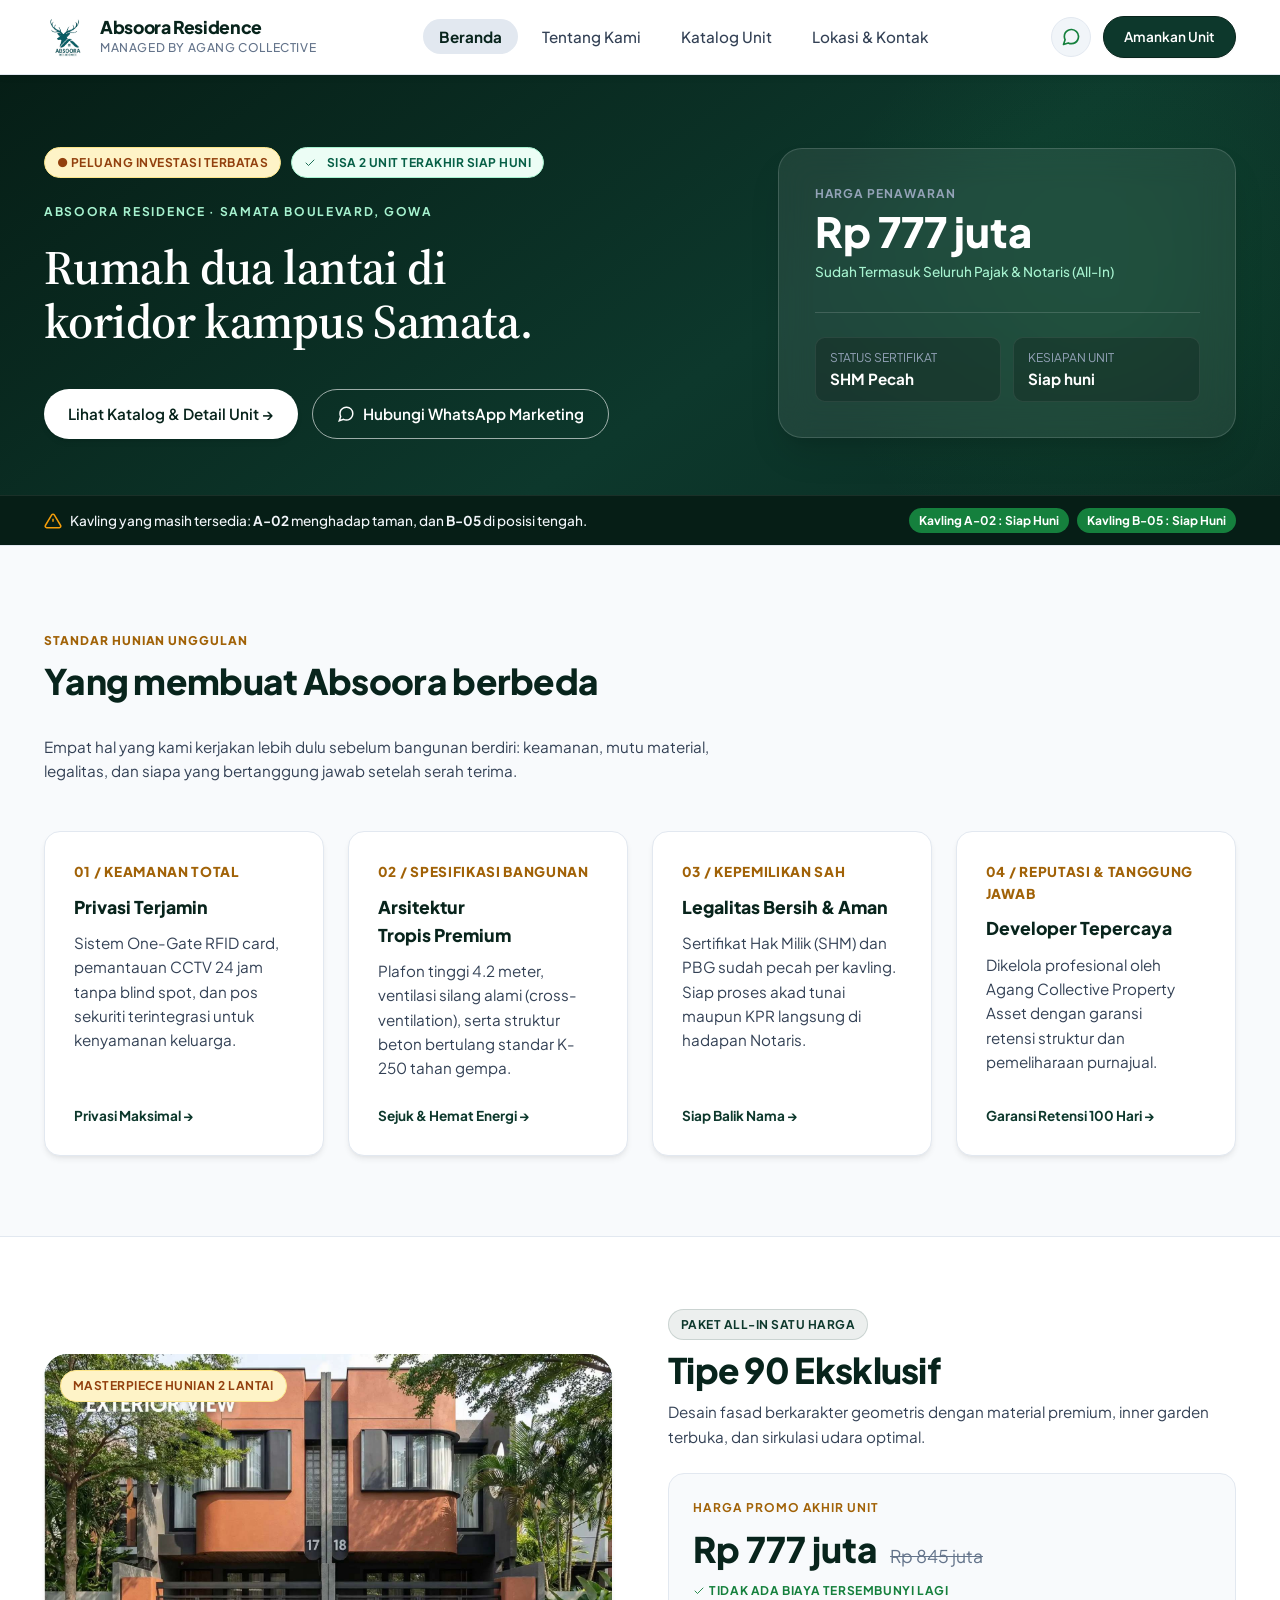
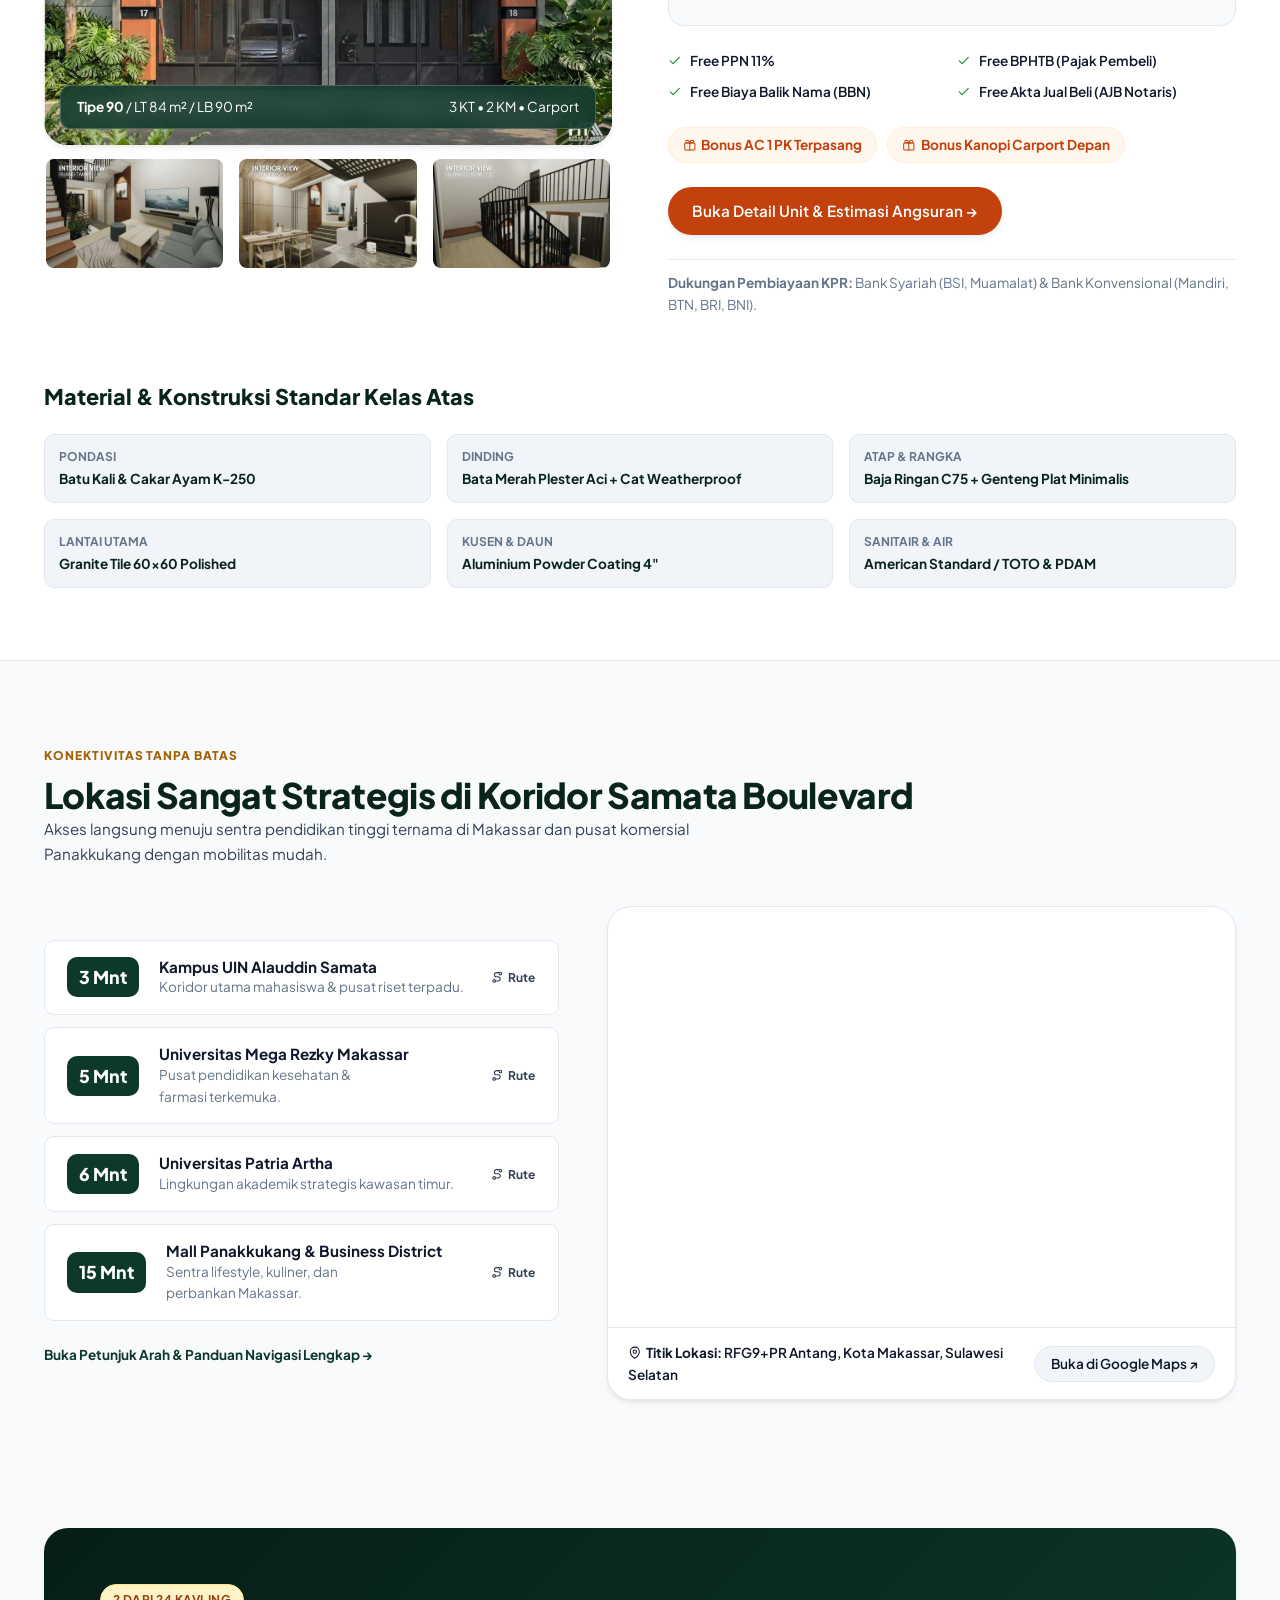
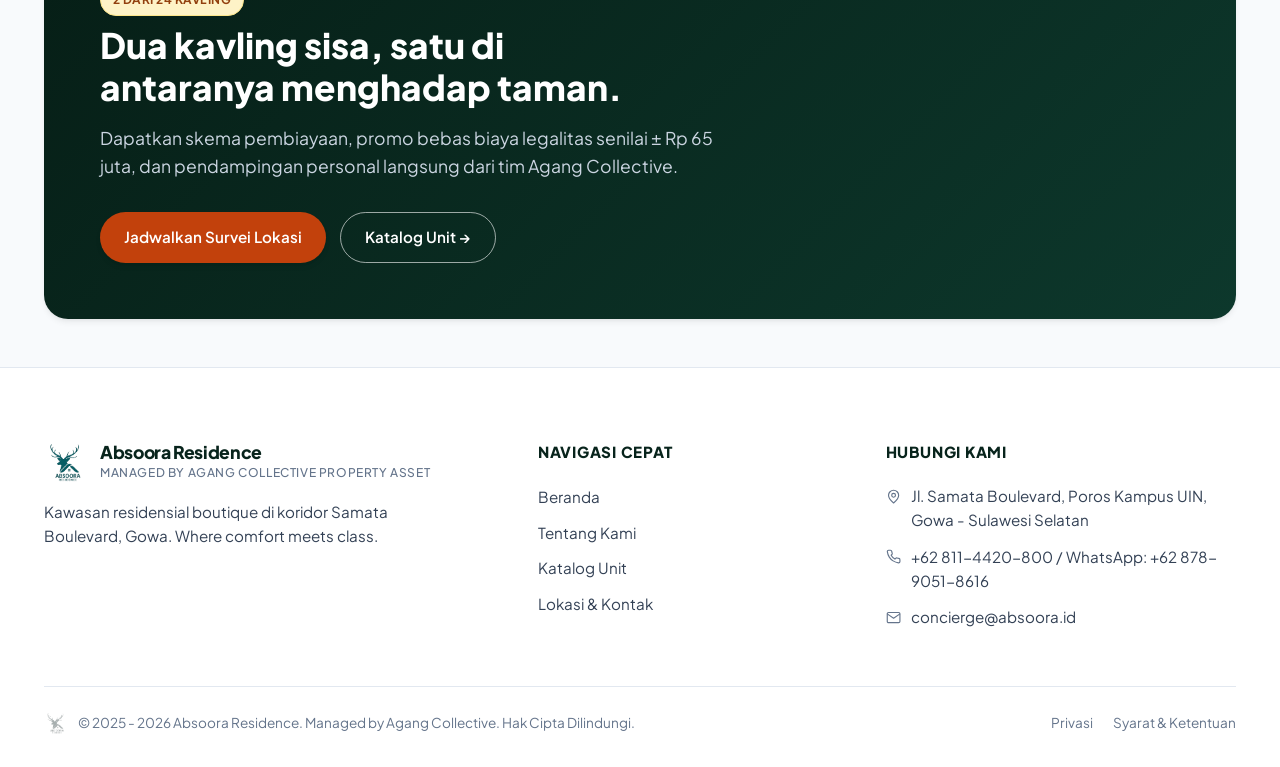
<file: index.html>
<!DOCTYPE html>
<html lang="id">
<head>
  <meta charset="UTF-8">
  <meta name="viewport" content="width=device-width, initial-scale=1.0">
  <title>Absoora Residence | Where Comfort Meets Class - Samata Boulevard Gowa</title>
  <meta name="description" content="Cluster 2 lantai Tipe 90 di Samata Boulevard, Gowa - Makassar. Tersedia 2 unit siap huni, SHM pecah, harga all-in Rp 777 juta.">
  <link rel="icon" type="image/png" href="assets/images/logo.png">
  <link rel="stylesheet" href="assets/css/style.css">
</head>
<body>

  <!-- Site Header -->
  <header class="site-header">
    <div class="container header-container">
      <a href="index.html" class="header-brand">
        <img src="assets/images/logo.png" alt="Logo Absoora Residence" class="brand-logo-img">
        <div class="brand-info">
          <span class="brand-name">Absoora Residence</span>
          <span class="brand-sub">Managed by Agang Collective</span>
        </div>
      </a>

      <!-- Desktop & Mobile Navigation -->
      <nav class="header-nav" id="nav-menu-list">
        <ul class="nav-list">
          <li><a href="index.html" class="nav-link active">Beranda</a></li>
          <li><a href="tentang-kami.html" class="nav-link">Tentang Kami</a></li>
          <li><a href="katalog-unit.html" class="nav-link">Katalog Unit</a></li>
          <li><a href="lokasi-kontak.html" class="nav-link">Lokasi & Kontak</a></li>
        </ul>
      </nav>

      <!-- Header Action Buttons -->
      <div class="header-actions">
        <a href="https://wa.me/6287890518616?text=Halo%20kak,%20Saya%20ingin%20info%20lebih%20lanjut%20tentang%20Absoora%20Residence" target="_blank" rel="noopener noreferrer" class="btn-icon-wa" title="Chat WhatsApp Marketing">
          <svg width="20" height="20" viewBox="0 0 24 24" fill="none" stroke="currentColor" stroke-width="2" stroke-linecap="round" stroke-linejoin="round"><path d="M21 11.5a8.38 8.38 0 0 1-.9 3.8 8.5 8.5 0 0 1-7.6 4.7 8.38 8.38 0 0 1-3.8-.9L3 21l1.9-5.7a8.38 8.38 0 0 1-.9-3.8 8.5 8.5 0 0 1 4.7-7.6 8.38 8.38 0 0 1 3.8-.9h.5a8.48 8.48 0 0 1 8 8v.5z"/></svg>
        </a>
        <a href="https://wa.me/6287890518616?text=Halo%20kak,,%20saya%20ingin%20amankan%20rumah%20tipe%2090%20Absoora%20Residence" target="_blank" rel="noopener noreferrer" class="btn-header-cta">
          Amankan Unit
        </a>
        <button class="nav-toggle" id="nav-toggle-btn" aria-label="Toggle Menu">
          <span class="ico" data-icon="menu"></span>
        </button>
      </div>
    </div>
  </header>

  <main>
    <!-- Hero Section -->
    <section class="hero-section">
      <div class="container">
        <div class="hero-grid">
          <div class="hero-content">
            <div class="hero-badges">
              <span class="badge badge-warning">● Peluang Investasi Terbatas</span>
              <span class="badge badge-success"><span class="ico" data-icon="check"></span>Sisa 2 Unit Terakhir Siap Huni</span>
            </div>
            <p class="hero-eyebrow">Absoora Residence · Samata Boulevard, Gowa</p>
            <h1 class="hero-title">Rumah dua lantai di koridor kampus Samata.</h1>
            <div class="hero-ctas">
              <a href="katalog-unit.html" class="btn btn-white">
                Lihat Katalog & Detail Unit →
              </a>
              <a href="https://wa.me/6287890518616?text=Halo%20kak,%20Saya%20ingin%20info%20lebih%20lanjut%20tentang%20Absoora%20Residence" target="_blank" rel="noopener noreferrer" class="btn btn-outline-white">
                <svg width="18" height="18" viewBox="0 0 24 24" fill="none" stroke="currentColor" stroke-width="2"><path d="M21 11.5a8.38 8.38 0 0 1-.9 3.8 8.5 8.5 0 0 1-7.6 4.7 8.38 8.38 0 0 1-3.8-.9L3 21l1.9-5.7a8.38 8.38 0 0 1-.9-3.8 8.5 8.5 0 0 1 4.7-7.6 8.38 8.38 0 0 1 3.8-.9h.5a8.48 8.48 0 0 1 8 8v.5z"/></svg>
                Hubungi WhatsApp Marketing
              </a>
            </div>
          </div>

          <!-- Floating Price Card -->
          <div class="hero-price-card">
            <div class="price-card-label">Harga penawaran</div>
            <div class="price-card-amount">Rp 777 juta</div>
            <div class="price-card-sub">Sudah Termasuk Seluruh Pajak & Notaris (All-In)</div>
            <div class="price-status-grid">
              <div class="status-cell">
                <div class="status-label">Status Sertifikat</div>
                <div class="status-value">SHM Pecah</div>
              </div>
              <div class="status-cell">
                <div class="status-label">Kesiapan Unit</div>
                <div class="status-value">Siap huni</div>
              </div>
            </div>
          </div>
        </div>
      </div>
    </section>

    <!-- Alert Bar under Hero -->
    <div class="hero-alert-bar">
      <div class="container alert-bar-inner">
        <div class="alert-message">
          <svg width="18" height="18" viewBox="0 0 24 24" fill="none" stroke="#f59e0b" stroke-width="2"><path d="M10.29 3.86L1.82 18a2 2 0 0 0 1.71 3h16.94a2 2 0 0 0 1.71-3L13.71 3.86a2 2 0 0 0-3.42 0z"/><line x1="12" y1="9" x2="12" y2="13"/><line x1="12" y1="17" x2="12.01" y2="17"/></svg>
          <span>Kavling yang masih tersedia: <strong>A-02</strong> menghadap taman, dan <strong>B-05</strong> di posisi tengah.</span>
        </div>
        <div class="alert-tags">
          <span class="unit-tag">Kavling A-02 : Siap Huni</span>
          <span class="unit-tag">Kavling B-05 : Siap Huni</span>
        </div>
      </div>
    </div>

    <!-- Section 4 pilar keunggulan -->
    <section class="section-pillars">
      <div class="container">
        <div class="pillars-header">
          <div>
            <span class="section-tag">Standar Hunian Unggulan</span>
            <h2 class="section-title">Yang membuat Absoora berbeda</h2>
          </div>
          <p class="section-desc">
            Empat hal yang kami kerjakan lebih dulu sebelum bangunan berdiri: keamanan, mutu material, legalitas, dan siapa yang bertanggung jawab setelah serah terima.
          </p>
        </div>

        <div class="pillars-grid">
          <!-- Card 1 -->
          <div class="pillar-card">
            <div>
              <div class="pillar-num">01 / Keamanan Total</div>
              <h3 class="pillar-title">Privasi Terjamin</h3>
              <p class="pillar-text">Sistem One-Gate RFID card, pemantauan CCTV 24 jam tanpa blind spot, dan pos sekuriti terintegrasi untuk kenyamanan keluarga.</p>
            </div>
            <a href="tentang-kami.html" class="pillar-link">Privasi Maksimal →</a>
          </div>

          <!-- Card 2 -->
          <div class="pillar-card">
            <div>
              <div class="pillar-num">02 / Spesifikasi Bangunan</div>
              <h3 class="pillar-title">Arsitektur Tropis Premium</h3>
              <p class="pillar-text">Plafon tinggi 4.2 meter, ventilasi silang alami (cross-ventilation), serta struktur beton bertulang standar K-250 tahan gempa.</p>
            </div>
            <a href="detail-unit.html" class="pillar-link">Sejuk & Hemat Energi →</a>
          </div>

          <!-- Card 3 -->
          <div class="pillar-card">
            <div>
              <div class="pillar-num">03 / Kepemilikan Sah</div>
              <h3 class="pillar-title">Legalitas Bersih & Aman</h3>
              <p class="pillar-text">Sertifikat Hak Milik (SHM) dan PBG sudah pecah per kavling. Siap proses akad tunai maupun KPR langsung di hadapan Notaris.</p>
            </div>
            <a href="katalog-unit.html" class="pillar-link">Siap Balik Nama →</a>
          </div>

          <!-- Card 4 -->
          <div class="pillar-card">
            <div>
              <div class="pillar-num">04 / Reputasi & Tanggung Jawab</div>
              <h3 class="pillar-title">Developer Tepercaya</h3>
              <p class="pillar-text">Dikelola profesional oleh Agang Collective Property Asset dengan garansi retensi struktur dan pemeliharaan purnajual.</p>
            </div>
            <a href="tentang-kami.html" class="pillar-link">Garansi Retensi 100 Hari →</a>
          </div>
        </div>
      </div>
    </section>

    <!-- Masterpiece Unit Section (Tipe 90 Eksklusif) -->
    <section class="section-unit-highlight">
      <div class="container">
        <div class="unit-showcase-grid">
          <!-- Media Column -->
          <div class="showcase-media">
            <div class="media-main-wrap">
              <img src="assets/images/hero-front.jpg" alt="Tampak Depan Rumah Tipe 90 Absoora Residence">
              <span class="badge badge-warning media-tag-overlay">Masterpiece Hunian 2 Lantai</span>
              <div class="media-specs-overlay">
                <span><strong>Tipe 90</strong> / LT 84 m² / LB 90 m²</span>
                <span>3 KT • 2 KM • Carport</span>
              </div>
            </div>
            <div class="media-thumbs">
              <a href="detail-unit.html" class="media-thumb-btn" title="Ruang Tamu">
                <img src="assets/images/living-room.jpg" alt="Interior Living Room">
              </a>
              <a href="detail-unit.html" class="media-thumb-btn" title="Ruang Makan & Dapur">
                <img src="assets/images/dining-room.jpg" alt="Ruang Makan">
              </a>
              <a href="detail-unit.html" class="media-thumb-btn" title="Selasar Lantai 2">
                <img src="assets/images/second-floor.jpg" alt="Selasar Lantai 2">
              </a>
            </div>
          </div>

          <!-- Details Column -->
          <div class="showcase-details">
            <div>
              <span class="badge badge-dark">Paket All-In Satu Harga</span>
              <h2 class="section-title mt-8">Tipe 90 Eksklusif</h2>
              <p class="section-desc mt-8">
                Desain fasad berkarakter geometris dengan material premium, inner garden terbuka, dan sirkulasi udara optimal.
              </p>
            </div>

            <div class="unit-promo-price-box">
              <div class="promo-label">Harga Promo Akhir Unit</div>
              <div class="promo-price-row">
                <span class="promo-price">Rp 777 juta</span>
                <span class="original-price">Rp 845 juta</span>
              </div>
              <div class="promo-note"><span class="ico" data-icon="check"></span>TIDAK ADA BIAYA TERSEMBUNYI LAGI</div>
            </div>

            <!-- Benefits Checklist -->
            <div class="promo-benefits-grid">
              <div class="benefit-item">
                <span class="benefit-check"><span class="ico" data-icon="check"></span></span> Free PPN 11%
              </div>
              <div class="benefit-item">
                <span class="benefit-check"><span class="ico" data-icon="check"></span></span> Free BPHTB (Pajak Pembeli)
              </div>
              <div class="benefit-item">
                <span class="benefit-check"><span class="ico" data-icon="check"></span></span> Free Biaya Balik Nama (BBN)
              </div>
              <div class="benefit-item">
                <span class="benefit-check"><span class="ico" data-icon="check"></span></span> Free Akta Jual Beli (AJB Notaris)
              </div>
            </div>

            <div class="bonus-pills">
              <span class="bonus-pill"><span class="ico" data-icon="gift"></span>Bonus AC 1 PK Terpasang</span>
              <span class="bonus-pill"><span class="ico" data-icon="gift"></span>Bonus Kanopi Carport Depan</span>
            </div>

            <div>
              <a href="detail-unit.html" class="btn btn-primary-orange">
                Buka Detail Unit & Estimasi Angsuran →
              </a>
            </div>

            <!-- Bank Financing Note -->
            <div style="font-size: var(--fs-sm); color: var(--color-text-muted); border-top: 1px solid var(--border-light); padding-top: 12px">
              <strong>Dukungan Pembiayaan KPR:</strong> Bank Syariah (BSI, Muamalat) & Bank Konvensional (Mandiri, BTN, BRI, BNI).
            </div>
          </div>
        </div>

        <!-- Material & Construction Specs Row -->
        <div class="mt-64">
          <h3 style="font-size: var(--fs-lg); font-weight: 800; color: var(--color-primary-dark); margin-bottom: 1.25rem">
            Material & Konstruksi Standar Kelas Atas
          </h3>
          <div class="material-specs-grid">
            <div class="material-spec-card">
              <div class="material-spec-title">Pondasi</div>
              <div class="material-spec-val">Batu Kali & Cakar Ayam K-250</div>
            </div>
            <div class="material-spec-card">
              <div class="material-spec-title">Dinding</div>
              <div class="material-spec-val">Bata Merah Plester Aci + Cat Weatherproof</div>
            </div>
            <div class="material-spec-card">
              <div class="material-spec-title">Atap & Rangka</div>
              <div class="material-spec-val">Baja Ringan C75 + Genteng Plat Minimalis</div>
            </div>
            <div class="material-spec-card">
              <div class="material-spec-title">Lantai Utama</div>
              <div class="material-spec-val">Granite Tile 60×60 Polished</div>
            </div>
            <div class="material-spec-card">
              <div class="material-spec-title">Kusen & Daun</div>
              <div class="material-spec-val">Aluminium Powder Coating 4"</div>
            </div>
            <div class="material-spec-card">
              <div class="material-spec-title">Sanitair & Air</div>
              <div class="material-spec-val">American Standard / TOTO & PDAM</div>
            </div>
          </div>
        </div>
      </div>
    </section>

    <!-- Connectivity & Google Maps Embed Section -->
    <section class="section-connectivity">
      <div class="container">
        <div>
          <span class="section-tag">Konektivitas Tanpa Batas</span>
          <h2 class="section-title">Lokasi Sangat Strategis di Koridor Samata Boulevard</h2>
          <p class="section-desc">
            Akses langsung menuju sentra pendidikan tinggi ternama di Makassar dan pusat komersial Panakkukang dengan mobilitas mudah.
          </p>
        </div>

        <div class="connectivity-grid">
          <!-- Left: Commute times -->
          <div class="commute-cards-list">
            <a class="commute-card" href="https://www.google.com/maps/dir/?api=1&origin=Kampus%202%20UIN%20Alauddin%20Makassar%20Samata&destination=-5.1714583%2C119.4711739&travelmode=driving" target="_blank" rel="noopener noreferrer" title="Buka rute dari Kampus 2 UIN Alauddin Makassar Samata ke Absoora Residence">
              <div class="commute-time-badge">3 Mnt</div>
              <div class="commute-info">
                <h4>Kampus UIN Alauddin Samata</h4>
                <p>Koridor utama mahasiswa & pusat riset terpadu.</p>
              </div>
            <span class="commute-route-hint"><span class="ico" data-icon="route"></span>Rute</span></a>
            <a class="commute-card" href="https://www.google.com/maps/dir/?api=1&origin=Universitas%20Mega%20Rezky%20Makassar&destination=-5.1714583%2C119.4711739&travelmode=driving" target="_blank" rel="noopener noreferrer" title="Buka rute dari Universitas Mega Rezky Makassar ke Absoora Residence">
              <div class="commute-time-badge">5 Mnt</div>
              <div class="commute-info">
                <h4>Universitas Mega Rezky Makassar</h4>
                <p>Pusat pendidikan kesehatan & farmasi terkemuka.</p>
              </div>
            <span class="commute-route-hint"><span class="ico" data-icon="route"></span>Rute</span></a>
            <a class="commute-card" href="https://www.google.com/maps/dir/?api=1&origin=Universitas%20Patria%20Artha%20Makassar&destination=-5.1714583%2C119.4711739&travelmode=driving" target="_blank" rel="noopener noreferrer" title="Buka rute dari Universitas Patria Artha Makassar ke Absoora Residence">
              <div class="commute-time-badge">6 Mnt</div>
              <div class="commute-info">
                <h4>Universitas Patria Artha</h4>
                <p>Lingkungan akademik strategis kawasan timur.</p>
              </div>
            <span class="commute-route-hint"><span class="ico" data-icon="route"></span>Rute</span></a>
            <a class="commute-card" href="https://www.google.com/maps/dir/?api=1&origin=Mall%20Panakkukang%20Makassar&destination=-5.1714583%2C119.4711739&travelmode=driving" target="_blank" rel="noopener noreferrer" title="Buka rute dari Mall Panakkukang Makassar ke Absoora Residence">
              <div class="commute-time-badge">15 Mnt</div>
              <div class="commute-info">
                <h4>Mall Panakkukang & Business District</h4>
                <p>Sentra lifestyle, kuliner, dan perbankan Makassar.</p>
              </div>
            <span class="commute-route-hint"><span class="ico" data-icon="route"></span>Rute</span></a>
            <div class="mt-8">
              <a style="font-weight: 700" href="lokasi-kontak.html" class="pillar-link">
                Buka Petunjuk Arah & Panduan Navigasi Lengkap →
              </a>
            </div>
          </div>

          <!-- Right: Interactive Google Maps Embed -->
          <div class="map-embed-wrapper">
            <!-- Embed Interactive Google Maps for Absoora (Antang / Samata) -->
            <iframe
              class="map-iframe"
              src="https://maps.google.com/maps?q=-5.1731788,119.4695516&hl=id&z=15&output=embed"
              allowfullscreen=""
              loading="lazy"
              referrerpolicy="no-referrer-when-downgrade"
              title="Peta Interaktif Lokasi Absoora Residence">
            </iframe>
            <div class="map-floating-bar">
              <div class="map-bar-text">
                <span class="ico" data-icon="pin"></span><strong>Titik Lokasi:</strong> RFG9+PR Antang, Kota Makassar, Sulawesi Selatan
              </div>
              <a style="padding: 6px 16px; font-size: var(--fs-sm)" href="https://maps.app.goo.gl/V78zn9myAa6kSxkH8" target="_blank" rel="noopener noreferrer" class="btn btn-secondary">
                Buka di Google Maps ↗
              </a>
            </div>
          </div>
        </div>
      </div>
    </section>

    <!-- Pre-Footer Call to Action Banner -->
    <div class="container">
      <div class="pre-footer-banner">
        <div class="pre-footer-content">
          <span class="badge badge-warning">2 dari 24 kavling</span>
          <h2 class="pre-footer-title">Dua kavling sisa, satu di antaranya menghadap taman.</h2>
          <p class="pre-footer-desc">
            Dapatkan skema pembiayaan, promo bebas biaya legalitas senilai ± Rp 65 juta, dan pendampingan personal langsung dari tim Agang Collective.
          </p>
          <div class="pre-footer-actions">
            <!-- Tombol 'Jadwalkan Survei Lokasi' sesuai arahan prompt -->
            <a href="https://wa.me/6287890518616?text=Halo%20kak,%20ingin%20Survei%20Lokasi%20rumah%20Absoora%20Residence%20bersama%20kakak" target="_blank" rel="noopener noreferrer" class="btn btn-primary-orange">
              Jadwalkan Survei Lokasi
            </a>
            <!-- Tombol 'Katalog Unit' langsung menuju halaman Katalog Unit -->
            <a href="katalog-unit.html" class="btn btn-outline-white">
              Katalog Unit →
            </a>
          </div>
        </div>
      </div>
    </div>
  </main>

  <!-- Site Footer -->
  <footer class="site-footer">
    <div class="container">
      <div class="footer-grid">
        <!-- Col 1: Brand Info -->
        <div>
          <div class="header-brand mb-16">
            <img src="assets/images/logo.png" alt="Logo Absoora" class="brand-logo-img">
            <div class="brand-info">
              <span class="brand-name">Absoora Residence</span>
              <span class="brand-sub">Managed by Agang Collective Property Asset</span>
            </div>
          </div>
          <p class="footer-blurb">
            Kawasan residensial boutique di koridor Samata Boulevard, Gowa. Where comfort meets class.
          </p>
        </div>

        <!-- Col 2: Navigasi Cepat -->
        <div>
          <h4 class="footer-col-title">Navigasi Cepat</h4>
          <ul class="footer-links-list">
            <li><a href="index.html" class="footer-link">Beranda</a></li>
            <li><a href="tentang-kami.html" class="footer-link">Tentang Kami</a></li>
            <li><a href="katalog-unit.html" class="footer-link">Katalog Unit</a></li>
            <li><a href="lokasi-kontak.html" class="footer-link">Lokasi & Kontak</a></li>
          </ul>
        </div>

        <!-- Col 3: Hubungi Kami -->
        <div>
          <h4 class="footer-col-title">Hubungi Kami</h4>
          <div class="footer-contact-items">
            <div class="footer-contact-row">
              <span><span class="ico" data-icon="pin"></span></span>
              <span>Jl. Samata Boulevard, Poros Kampus UIN, Gowa - Sulawesi Selatan</span>
            </div>
            <div class="footer-contact-row">
              <span><span class="ico" data-icon="phone"></span></span>
              <span>+62 811-4420-800 / WhatsApp: +62 878-9051-8616</span>
            </div>
            <div class="footer-contact-row">
              <span><span class="ico" data-icon="mail"></span></span>
              <span>concierge@absoora.id</span>
            </div>
          </div>
        </div>
      </div>

      <!-- Footer Bottom Bar with Watermark kecil -->
      <div class="footer-bottom-bar">
        <div class="footer-watermark-wrap">
          <img src="assets/images/logo.png" alt="Watermark Absoora Residence" class="footer-watermark-logo" title="Absoora Residence Watermark">
          <span>© 2025 - 2026 Absoora Residence. Managed by Agang Collective. Hak Cipta Dilindungi.</span>
        </div>
        <div class="footer-legal-links">
          <a href="legal.html#privasi">Privasi</a>
          <a href="legal.html#syarat">Syarat &amp; Ketentuan</a>
        </div>
      </div>
    </div>
  </footer>

  <script src="assets/js/main.js"></script>
</body>
</html>
</file>
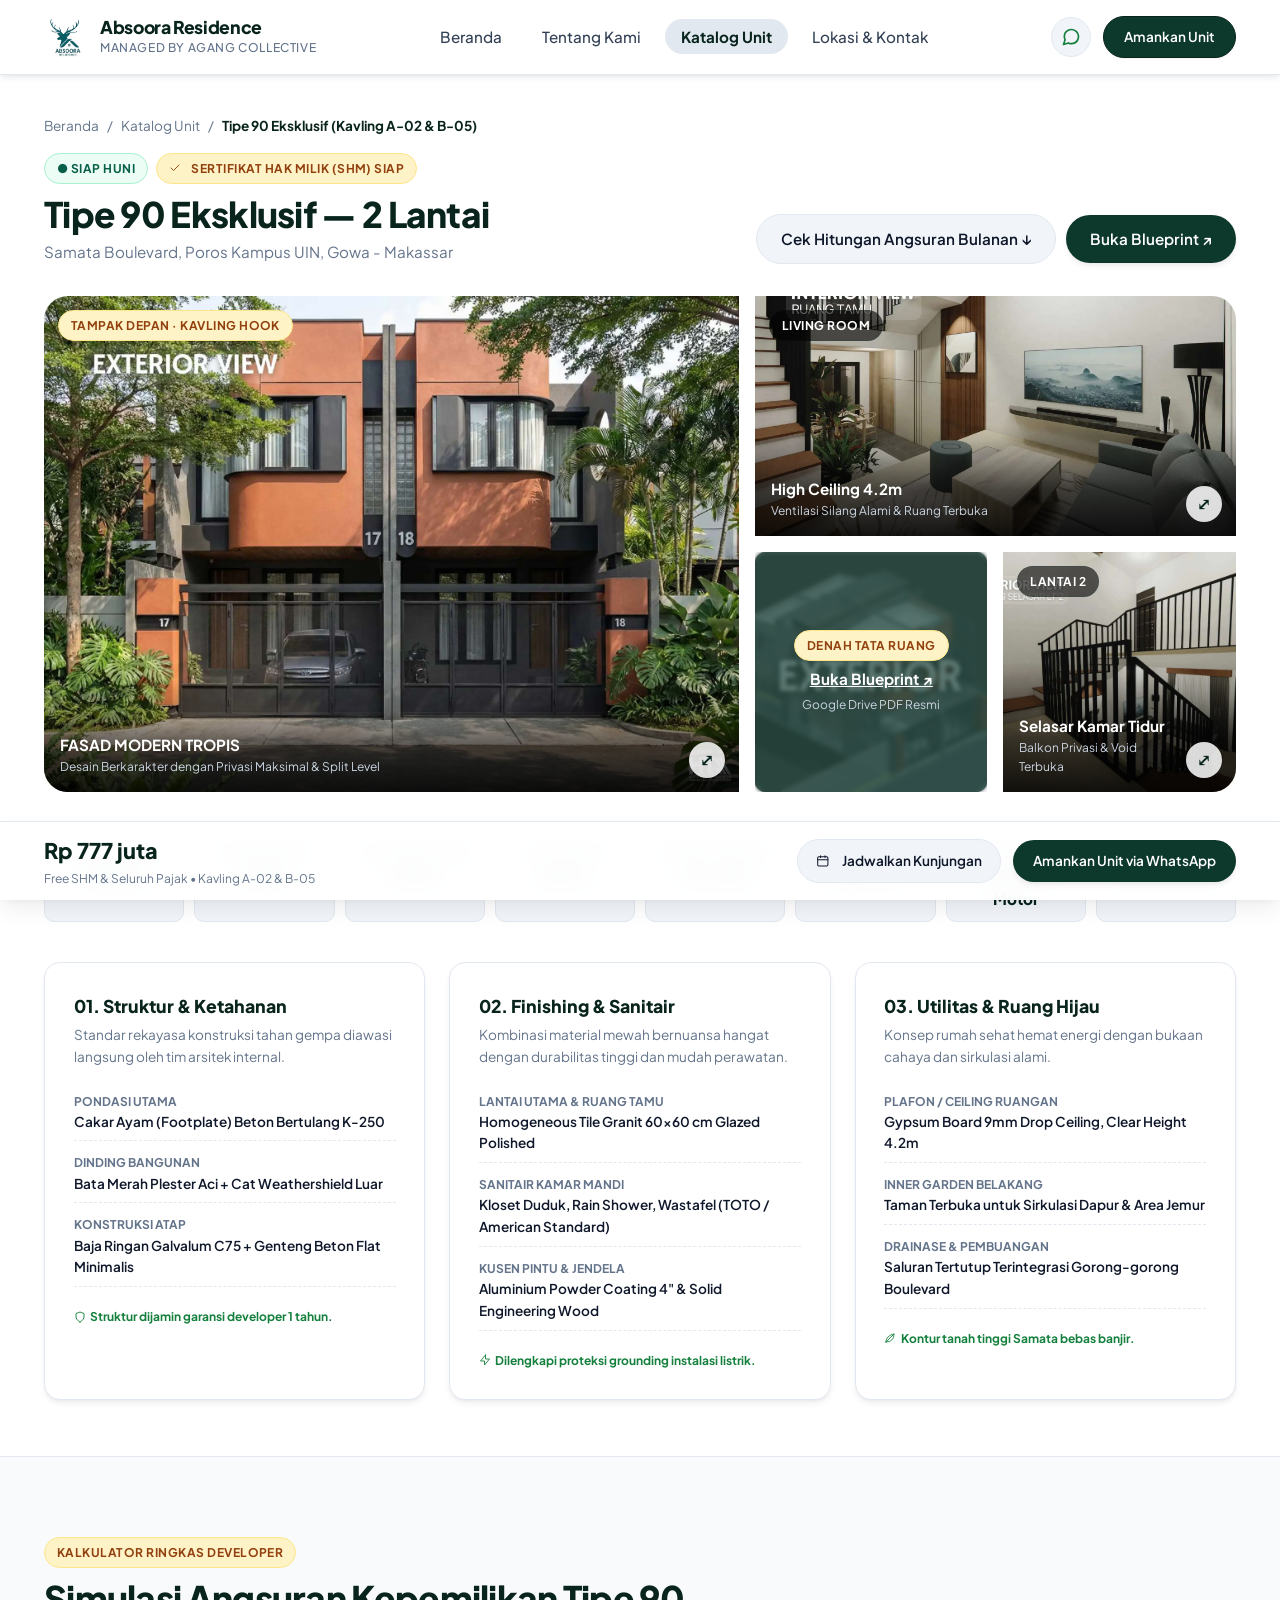
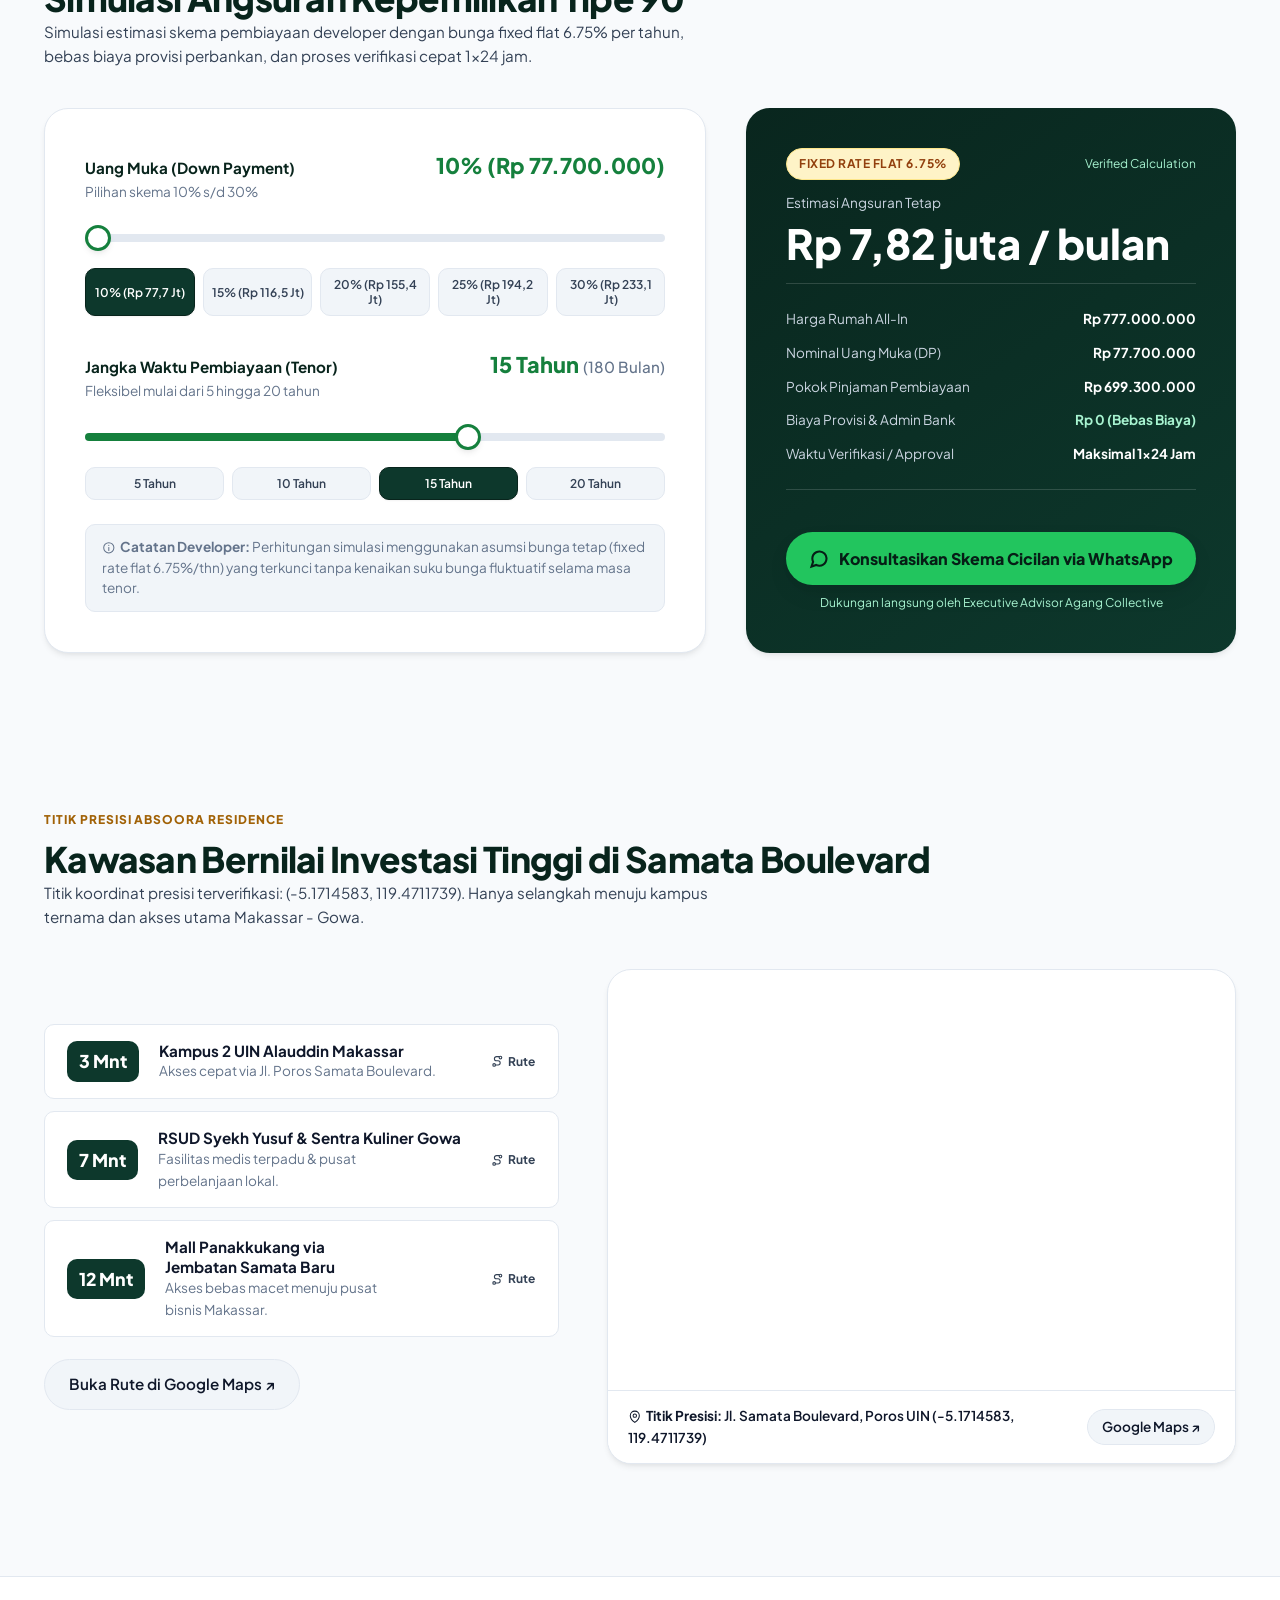
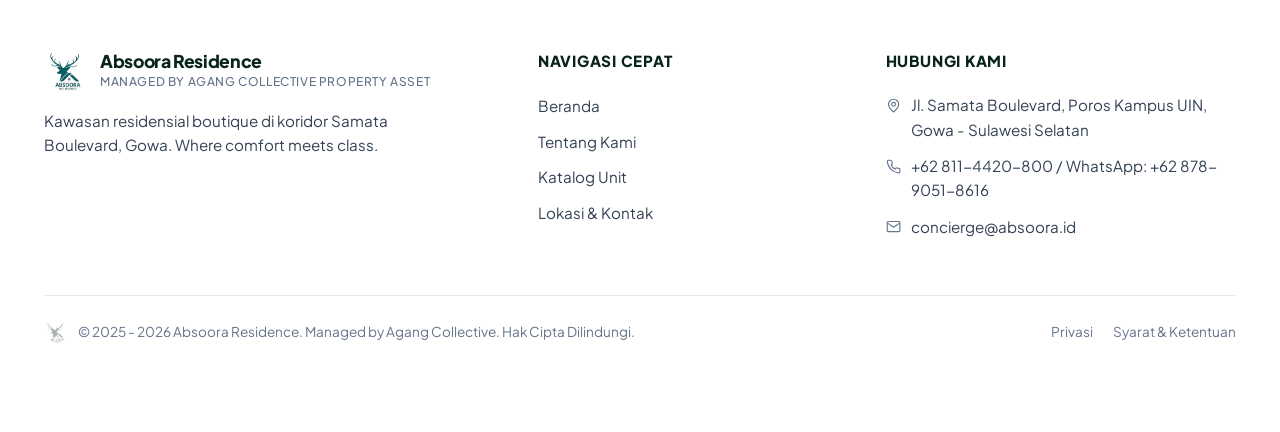
<file: detail-unit.html>
<!DOCTYPE html>
<html lang="id">
<head>
  <meta charset="UTF-8">
  <meta name="viewport" content="width=device-width, initial-scale=1.0">
  <title>Tipe 90 Eksklusif — Spesifikasi, Denah & Simulasi KPR | Absoora Residence</title>
  <meta name="description" content="Spesifikasi teknis, denah, galeri arsitektur, dan simulasi cicilan KPR Tipe 90 Absoora Residence, Samata Boulevard Gowa.">
  <link rel="icon" type="image/png" href="assets/images/logo.png">
  <link rel="stylesheet" href="assets/css/style.css">
</head>
<body>

  <!-- Site Header -->
  <header class="site-header">
    <div class="container header-container">
      <a href="index.html" class="header-brand">
        <img src="assets/images/logo.png" alt="Logo Absoora Residence" class="brand-logo-img">
        <div class="brand-info">
          <span class="brand-name">Absoora Residence</span>
          <span class="brand-sub">Managed by Agang Collective</span>
        </div>
      </a>

      <!-- Desktop & Mobile Navigation -->
      <nav class="header-nav" id="nav-menu-list">
        <ul class="nav-list">
          <li><a href="index.html" class="nav-link">Beranda</a></li>
          <li><a href="tentang-kami.html" class="nav-link">Tentang Kami</a></li>
          <li><a href="katalog-unit.html" class="nav-link active">Katalog Unit</a></li>
          <li><a href="lokasi-kontak.html" class="nav-link">Lokasi & Kontak</a></li>
        </ul>
      </nav>

      <!-- Header Action Buttons -->
      <div class="header-actions">
        <a href="https://wa.me/6287890518616?text=Halo%20kak,%20Saya%20ingin%20info%20lebih%20lanjut%20tentang%20Absoora%20Residence" target="_blank" rel="noopener noreferrer" class="btn-icon-wa" title="Chat WhatsApp Marketing">
          <svg width="20" height="20" viewBox="0 0 24 24" fill="none" stroke="currentColor" stroke-width="2" stroke-linecap="round" stroke-linejoin="round"><path d="M21 11.5a8.38 8.38 0 0 1-.9 3.8 8.5 8.5 0 0 1-7.6 4.7 8.38 8.38 0 0 1-3.8-.9L3 21l1.9-5.7a8.38 8.38 0 0 1-.9-3.8 8.5 8.5 0 0 1 4.7-7.6 8.38 8.38 0 0 1 3.8-.9h.5a8.48 8.48 0 0 1 8 8v.5z"/></svg>
        </a>
        <a href="https://wa.me/6287890518616?text=Halo%20kak,,%20saya%20ingin%20amankan%20rumah%20tipe%2090%20Absoora%20Residence" target="_blank" rel="noopener noreferrer" class="btn-header-cta">
          Amankan Unit
        </a>
        <button class="nav-toggle" id="nav-toggle-btn" aria-label="Toggle Menu">
          <span class="ico" data-icon="menu"></span>
        </button>
      </div>
    </div>
  </header>

  <main>
    <!-- Detail Unit Hero Section -->
    <section class="detail-unit-hero">
      <div class="container">
        <!-- Breadcrumbs -->
        <div class="breadcrumbs">
          <a href="index.html">Beranda</a>
          <span>/</span>
          <a href="katalog-unit.html">Katalog Unit</a>
          <span>/</span>
          <span class="strong-dark">Tipe 90 Eksklusif (Kavling A-02 & B-05)</span>
        </div>

        <div style="display: flex; justify-content: space-between; align-items: flex-end; flex-wrap: wrap; gap: 1rem; margin-top: 1rem">
          <div>
            <div style="display: flex; gap: 8px; margin-bottom: 8px; flex-wrap: wrap">
              <span class="badge badge-success">● Siap huni</span>
              <span class="badge badge-warning"><span class="ico" data-icon="check"></span>Sertifikat Hak Milik (SHM) Siap</span>
            </div>
            <h1 class="section-title">Tipe 90 Eksklusif — 2 Lantai</h1>
            <p style="color: var(--color-text-muted); font-size: var(--fs-base); margin-top: 4px">
              Samata Boulevard, Poros Kampus UIN, Gowa - Makassar
            </p>
          </div>
          <div style="display: flex; gap: 10px; align-items: center">
            <a href="#kalkulator-kpr" class="btn btn-secondary">
              Cek Hitungan Angsuran Bulanan ↓
            </a>
            <a href="https://drive.google.com/file/d/1IK7ZLPpbgsncdEixWJZuDJznMKqkzHZj/view?usp=sharing" target="_blank" rel="noopener noreferrer" class="btn btn-primary-green">
              Buka Blueprint ↗
            </a>
          </div>
        </div>

        <!-- 4-Pane Asymmetrical Collage Grid with Lightbox Trigger -->
        <div class="detail-gallery-grid">
          <!-- Main Large Pane: Fasad Depan (Clicks opens Lightbox index 0) -->
          <div class="gallery-pane gallery-pane-main" onclick="openLightbox(0)" title="Klik untuk memperbesar tampilan fasad">
            <img src="assets/images/hero-front.jpg" alt="Tampak depan Tipe 90">
            <span class="badge badge-warning pane-badge-top">Tampak depan · kavling hook</span>
            <div class="pane-caption-bottom">
              <div class="pane-caption-title">FASAD MODERN TROPIS</div>
              <div class="pane-caption-sub">Desain Berkarakter dengan Privasi Maksimal & Split Level</div>
            </div>
            <div class="pane-expand-icon">⤢</div>
          </div>

          <!-- Top-Right Pane: Living Room (Clicks opens Lightbox index 1) -->
          <div class="gallery-pane" onclick="openLightbox(1)" title="Klik untuk memperbesar tampilan Living Room">
            <img src="assets/images/living-room.jpg" alt="Living Room Ceiling 4.2m">
            <span class="badge badge-dark pane-badge-top pane-badge-dark">Living Room</span>
            <div class="pane-caption-bottom">
              <div class="pane-caption-title">High Ceiling 4.2m</div>
              <div class="pane-caption-sub">Ventilasi Silang Alami & Ruang Terbuka</div>
            </div>
            <div class="pane-expand-icon">⤢</div>
          </div>

          <!-- Bottom-Right Subgrid: 2 Tiles (Floorplan/Blueprint + Second Floor) -->
          <div class="gallery-subgrid-bottom">
            <!-- Blueprint / Floorplan Card: Direct link to Google Drive Blueprint as requested -->
            <a href="https://drive.google.com/file/d/1IK7ZLPpbgsncdEixWJZuDJznMKqkzHZj/view?usp=sharing" target="_blank" rel="noopener noreferrer" class="floorplan-card-item" title="Buka Blueprint & Denah Lengkap di Google Drive">
              <img src="assets/images/floorplan-3d.jpg" alt="Denah Tata Ruang Blueprint">
              <div class="floorplan-overlay-btn">
                <span style="margin-bottom: 6px" class="badge badge-warning">Denah Tata Ruang</span>
                <span style="font-weight: 700; font-size: var(--fs-base); text-decoration: underline">Buka Blueprint ↗</span>
                <span style="font-size: var(--fs-xs); color: var(--color-text-on-dark-dim); margin-top: 4px">Google Drive PDF Resmi</span>
              </div>
            </a>

            <!-- Tile 2: Second Floor Corridor (Clicks opens Lightbox index 5) -->
            <div class="gallery-pane" onclick="openLightbox(5)" title="Klik untuk memperbesar tampilan Lantai 2">
              <img src="assets/images/second-floor.jpg" alt="Selasar Lantai 2">
              <span class="badge badge-dark pane-badge-top pane-badge-dark">Lantai 2</span>
              <div class="pane-caption-bottom">
                <div class="pane-caption-title">Selasar Kamar Tidur</div>
                <div class="pane-caption-sub">Balkon Privasi & Void Terbuka</div>
              </div>
              <div class="pane-expand-icon">⤢</div>
            </div>
          </div>
        </div>

        <!-- Quick Metrics 8-Badges Row -->
        <div class="metrics-badges-bar">
          <div class="metric-pill">
            <div class="metric-pill-label">Kamar Tidur</div>
            <div class="metric-pill-val">3 Kamar</div>
          </div>
          <div class="metric-pill">
            <div class="metric-pill-label">Kamar Mandi</div>
            <div class="metric-pill-val">2 Unit</div>
          </div>
          <div class="metric-pill">
            <div class="metric-pill-label">Luas Bangunan</div>
            <div class="metric-pill-val">90 m²</div>
          </div>
          <div class="metric-pill">
            <div class="metric-pill-label">Luas Tanah</div>
            <div class="metric-pill-val">84 m²</div>
          </div>
          <div class="metric-pill">
            <div class="metric-pill-label">Dimensi Kavling</div>
            <div class="metric-pill-val">7m x 12m</div>
          </div>
          <div class="metric-pill">
            <div class="metric-pill-label">Daya Listrik</div>
            <div class="metric-pill-val">2200 VA</div>
          </div>
          <div class="metric-pill">
            <div class="metric-pill-label">Kapasitas Parkir</div>
            <div class="metric-pill-val">1 Mobil + 2 Motor</div>
          </div>
          <div class="metric-pill">
            <div class="metric-pill-label">Sumber Air</div>
            <div class="metric-pill-val">PDAM Bersih</div>
          </div>
        </div>

        <!-- 3 Columns Detailed Structural Specifications Cards -->
        <div class="specs-three-columns">
          <!-- Card 1: Struktur & Ketahanan -->
          <div class="specs-column-card">
            <h3 class="specs-column-title">01. Struktur & Ketahanan</h3>
            <p class="specs-column-sub">Standar rekayasa konstruksi tahan gempa diawasi langsung oleh tim arsitek internal.</p>
            <div class="specs-items-list">
              <div class="specs-row">
                <div class="specs-row-title">Pondasi Utama</div>
                <div class="specs-row-desc">Cakar Ayam (Footplate) Beton Bertulang K-250</div>
              </div>
              <div class="specs-row">
                <div class="specs-row-title">Dinding Bangunan</div>
                <div class="specs-row-desc">Bata Merah Plester Aci + Cat Weathershield Luar</div>
              </div>
              <div class="specs-row">
                <div class="specs-row-title">Konstruksi Atap</div>
                <div class="specs-row-desc">Baja Ringan Galvalum C75 + Genteng Beton Flat Minimalis</div>
              </div>
            </div>
            <div class="spec-footnote">
              <span class="ico" data-icon="shield"></span>Struktur dijamin garansi developer 1 tahun.
            </div>
          </div>

          <!-- Card 2: Finishing & Sanitair -->
          <div class="specs-column-card">
            <h3 class="specs-column-title">02. Finishing & Sanitair</h3>
            <p class="specs-column-sub">Kombinasi material mewah bernuansa hangat dengan durabilitas tinggi dan mudah perawatan.</p>
            <div class="specs-items-list">
              <div class="specs-row">
                <div class="specs-row-title">Lantai Utama & Ruang Tamu</div>
                <div class="specs-row-desc">Homogeneous Tile Granit 60×60 cm Glazed Polished</div>
              </div>
              <div class="specs-row">
                <div class="specs-row-title">Sanitair Kamar Mandi</div>
                <div class="specs-row-desc">Kloset Duduk, Rain Shower, Wastafel (TOTO / American Standard)</div>
              </div>
              <div class="specs-row">
                <div class="specs-row-title">Kusen Pintu & Jendela</div>
                <div class="specs-row-desc">Aluminium Powder Coating 4" & Solid Engineering Wood</div>
              </div>
            </div>
            <div class="spec-footnote">
              <span class="ico" data-icon="zap"></span>Dilengkapi proteksi grounding instalasi listrik.
            </div>
          </div>

          <!-- Card 3: Utilitas & Ruang Hijau -->
          <div class="specs-column-card">
            <h3 class="specs-column-title">03. Utilitas & Ruang Hijau</h3>
            <p class="specs-column-sub">Konsep rumah sehat hemat energi dengan bukaan cahaya dan sirkulasi alami.</p>
            <div class="specs-items-list">
              <div class="specs-row">
                <div class="specs-row-title">Plafon / Ceiling Ruangan</div>
                <div class="specs-row-desc">Gypsum Board 9mm Drop Ceiling, Clear Height 4.2m</div>
              </div>
              <div class="specs-row">
                <div class="specs-row-title">Inner Garden Belakang</div>
                <div class="specs-row-desc">Taman Terbuka untuk Sirkulasi Dapur & Area Jemur</div>
              </div>
              <div class="specs-row">
                <div class="specs-row-title">Drainase & Pembuangan</div>
                <div class="specs-row-desc">Saluran Tertutup Terintegrasi Gorong-gorong Boulevard</div>
              </div>
            </div>
            <div class="spec-footnote">
              <span class="ico" data-icon="leaf"></span>Kontur tanah tinggi Samata bebas banjir.
            </div>
          </div>
        </div>
      </div>
    </section>

    <!-- Kalkulator Ringkas Developer Section -->
    <section class="section-kpr-calculator" id="kalkulator-kpr">
      <div class="container">
        <div>
          <span class="badge badge-warning">Kalkulator Ringkas Developer</span>
          <h2 class="section-title mt-8">Simulasi Angsuran Kepemilikan Tipe 90</h2>
          <p class="section-desc">
            Simulasi estimasi skema pembiayaan developer dengan bunga fixed flat 6.75% per tahun, bebas biaya provisi perbankan, dan proses verifikasi cepat 1×24 jam.
          </p>
        </div>

        <div class="kpr-calc-container">
          <!-- Left: Controls with Custom Magnet Sliders -->
          <div class="calc-controls-card">
            <!-- Down Payment (DP) Slider -->
            <div class="calc-group">
              <div class="calc-group-header">
                <div>
                  <div class="calc-label">Uang Muka (Down Payment)</div>
                  <div class="text-note">Pilihan skema 10% s/d 30%</div>
                </div>
                <div class="calc-current-val">
                  <span id="calc-dp-percent">10%</span> (<span id="calc-dp-nominal">Rp 77.700.000</span>)
                </div>
              </div>

              <!-- Magnet Slider for DP -->
              <input type="range" class="magnet-slider" id="dp-slider" min="10" max="30" step="5" value="10" aria-label="Slider Uang Muka">

              <!-- Quick Snap Pill Buttons for DP -->
              <div class="slider-snap-btns">
                <button type="button" class="snap-btn dp-btn active" data-val="10">10% (Rp 77,7 Jt)</button>
                <button type="button" class="snap-btn dp-btn" data-val="15">15% (Rp 116,5 Jt)</button>
                <button type="button" class="snap-btn dp-btn" data-val="20">20% (Rp 155,4 Jt)</button>
                <button type="button" class="snap-btn dp-btn" data-val="25">25% (Rp 194,2 Jt)</button>
                <button type="button" class="snap-btn dp-btn" data-val="30">30% (Rp 233,1 Jt)</button>
              </div>
            </div>

            <!-- Tenor (Jangka Waktu) Slider -->
            <div style="margin-bottom: 1.5rem" class="calc-group">
              <div class="calc-group-header">
                <div>
                  <div class="calc-label">Jangka Waktu Pembiayaan (Tenor)</div>
                  <div class="text-note">Fleksibel mulai dari 5 hingga 20 tahun</div>
                </div>
                <div class="calc-current-val">
                  <span id="calc-tenor-display">15 Tahun</span> <span style="font-size: var(--fs-base); font-weight: 500; color: var(--color-text-muted)" id="calc-tenor-months">(180 Bulan)</span>
                </div>
              </div>

              <!-- Magnet Slider for Tenor -->
              <input type="range" class="magnet-slider" id="tenor-slider" min="5" max="20" step="5" value="15" aria-label="Slider Tenor KPR">

              <!-- Quick Snap Pill Buttons for Tenor -->
              <div class="slider-snap-btns">
                <button type="button" class="snap-btn tenor-btn" data-val="5">5 Tahun</button>
                <button type="button" class="snap-btn tenor-btn" data-val="10">10 Tahun</button>
                <button type="button" class="snap-btn tenor-btn active" data-val="15">15 Tahun</button>
                <button type="button" class="snap-btn tenor-btn" data-val="20">20 Tahun</button>
              </div>
            </div>

            <div style="font-size: var(--fs-sm); color: var(--color-text-muted); line-height: 1.5; background: var(--color-bg-surface); padding: 12px 16px; border-radius: var(--radius-md); border: 1px solid var(--border-light)">
              <span class="ico" data-icon="info"></span><strong>Catatan Developer:</strong> Perhitungan simulasi menggunakan asumsi bunga tetap (fixed rate flat 6.75%/thn) yang terkunci tanpa kenaikan suku bunga fluktuatif selama masa tenor.
            </div>
          </div>

          <!-- Right: Calculator Summary Card -->
          <div class="calc-summary-card">
            <div>
              <div style="display: flex; justify-content: space-between; align-items: center">
                <span class="badge badge-warning">Fixed Rate Flat 6.75%</span>
                <span style="font-size: var(--fs-xs); color: var(--color-mint-soft)">Verified Calculation</span>
              </div>
              <div style="font-size: var(--fs-sm); color: var(--color-text-on-dark-dim); margin-top: 12px">Estimasi Angsuran Tetap</div>
              <div class="summary-hero-amount" id="calc-monthly-installment">Rp 7,82 Juta / bulan</div>

              <div class="summary-rows-list">
                <div class="summary-row">
                  <span class="summary-row-label">Harga Rumah All-In</span>
                  <span class="summary-row-val">Rp 777.000.000</span>
                </div>
                <div class="summary-row">
                  <span class="summary-row-label">Nominal Uang Muka (DP)</span>
                  <span class="summary-row-val" id="summary-dp-nominal">Rp 77.700.000</span>
                </div>
                <div class="summary-row">
                  <span class="summary-row-label">Pokok Pinjaman Pembiayaan</span>
                  <span class="summary-row-val" id="summary-loan-principal">Rp 699.300.000</span>
                </div>
                <div class="summary-row">
                  <span class="summary-row-label">Biaya Provisi & Admin Bank</span>
                  <span style="color: var(--color-mint-soft)" class="summary-row-val">Rp 0 (Bebas Biaya)</span>
                </div>
                <div class="summary-row">
                  <span class="summary-row-label">Waktu Verifikasi / Approval</span>
                  <span class="summary-row-val">Maksimal 1×24 Jam</span>
                </div>
              </div>
            </div>

            <div>
              <!-- WhatsApp consultation button: dynamically updated by JS -->
              <a href="https://wa.me/6287890518616" id="wa-kpr-consult-btn" target="_blank" rel="noopener noreferrer" class="btn-wa-kpr">
                <svg width="20" height="20" viewBox="0 0 24 24" fill="none" stroke="currentColor" stroke-width="2.5"><path d="M21 11.5a8.38 8.38 0 0 1-.9 3.8 8.5 8.5 0 0 1-7.6 4.7 8.38 8.38 0 0 1-3.8-.9L3 21l1.9-5.7a8.38 8.38 0 0 1-.9-3.8 8.5 8.5 0 0 1 4.7-7.6 8.38 8.38 0 0 1 3.8-.9h.5a8.48 8.48 0 0 1 8 8v.5z"/></svg>
                Konsultasikan Skema Cicilan via WhatsApp
              </a>
              <div style="font-size: var(--fs-xs); color: var(--color-mint-soft); text-align: center; margin-top: 8px">
                Dukungan langsung oleh Executive Advisor Agang Collective
              </div>
            </div>
          </div>
        </div>
      </div>
    </section>

    <!-- Titik Presisi Absoora Residence (Interactive Google Maps Section) -->
    <section style="padding-top: 2rem; padding-bottom: 7rem" class="section-connectivity">
      <div class="container">
        <div>
          <span class="section-tag">Titik Presisi Absoora Residence</span>
          <h2 class="section-title">Kawasan Bernilai Investasi Tinggi di Samata Boulevard</h2>
          <p class="section-desc">
            Titik koordinat presisi terverifikasi: (-5.1714583, 119.4711739). Hanya selangkah menuju kampus ternama dan akses utama Makassar - Gowa.
          </p>
        </div>

        <div class="connectivity-grid">
          <div class="commute-cards-list">
            <a class="commute-card" href="https://www.google.com/maps/dir/?api=1&origin=Kampus%202%20UIN%20Alauddin%20Makassar%20Samata&destination=-5.1714583%2C119.4711739&travelmode=driving" target="_blank" rel="noopener noreferrer" title="Buka rute dari Kampus 2 UIN Alauddin Makassar Samata ke Absoora Residence">
              <div class="commute-time-badge">3 Mnt</div>
              <div class="commute-info">
                <h4>Kampus 2 UIN Alauddin Makassar</h4>
                <p>Akses cepat via Jl. Poros Samata Boulevard.</p>
              </div>
            <span class="commute-route-hint"><span class="ico" data-icon="route"></span>Rute</span></a>
            <a class="commute-card" href="https://www.google.com/maps/dir/?api=1&origin=RSUD%20Syekh%20Yusuf%20Gowa&destination=-5.1714583%2C119.4711739&travelmode=driving" target="_blank" rel="noopener noreferrer" title="Buka rute dari RSUD Syekh Yusuf Gowa ke Absoora Residence">
              <div class="commute-time-badge">7 Mnt</div>
              <div class="commute-info">
                <h4>RSUD Syekh Yusuf & Sentra Kuliner Gowa</h4>
                <p>Fasilitas medis terpadu & pusat perbelanjaan lokal.</p>
              </div>
            <span class="commute-route-hint"><span class="ico" data-icon="route"></span>Rute</span></a>
            <a class="commute-card" href="https://www.google.com/maps/dir/?api=1&origin=Mall%20Panakkukang%20Makassar&destination=-5.1714583%2C119.4711739&travelmode=driving" target="_blank" rel="noopener noreferrer" title="Buka rute dari Mall Panakkukang Makassar ke Absoora Residence">
              <div class="commute-time-badge">12 Mnt</div>
              <div class="commute-info">
                <h4>Mall Panakkukang via Jembatan Samata Baru</h4>
                <p>Akses bebas macet menuju pusat bisnis Makassar.</p>
              </div>
            <span class="commute-route-hint"><span class="ico" data-icon="route"></span>Rute</span></a>
            <div class="mt-10">
              <a href="https://maps.app.goo.gl/XWc7GPPQwYAimfMd9?g_st=ic" target="_blank" rel="noopener noreferrer" class="btn btn-secondary">
                Buka Rute di Google Maps ↗
              </a>
            </div>
          </div>

          <!-- Embed Interactive Google Maps: exact coords (-5.1714583, 119.4711739) -->
          <div class="map-embed-wrapper">
            <iframe
              class="map-iframe"
              src="https://maps.google.com/maps?q=-5.1714583,119.4711739&hl=id&z=16&output=embed"
              allowfullscreen=""
              loading="lazy"
              referrerpolicy="no-referrer-when-downgrade"
              title="Titik Presisi Absoora Residence">
            </iframe>
            <div class="map-floating-bar">
              <div class="map-bar-text">
                <span class="ico" data-icon="pin"></span><strong>Titik Presisi:</strong> Jl. Samata Boulevard, Poros UIN (-5.1714583, 119.4711739)
              </div>
              <a style="padding: 6px 14px; font-size: var(--fs-sm)" href="https://maps.app.goo.gl/XWc7GPPQwYAimfMd9?g_st=ic" target="_blank" rel="noopener noreferrer" class="btn btn-secondary">
                Google Maps ↗
              </a>
            </div>
          </div>
        </div>
      </div>
    </section>

    <!-- Sticky Bottom Bar for Detail Page -->
    <div class="detail-sticky-bar">
      <div class="container sticky-bar-inner">
        <div class="sticky-bar-info">
          <div>
            <div class="sticky-price">Rp 777 juta</div>
            <div class="sticky-badge">Free SHM & Seluruh Pajak • Kavling A-02 & B-05</div>
          </div>
        </div>
        <div class="sticky-bar-actions">
          <a style="padding: 10px 18px; font-size: var(--fs-sm)" href="https://wa.me/6287890518616?text=Halo%20kak,%20ingin%20Survei%20Lokasi%20rumah%20Absoora%20Residence%20bersama%20kakak" target="_blank" rel="noopener noreferrer" class="btn btn-secondary">
            <span class="ico" data-icon="calendar"></span>Jadwalkan Kunjungan
          </a>
          <a style="padding: 10px 20px; font-size: var(--fs-sm)" href="https://wa.me/6287890518616?text=Halo%20kak,,%20saya%20ingin%20amankan%20rumah%20tipe%2090%20Absoora%20Residence" target="_blank" rel="noopener noreferrer" class="btn btn-primary-green">
            Amankan Unit via WhatsApp
          </a>
        </div>
      </div>
    </div>
  </main>

  <!-- Lightbox Popup Modal Component -->
  <div class="lightbox-modal" id="lightbox-modal" role="dialog" aria-modal="true" aria-label="Galeri Gambar Absoora Residence">
    <button class="lightbox-btn-close" onclick="closeLightbox()" aria-label="Tutup Galeri">×</button>
    <button class="lightbox-nav-btn lightbox-btn-prev" onclick="prevLightbox()" aria-label="Foto Sebelumnya">‹</button>
    <button class="lightbox-nav-btn lightbox-btn-next" onclick="nextLightbox()" aria-label="Foto Selanjutnya">›</button>

    <div class="lightbox-stage">
      <div class="lightbox-image-wrap">
        <img id="lightbox-image" src="assets/images/hero-front.jpg" alt="Preview Gambar Galeri">
      </div>
      <div class="lightbox-caption-bar">
        <h3 id="lightbox-title">Tampak depan</h3>
        <p id="lightbox-caption">Fasad modern tropis 2 lantai berkarakter dengan ornamen terracotta & gerbang besi minimalis.</p>
        <div class="lightbox-counter" id="lightbox-counter">1 / 8</div>
      </div>
    </div>
  </div>

  <!-- Site Footer -->
  <footer style="padding-bottom: 5.5rem" class="site-footer">
    <div class="container">
      <div class="footer-grid">
        <!-- Col 1: Brand Info -->
        <div>
          <div class="header-brand mb-16">
            <img src="assets/images/logo.png" alt="Logo Absoora" class="brand-logo-img">
            <div class="brand-info">
              <span class="brand-name">Absoora Residence</span>
              <span class="brand-sub">Managed by Agang Collective Property Asset</span>
            </div>
          </div>
          <p class="footer-blurb">
            Kawasan residensial boutique di koridor Samata Boulevard, Gowa. Where comfort meets class.
          </p>
        </div>

        <!-- Col 2: Navigasi Cepat -->
        <div>
          <h4 class="footer-col-title">Navigasi Cepat</h4>
          <ul class="footer-links-list">
            <li><a href="index.html" class="footer-link">Beranda</a></li>
            <li><a href="tentang-kami.html" class="footer-link">Tentang Kami</a></li>
            <li><a href="katalog-unit.html" class="footer-link">Katalog Unit</a></li>
            <li><a href="lokasi-kontak.html" class="footer-link">Lokasi & Kontak</a></li>
          </ul>
        </div>

        <!-- Col 3: Hubungi Kami -->
        <div>
          <h4 class="footer-col-title">Hubungi Kami</h4>
          <div class="footer-contact-items">
            <div class="footer-contact-row">
              <span><span class="ico" data-icon="pin"></span></span>
              <span>Jl. Samata Boulevard, Poros Kampus UIN, Gowa - Sulawesi Selatan</span>
            </div>
            <div class="footer-contact-row">
              <span><span class="ico" data-icon="phone"></span></span>
              <span>+62 811-4420-800 / WhatsApp: +62 878-9051-8616</span>
            </div>
            <div class="footer-contact-row">
              <span><span class="ico" data-icon="mail"></span></span>
              <span>concierge@absoora.id</span>
            </div>
          </div>
        </div>
      </div>

      <!-- Footer Bottom Bar with Watermark kecil -->
      <div class="footer-bottom-bar">
        <div class="footer-watermark-wrap">
          <img src="assets/images/logo.png" alt="Watermark Absoora Residence" class="footer-watermark-logo" title="Absoora Residence Watermark">
          <span>© 2025 - 2026 Absoora Residence. Managed by Agang Collective. Hak Cipta Dilindungi.</span>
        </div>
        <div class="footer-legal-links">
          <a href="legal.html#privasi">Privasi</a>
          <a href="legal.html#syarat">Syarat &amp; Ketentuan</a>
        </div>
      </div>
    </div>
  </footer>

  <script src="assets/js/main.js"></script>
</body>
</html>
</file>
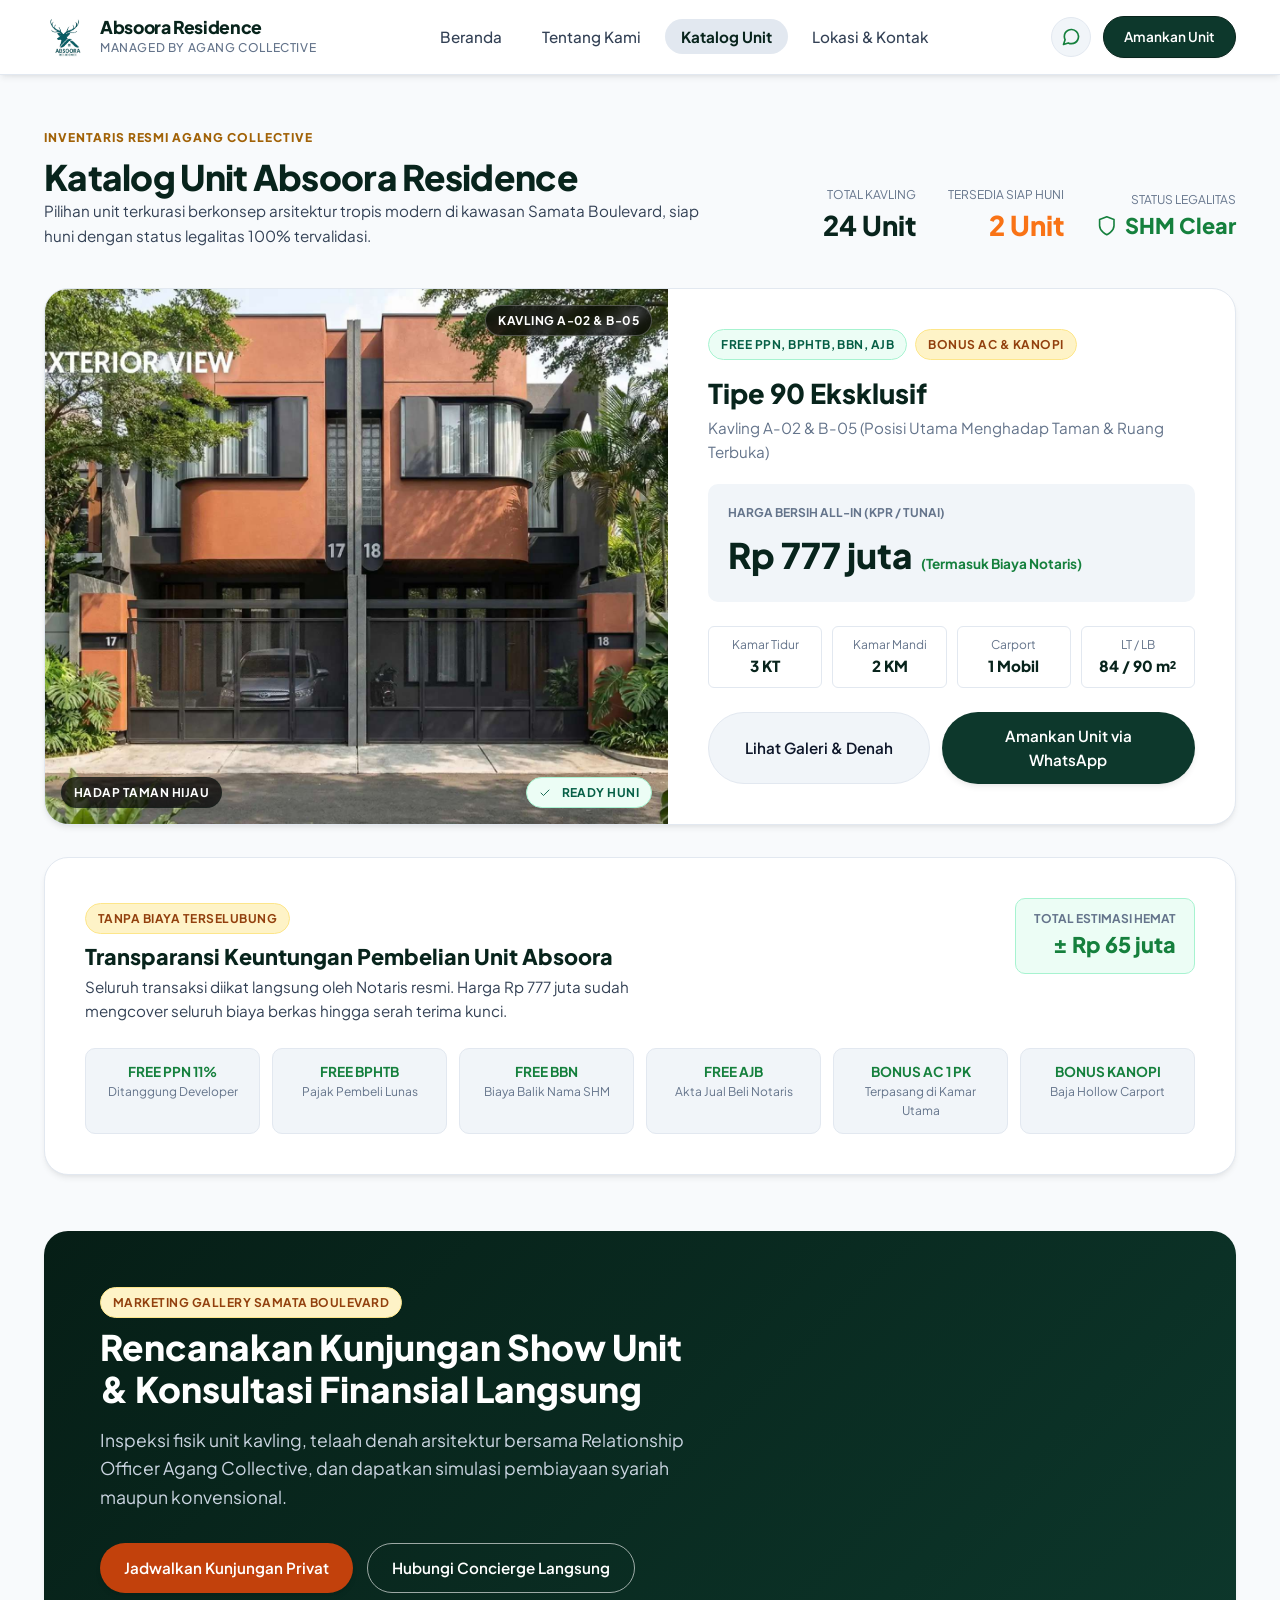
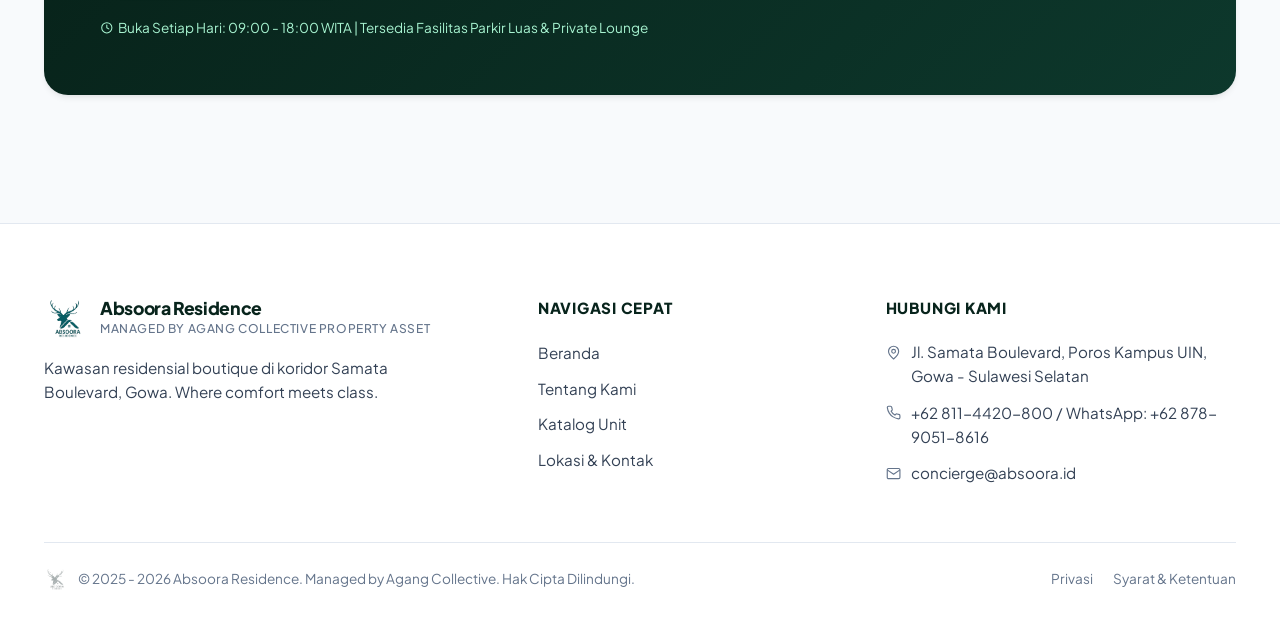
<file: katalog-unit.html>
<!DOCTYPE html>
<html lang="id">
<head>
  <meta charset="UTF-8">
  <meta name="viewport" content="width=device-width, initial-scale=1.0">
  <title>Katalog Unit Terkurasi | Absoora Residence Samata Gowa</title>
  <meta name="description" content="Katalog resmi unit siap huni Absoora Residence. Tersedia 2 kavling Tipe 90 (Kavling A-02 & B-05) dengan legalitas SHM pecah dan bebas seluruh biaya legalitas.">
  <link rel="icon" type="image/png" href="assets/images/logo.png">
  <link rel="stylesheet" href="assets/css/style.css">
</head>
<body>

  <!-- Site Header -->
  <header class="site-header">
    <div class="container header-container">
      <a href="index.html" class="header-brand">
        <img src="assets/images/logo.png" alt="Logo Absoora Residence" class="brand-logo-img">
        <div class="brand-info">
          <span class="brand-name">Absoora Residence</span>
          <span class="brand-sub">Managed by Agang Collective</span>
        </div>
      </a>

      <!-- Desktop & Mobile Navigation -->
      <nav class="header-nav" id="nav-menu-list">
        <ul class="nav-list">
          <li><a href="index.html" class="nav-link">Beranda</a></li>
          <li><a href="tentang-kami.html" class="nav-link">Tentang Kami</a></li>
          <li><a href="katalog-unit.html" class="nav-link active">Katalog Unit</a></li>
          <li><a href="lokasi-kontak.html" class="nav-link">Lokasi & Kontak</a></li>
        </ul>
      </nav>

      <!-- Header Action Buttons -->
      <div class="header-actions">
        <a href="https://wa.me/6287890518616?text=Halo%20kak,%20Saya%20ingin%20info%20lebih%20lanjut%20tentang%20Absoora%20Residence" target="_blank" rel="noopener noreferrer" class="btn-icon-wa" title="Chat WhatsApp Marketing">
          <svg width="20" height="20" viewBox="0 0 24 24" fill="none" stroke="currentColor" stroke-width="2" stroke-linecap="round" stroke-linejoin="round"><path d="M21 11.5a8.38 8.38 0 0 1-.9 3.8 8.5 8.5 0 0 1-7.6 4.7 8.38 8.38 0 0 1-3.8-.9L3 21l1.9-5.7a8.38 8.38 0 0 1-.9-3.8 8.5 8.5 0 0 1 4.7-7.6 8.38 8.38 0 0 1 3.8-.9h.5a8.48 8.48 0 0 1 8 8v.5z"/></svg>
        </a>
        <a href="https://wa.me/6287890518616?text=Halo%20kak,,%20saya%20ingin%20amankan%20rumah%20tipe%2090%20Absoora%20Residence" target="_blank" rel="noopener noreferrer" class="btn-header-cta">
          Amankan Unit
        </a>
        <button class="nav-toggle" id="nav-toggle-btn" aria-label="Toggle Menu">
          <span class="ico" data-icon="menu"></span>
        </button>
      </div>
    </div>
  </header>

  <main class="page-main">
    <div class="container">
      <!-- Top Title & Inventory Status Metrics -->
      <div class="location-top-bar">
        <div>
          <span class="section-tag">Inventaris Resmi Agang Collective</span>
          <h1 class="section-title">Katalog Unit Absoora Residence</h1>
          <p class="section-desc">
            Pilihan unit terkurasi berkonsep arsitektur tropis modern di kawasan Samata Boulevard, siap huni dengan status legalitas 100% tervalidasi.
          </p>
        </div>

        <!-- Metric ringkas -->
        <div class="catalog-header-metrics">
          <div class="metric-item-block">
            <div class="metric-label">Total kavling</div>
            <div class="metric-num">24 Unit</div>
          </div>
          <div class="metric-item-block">
            <div class="metric-label">Tersedia siap huni</div>
            <div style="color: var(--color-accent-orange)" class="metric-num">2 Unit</div>
          </div>
          <div class="metric-item-block">
            <div class="metric-label">Status legalitas</div>
            <div style="color: var(--color-emerald); font-size: var(--fs-lg)" class="metric-num"><span class="ico" data-icon="shield"></span>SHM Clear</div>
          </div>
        </div>
      </div>

      <!-- Kartu unit Tipe 90 -->
      <div class="catalog-card">
        <div class="catalog-card-grid">
          <!-- Left: Image with Badges -->
          <div class="catalog-card-media">
            <img src="assets/images/hero-front.jpg" alt="Fasad Tipe 90">
            <span style="position: absolute; top: 16px; right: 16px; background: rgba(0,0,0,0.65); color: var(--color-white)" class="badge badge-white">
              Kavling A-02 & B-05
            </span>
            <span style="position: absolute; bottom: 16px; left: 16px; background: rgba(0,0,0,0.7); color: var(--color-white)" class="badge badge-dark">
              Hadap Taman Hijau
            </span>
            <span style="position: absolute; bottom: 16px; right: 16px" class="badge badge-success">
              <span class="ico" data-icon="check"></span>Ready Huni
            </span>
          </div>

          <!-- Right: Details, Pricing, & Actions -->
          <div class="catalog-card-content">
            <div>
              <div class="catalog-pills">
                <span class="badge badge-success">Free PPN, BPHTB, BBN, AJB</span>
                <span class="badge badge-warning">Bonus AC & Kanopi</span>
              </div>
              <h2 class="catalog-title">Tipe 90 Eksklusif</h2>
              <div class="catalog-subtitle">Kavling A-02 & B-05 (Posisi Utama Menghadap Taman & Ruang Terbuka)</div>

              <!-- Price Box -->
              <div class="catalog-price-card">
                <div class="eyebrow-label">
                  Harga Bersih All-in (KPR / Tunai)
                </div>
                <div style="display: flex; align-items: baseline; gap: 8px; margin-top: 4px">
                  <span class="catalog-price">Rp 777 juta</span>
                  <span style="font-size: var(--fs-sm); color: var(--color-emerald); font-weight: 700">(Termasuk Biaya Notaris)</span>
                </div>
              </div>

              <!-- Specs Row -->
              <div class="catalog-specs-row">
                <div class="catalog-spec-cell">
                  <div class="meta-xs">Kamar Tidur</div>
                  <div class="card-heading">3 KT</div>
                </div>
                <div class="catalog-spec-cell">
                  <div class="meta-xs">Kamar Mandi</div>
                  <div class="card-heading">2 KM</div>
                </div>
                <div class="catalog-spec-cell">
                  <div class="meta-xs">Carport</div>
                  <div class="card-heading">1 Mobil</div>
                </div>
                <div class="catalog-spec-cell">
                  <div class="meta-xs">LT / LB</div>
                  <div class="card-heading">84 / 90 m²</div>
                </div>
              </div>
            </div>

            <!-- Action Buttons requested: 'Lihat Galeri & Denah' -> Detail Unit; 'Amankan Unit via Whatsapp' -> WA -->
            <div class="catalog-actions-row">
              <a style="flex: 1" href="detail-unit.html" class="btn btn-secondary">
                Lihat Galeri & Denah
              </a>
              <a style="flex: 1.2" href="https://wa.me/6287890518616?text=Halo%20kak,,%20saya%20ingin%20amankan%20rumah%20tipe%2090%20Absoora%20Residence" target="_blank" rel="noopener noreferrer" class="btn btn-primary-green">
                Amankan Unit via WhatsApp
              </a>
            </div>
          </div>
        </div>
      </div>

      <!-- Savings Box: Transparansi Bebas Biaya Legalitas & Fasilitas -->
      <div class="savings-box">
        <div style="display: flex; justify-content: space-between; align-items: baseline; flex-wrap: wrap; gap: 1rem">
          <div>
            <span class="badge badge-warning">Tanpa Biaya Terselubung</span>
            <h3 style="font-size: var(--fs-lg); font-weight: 800; color: var(--color-primary-dark); margin-top: 6px">
              Transparansi Keuntungan Pembelian Unit Absoora
            </h3>
            <p style="font-size: var(--fs-base); color: var(--color-text-body); max-width: 600px">
              Seluruh transaksi diikat langsung oleh Notaris resmi. Harga Rp 777 juta sudah mengcover seluruh biaya berkas hingga serah terima kunci.
            </p>
          </div>
          <div style="background: var(--color-mint-bg); border: 1px solid var(--color-mint-border); padding: 10px 18px; border-radius: var(--radius-md); text-align: right">
            <div style="font-size: var(--fs-xs); color: var(--color-text-muted); font-weight: 700">TOTAL ESTIMASI HEMAT</div>
            <div style="font-size: var(--fs-lg); font-weight: 800; color: var(--color-emerald)">± Rp 65 juta</div>
          </div>
        </div>

        <div class="savings-grid">
          <div class="saving-item-card">
            <div class="saving-item-name">FREE PPN 11%</div>
            <div class="saving-item-sub">Ditanggung Developer</div>
          </div>
          <div class="saving-item-card">
            <div class="saving-item-name">FREE BPHTB</div>
            <div class="saving-item-sub">Pajak Pembeli Lunas</div>
          </div>
          <div class="saving-item-card">
            <div class="saving-item-name">FREE BBN</div>
            <div class="saving-item-sub">Biaya Balik Nama SHM</div>
          </div>
          <div class="saving-item-card">
            <div class="saving-item-name">FREE AJB</div>
            <div class="saving-item-sub">Akta Jual Beli Notaris</div>
          </div>
          <div class="saving-item-card">
            <div class="saving-item-name">BONUS AC 1 PK</div>
            <div class="saving-item-sub">Terpasang di Kamar Utama</div>
          </div>
          <div class="saving-item-card">
            <div class="saving-item-name">BONUS KANOPI</div>
            <div class="saving-item-sub">Baja Hollow Carport</div>
          </div>
        </div>
      </div>

      <!-- Pre-footer CTA Box -->
      <div style="margin-top: 3.5rem" class="pre-footer-banner">
        <div class="pre-footer-content">
          <span class="badge badge-warning">Marketing Gallery Samata Boulevard</span>
          <h2 class="pre-footer-title">Rencanakan Kunjungan Show Unit & Konsultasi Finansial Langsung</h2>
          <p class="pre-footer-desc">
            Inspeksi fisik unit kavling, telaah denah arsitektur bersama Relationship Officer Agang Collective, dan dapatkan simulasi pembiayaan syariah maupun konvensional.
          </p>
          <div class="pre-footer-actions">
            <!-- Tombol 'Jadwalkan Kunjungan Privat' sama tujuannya dengan 'Jadwalkan Survei Lokasi' -->
            <a href="https://wa.me/6287890518616?text=Halo%20kak,%20ingin%20Survei%20Lokasi%20rumah%20Absoora%20Residence%20bersama%20kakak" target="_blank" rel="noopener noreferrer" class="btn btn-primary-orange">
              Jadwalkan Kunjungan Privat
            </a>
            <!-- Tombol 'Hubungi Concierge Langsung' tertuju ke WA info lanjut -->
            <a href="https://wa.me/6287890518616?text=Halo%20kak,%20Saya%20ingin%20info%20lebih%20lanjut%20tentang%20Absoora%20Residence" target="_blank" rel="noopener noreferrer" class="btn btn-outline-white">
              Hubungi Concierge Langsung
            </a>
          </div>
          <div class="note-on-dark">
            <span class="ico" data-icon="clock"></span>Buka Setiap Hari: 09:00 - 18:00 WITA | Tersedia Fasilitas Parkir Luas & Private Lounge
          </div>
        </div>
      </div>
    </div>
  </main>

  <!-- Site Footer -->
  <footer class="site-footer">
    <div class="container">
      <div class="footer-grid">
        <!-- Col 1: Brand Info -->
        <div>
          <div class="header-brand mb-16">
            <img src="assets/images/logo.png" alt="Logo Absoora" class="brand-logo-img">
            <div class="brand-info">
              <span class="brand-name">Absoora Residence</span>
              <span class="brand-sub">Managed by Agang Collective Property Asset</span>
            </div>
          </div>
          <p class="footer-blurb">
            Kawasan residensial boutique di koridor Samata Boulevard, Gowa. Where comfort meets class.
          </p>
        </div>

        <!-- Col 2: Navigasi Cepat -->
        <div>
          <h4 class="footer-col-title">Navigasi Cepat</h4>
          <ul class="footer-links-list">
            <li><a href="index.html" class="footer-link">Beranda</a></li>
            <li><a href="tentang-kami.html" class="footer-link">Tentang Kami</a></li>
            <li><a href="katalog-unit.html" class="footer-link">Katalog Unit</a></li>
            <li><a href="lokasi-kontak.html" class="footer-link">Lokasi & Kontak</a></li>
          </ul>
        </div>

        <!-- Col 3: Hubungi Kami -->
        <div>
          <h4 class="footer-col-title">Hubungi Kami</h4>
          <div class="footer-contact-items">
            <div class="footer-contact-row">
              <span><span class="ico" data-icon="pin"></span></span>
              <span>Jl. Samata Boulevard, Poros Kampus UIN, Gowa - Sulawesi Selatan</span>
            </div>
            <div class="footer-contact-row">
              <span><span class="ico" data-icon="phone"></span></span>
              <span>+62 811-4420-800 / WhatsApp: +62 878-9051-8616</span>
            </div>
            <div class="footer-contact-row">
              <span><span class="ico" data-icon="mail"></span></span>
              <span>concierge@absoora.id</span>
            </div>
          </div>
        </div>
      </div>

      <!-- Footer Bottom Bar with Watermark kecil -->
      <div class="footer-bottom-bar">
        <div class="footer-watermark-wrap">
          <img src="assets/images/logo.png" alt="Watermark Absoora Residence" class="footer-watermark-logo" title="Absoora Residence Watermark">
          <span>© 2025 - 2026 Absoora Residence. Managed by Agang Collective. Hak Cipta Dilindungi.</span>
        </div>
        <div class="footer-legal-links">
          <a href="legal.html#privasi">Privasi</a>
          <a href="legal.html#syarat">Syarat &amp; Ketentuan</a>
        </div>
      </div>
    </div>
  </footer>

  <script src="assets/js/main.js"></script>
</body>
</html>
</file>
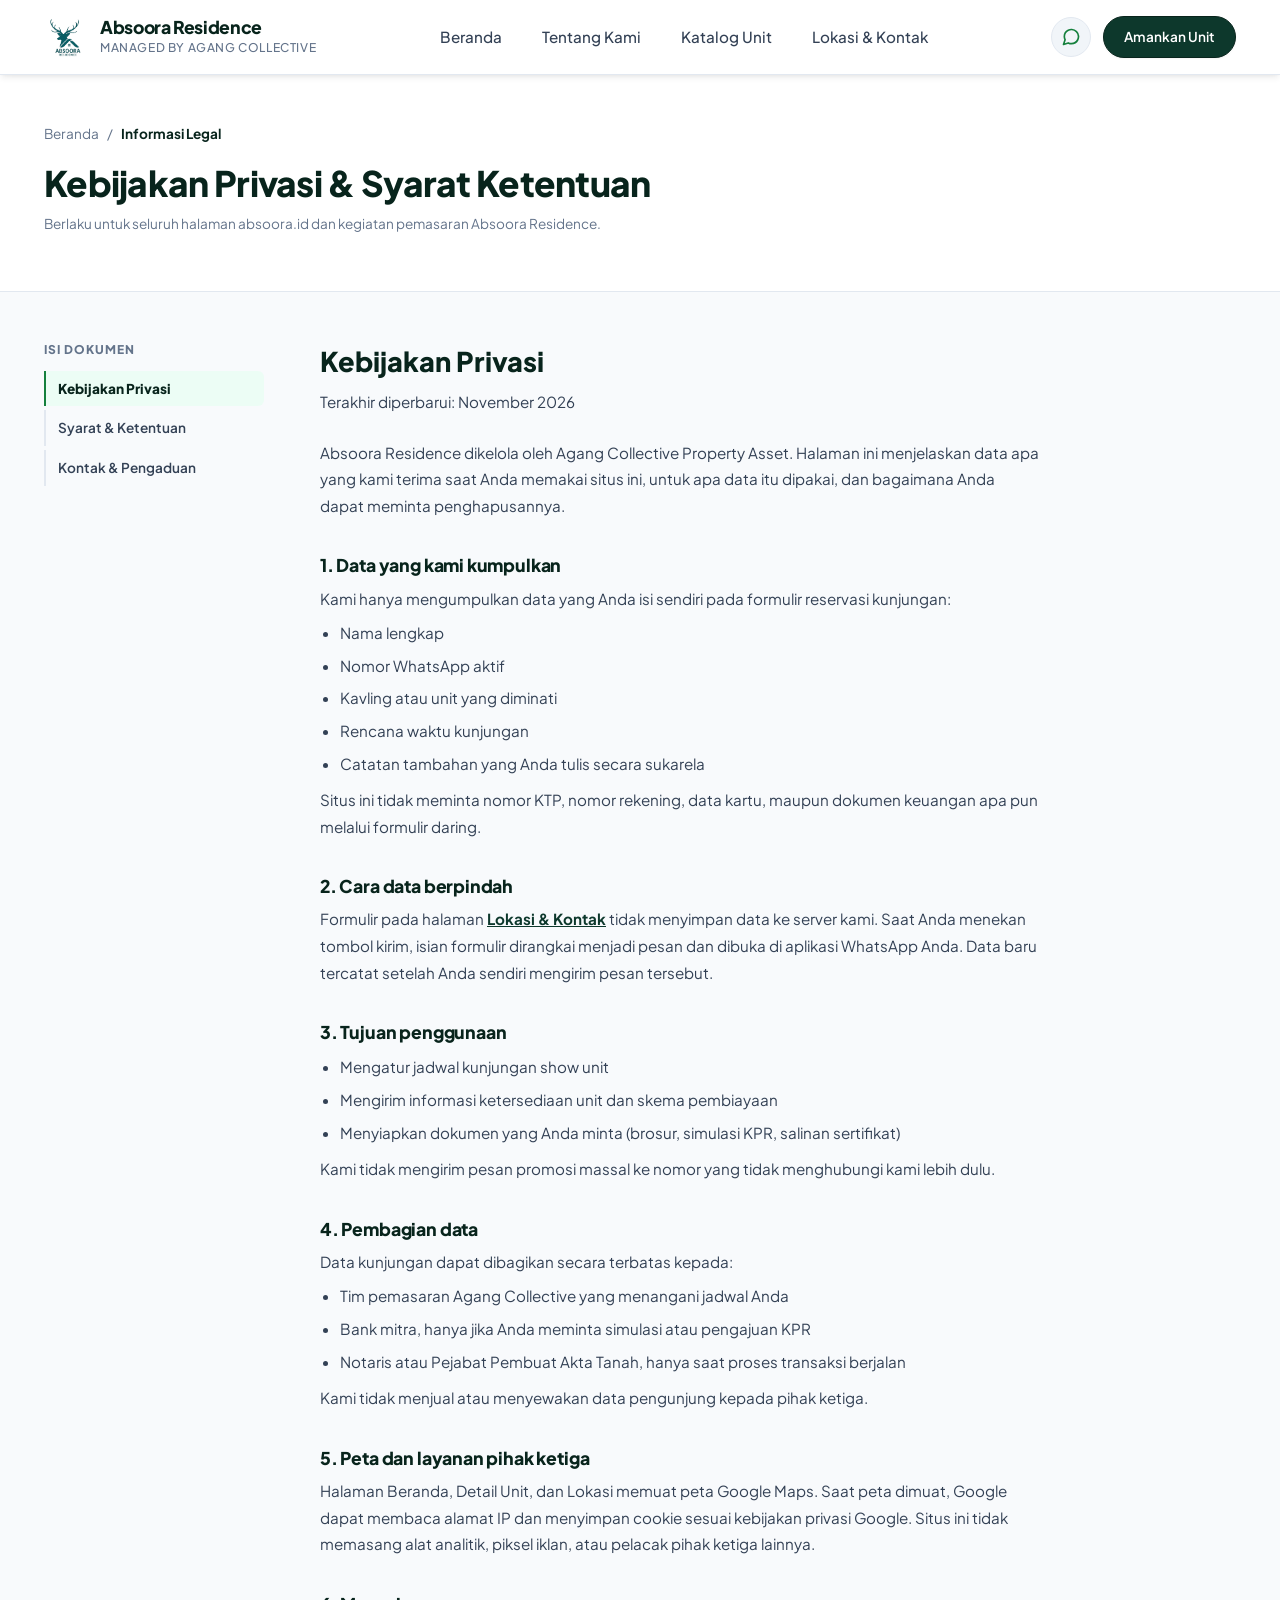
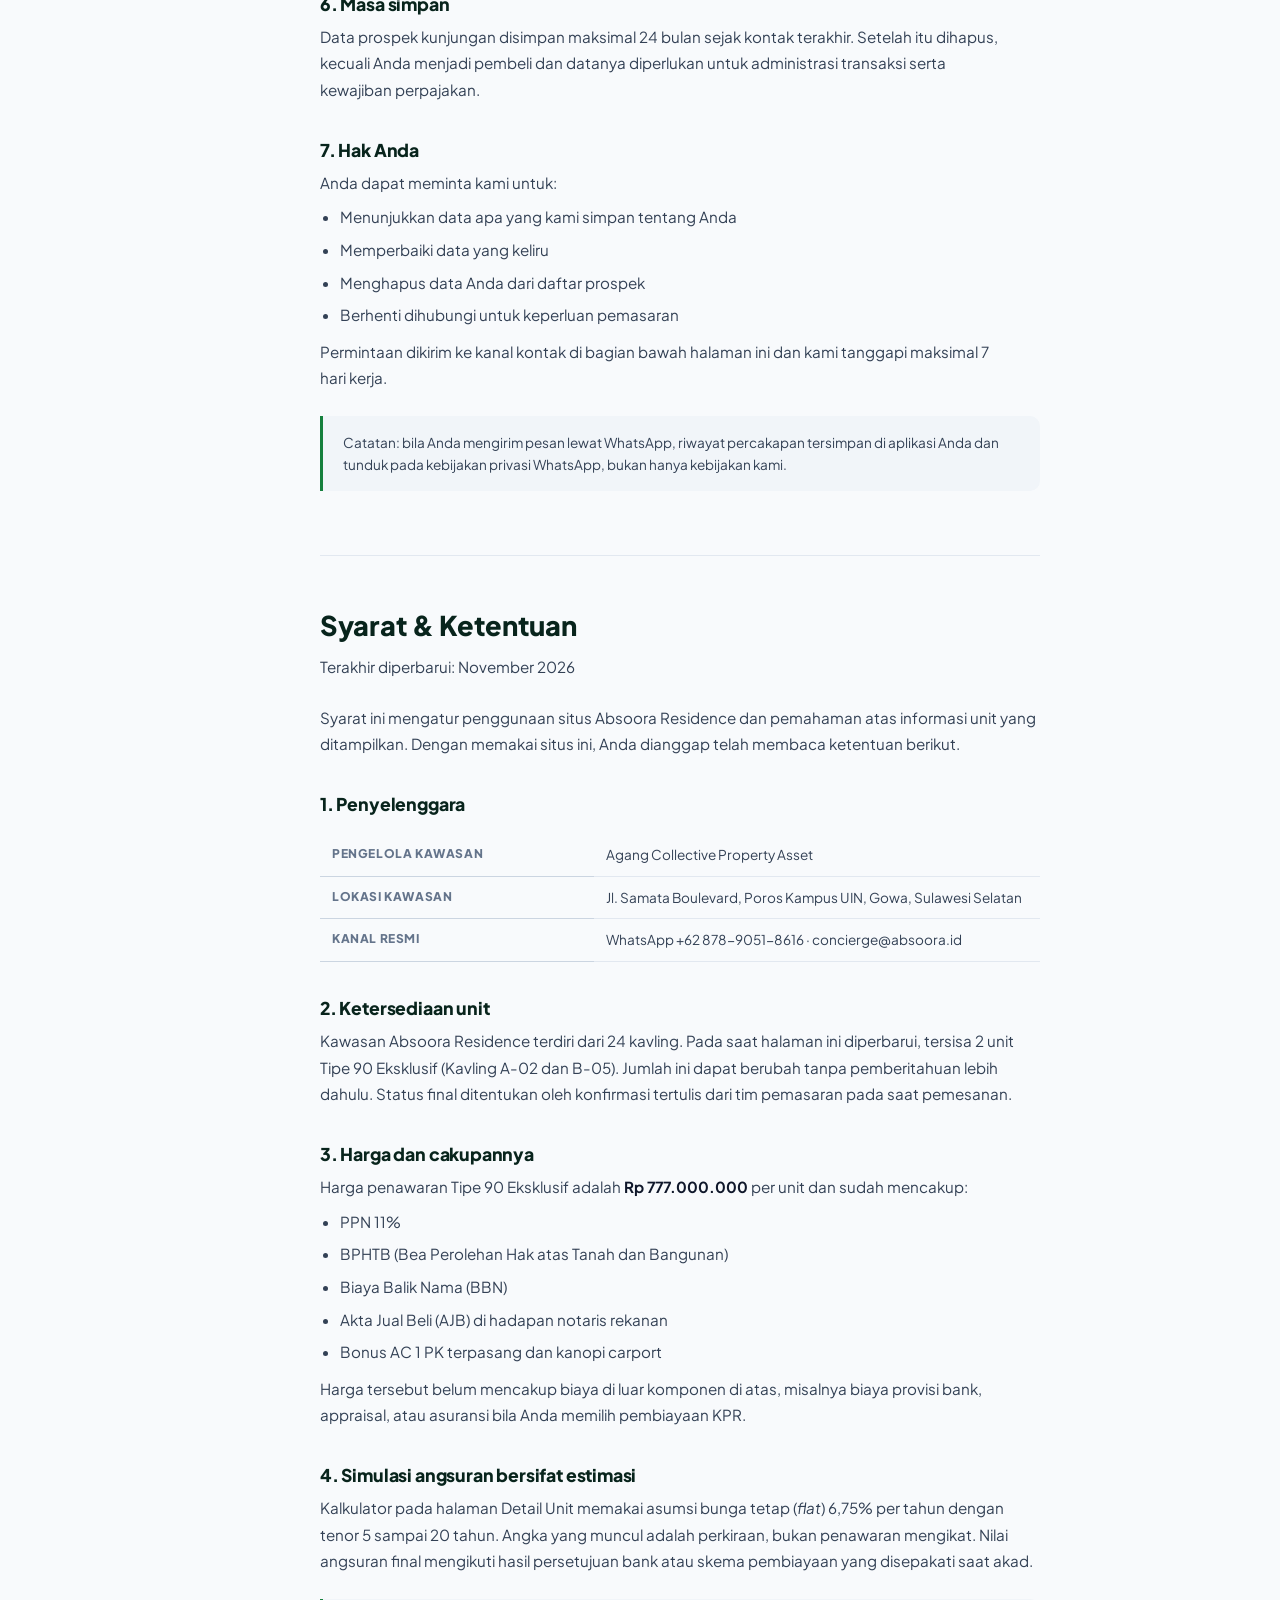
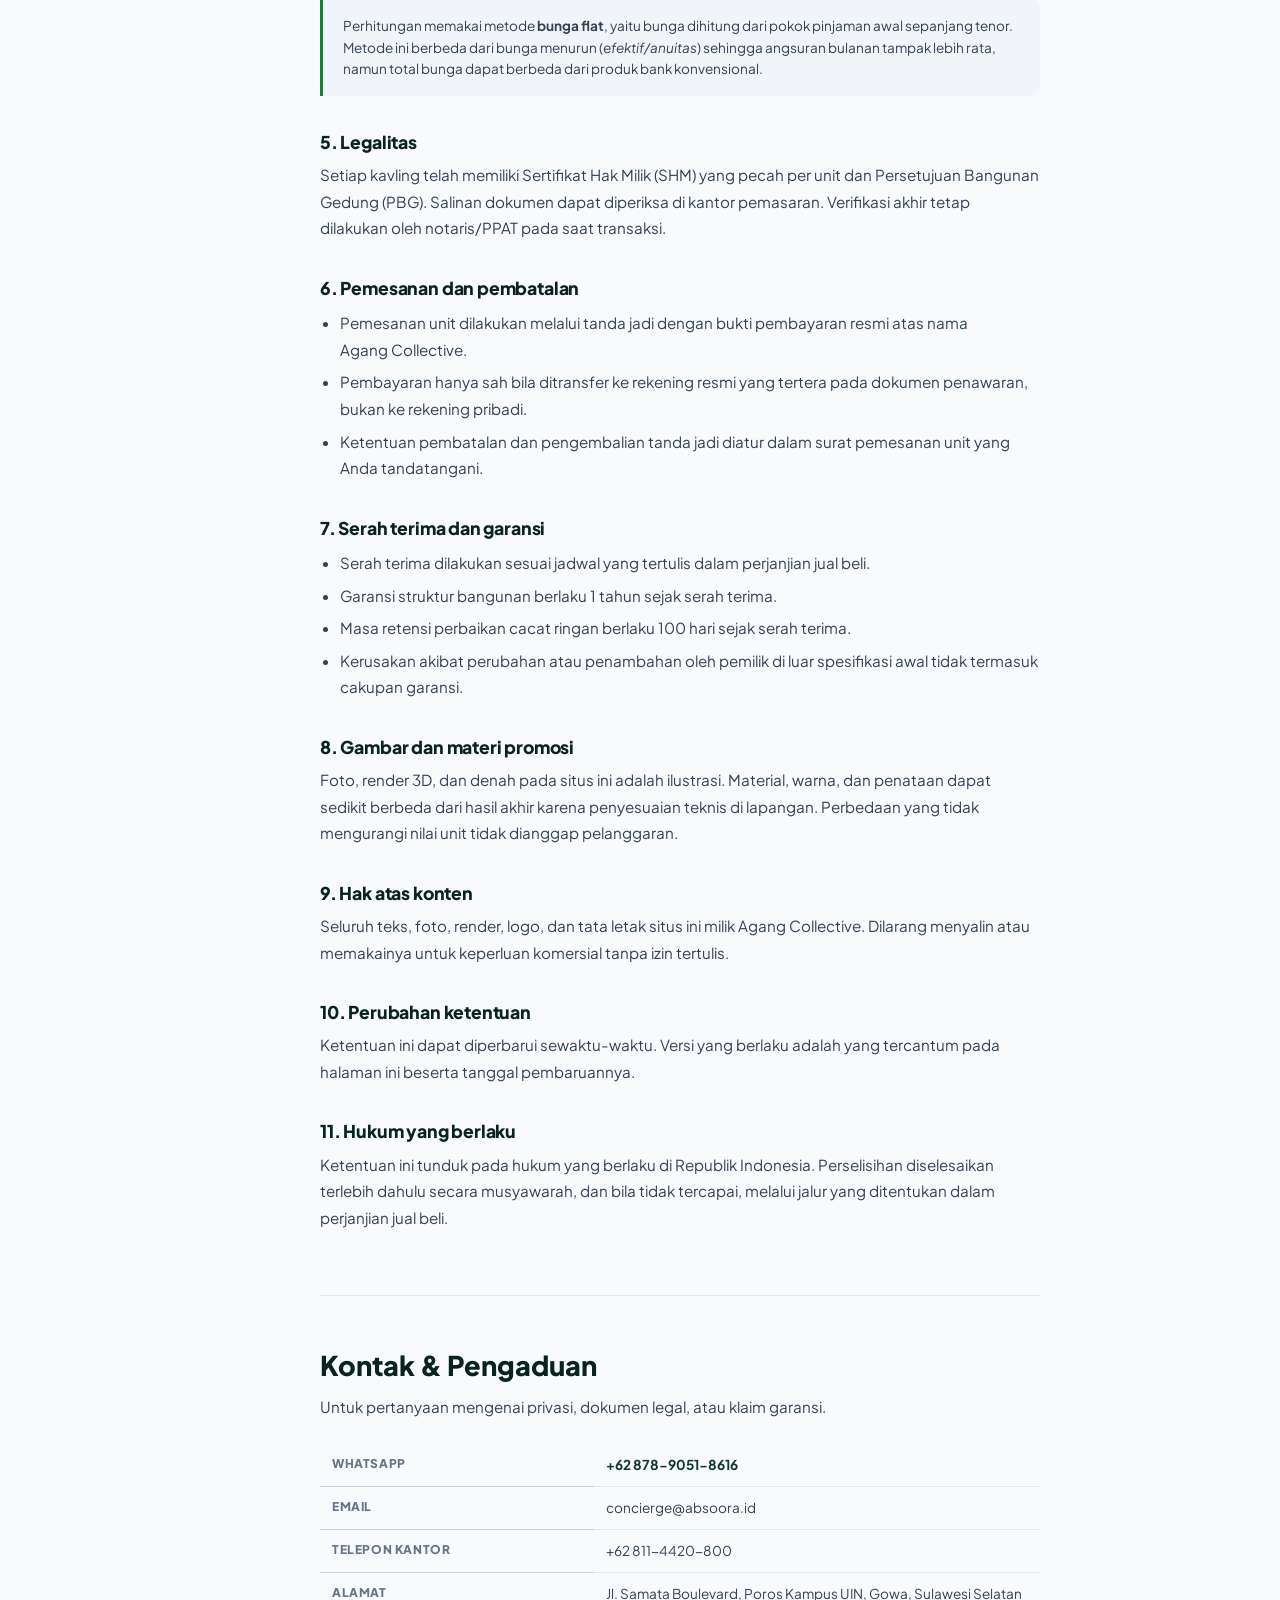
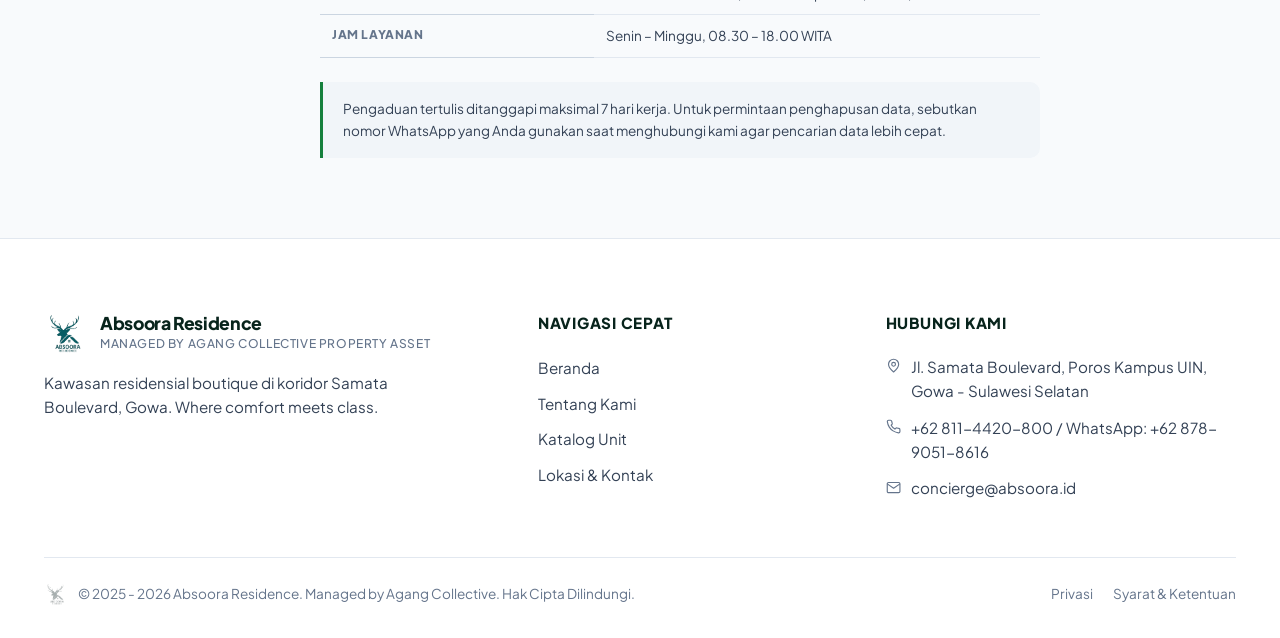
<file: legal.html>
<!DOCTYPE html>
<html lang="id">
<head>
  <meta charset="UTF-8">
  <meta name="viewport" content="width=device-width, initial-scale=1.0">
  <title>Kebijakan Privasi & Syarat Ketentuan | Absoora Residence</title>
  <meta name="description" content="Kebijakan privasi data pengunjung dan syarat ketentuan pembelian unit Absoora Residence, dikelola oleh Agang Collective Property Asset.">
  <link rel="icon" type="image/png" href="assets/images/logo.png">
  <link rel="stylesheet" href="assets/css/style.css">
</head>
<body>

  <!-- Site Header -->
  <header class="site-header">
    <div class="container header-container">
      <a href="index.html" class="header-brand">
        <img src="assets/images/logo.png" alt="Logo Absoora Residence" class="brand-logo-img">
        <div class="brand-info">
          <span class="brand-name">Absoora Residence</span>
          <span class="brand-sub">Managed by Agang Collective</span>
        </div>
      </a>

      <nav class="header-nav" id="nav-menu-list">
        <ul class="nav-list">
          <li><a href="index.html" class="nav-link">Beranda</a></li>
          <li><a href="tentang-kami.html" class="nav-link">Tentang Kami</a></li>
          <li><a href="katalog-unit.html" class="nav-link">Katalog Unit</a></li>
          <li><a href="lokasi-kontak.html" class="nav-link">Lokasi & Kontak</a></li>
        </ul>
      </nav>

      <div class="header-actions">
        <a href="https://wa.me/6287890518616?text=Halo%20kak,%20Saya%20ingin%20info%20lebih%20lanjut%20tentang%20Absoora%20Residence" target="_blank" rel="noopener noreferrer" class="btn-icon-wa" title="Chat WhatsApp Marketing">
          <svg width="20" height="20" viewBox="0 0 24 24" fill="none" stroke="currentColor" stroke-width="2" stroke-linecap="round" stroke-linejoin="round"><path d="M21 11.5a8.38 8.38 0 0 1-.9 3.8 8.5 8.5 0 0 1-7.6 4.7 8.38 8.38 0 0 1-3.8-.9L3 21l1.9-5.7a8.38 8.38 0 0 1-.9-3.8 8.5 8.5 0 0 1 4.7-7.6 8.38 8.38 0 0 1 3.8-.9h.5a8.48 8.48 0 0 1 8 8v.5z"/></svg>
        </a>
        <a href="https://wa.me/6287890518616?text=Halo%20kak,,%20saya%20ingin%20amankan%20rumah%20tipe%2090%20Absoora%20Residence" target="_blank" rel="noopener noreferrer" class="btn-header-cta">
          Amankan Unit
        </a>
        <button class="nav-toggle" id="nav-toggle-btn" aria-label="Buka menu"><span class="ico" data-icon="menu"></span></button>
      </div>
    </div>
  </header>

  <main>
    <div class="legal-hero">
      <div class="container">
        <div class="breadcrumbs">
          <a href="index.html">Beranda</a>
          <span>/</span>
          <span class="strong-dark">Informasi Legal</span>
        </div>
        <h1 style="max-width:720px" class="section-title legal-doc">
          Kebijakan Privasi & Syarat Ketentuan
        </h1>
        <p class="legal-updated mt-8">
          Berlaku untuk seluruh halaman absoora.id dan kegiatan pemasaran Absoora Residence.
        </p>
      </div>
    </div>

    <div class="container">
      <div class="legal-layout">
        <!-- Sticky table of contents -->
        <nav class="legal-toc" aria-label="Daftar isi">
          <div class="legal-toc-title">Isi Dokumen</div>
          <a href="#privasi" id="toc-privasi">Kebijakan Privasi</a>
          <a href="#syarat" id="toc-syarat">Syarat & Ketentuan</a>
          <a href="#kontak-legal">Kontak & Pengaduan</a>
        </nav>

        <div class="legal-doc">
          <!-- ================= PRIVASI ================= -->
          <section id="privasi">
            <h2>Kebijakan Privasi</h2>
            <p class="legal-updated">Terakhir diperbarui: November 2026</p>

            <p>
              Absoora Residence dikelola oleh Agang Collective Property Asset. Halaman ini menjelaskan data apa yang kami terima saat Anda memakai situs ini, untuk apa data itu dipakai, dan bagaimana Anda dapat meminta penghapusannya.
            </p>

            <h3>1. Data yang kami kumpulkan</h3>
            <p>Kami hanya mengumpulkan data yang Anda isi sendiri pada formulir reservasi kunjungan:</p>
            <ul>
              <li>Nama lengkap</li>
              <li>Nomor WhatsApp aktif</li>
              <li>Kavling atau unit yang diminati</li>
              <li>Rencana waktu kunjungan</li>
              <li>Catatan tambahan yang Anda tulis secara sukarela</li>
            </ul>
            <p class="mt-10">
              Situs ini tidak meminta nomor KTP, nomor rekening, data kartu, maupun dokumen keuangan apa pun melalui formulir daring.
            </p>

            <h3>2. Cara data berpindah</h3>
            <p>
              Formulir pada halaman <a style="color:var(--color-primary); font-weight:700; text-decoration:underline" href="lokasi-kontak.html">Lokasi &amp; Kontak</a> tidak menyimpan data ke server kami. Saat Anda menekan tombol kirim, isian formulir dirangkai menjadi pesan dan dibuka di aplikasi WhatsApp Anda. Data baru tercatat setelah Anda sendiri mengirim pesan tersebut.
            </p>

            <h3>3. Tujuan penggunaan</h3>
            <ul>
              <li>Mengatur jadwal kunjungan show unit</li>
              <li>Mengirim informasi ketersediaan unit dan skema pembiayaan</li>
              <li>Menyiapkan dokumen yang Anda minta (brosur, simulasi KPR, salinan sertifikat)</li>
            </ul>
            <p class="mt-10">Kami tidak mengirim pesan promosi massal ke nomor yang tidak menghubungi kami lebih dulu.</p>

            <h3>4. Pembagian data</h3>
            <p>Data kunjungan dapat dibagikan secara terbatas kepada:</p>
            <ul>
              <li>Tim pemasaran Agang Collective yang menangani jadwal Anda</li>
              <li>Bank mitra, hanya jika Anda meminta simulasi atau pengajuan KPR</li>
              <li>Notaris atau Pejabat Pembuat Akta Tanah, hanya saat proses transaksi berjalan</li>
            </ul>
            <p class="mt-10">Kami tidak menjual atau menyewakan data pengunjung kepada pihak ketiga.</p>

            <h3>5. Peta dan layanan pihak ketiga</h3>
            <p>
              Halaman Beranda, Detail Unit, dan Lokasi memuat peta Google Maps. Saat peta dimuat, Google dapat membaca alamat IP dan menyimpan cookie sesuai kebijakan privasi Google. Situs ini tidak memasang alat analitik, piksel iklan, atau pelacak pihak ketiga lainnya.
            </p>

            <h3>6. Masa simpan</h3>
            <p>
              Data prospek kunjungan disimpan maksimal 24 bulan sejak kontak terakhir. Setelah itu dihapus, kecuali Anda menjadi pembeli dan datanya diperlukan untuk administrasi transaksi serta kewajiban perpajakan.
            </p>

            <h3>7. Hak Anda</h3>
            <p>Anda dapat meminta kami untuk:</p>
            <ul>
              <li>Menunjukkan data apa yang kami simpan tentang Anda</li>
              <li>Memperbaiki data yang keliru</li>
              <li>Menghapus data Anda dari daftar prospek</li>
              <li>Berhenti dihubungi untuk keperluan pemasaran</li>
            </ul>
            <p class="mt-10">Permintaan dikirim ke kanal kontak di bagian bawah halaman ini dan kami tanggapi maksimal 7 hari kerja.</p>

            <div class="legal-callout">
              Catatan: bila Anda mengirim pesan lewat WhatsApp, riwayat percakapan tersimpan di aplikasi Anda dan tunduk pada kebijakan privasi WhatsApp, bukan hanya kebijakan kami.
            </div>
          </section>

          <!-- ================= SYARAT ================= -->
          <section id="syarat">
            <h2>Syarat & Ketentuan</h2>
            <p class="legal-updated">Terakhir diperbarui: November 2026</p>

            <p>
              Syarat ini mengatur penggunaan situs Absoora Residence dan pemahaman atas informasi unit yang ditampilkan. Dengan memakai situs ini, Anda dianggap telah membaca ketentuan berikut.
            </p>

            <h3>1. Penyelenggara</h3>
            <table class="legal-table">
              <tbody>
                <tr>
                  <th class="col-38" scope="row">Pengelola kawasan</th>
                  <td>Agang Collective Property Asset</td>
                </tr>
                <tr>
                  <th scope="row">Lokasi kawasan</th>
                  <td>Jl. Samata Boulevard, Poros Kampus UIN, Gowa, Sulawesi Selatan</td>
                </tr>
                <tr>
                  <th scope="row">Kanal resmi</th>
                  <td>WhatsApp +62 878-9051-8616 · concierge@absoora.id</td>
                </tr>
              </tbody>
            </table>

            <h3>2. Ketersediaan unit</h3>
            <p>
              Kawasan Absoora Residence terdiri dari 24 kavling. Pada saat halaman ini diperbarui, tersisa 2 unit Tipe 90 Eksklusif (Kavling A-02 dan B-05). Jumlah ini dapat berubah tanpa pemberitahuan lebih dahulu. Status final ditentukan oleh konfirmasi tertulis dari tim pemasaran pada saat pemesanan.
            </p>

            <h3>3. Harga dan cakupannya</h3>
            <p>
              Harga penawaran Tipe 90 Eksklusif adalah <strong style="color:var(--color-text-main)">Rp 777.000.000</strong> per unit dan sudah mencakup:
            </p>
            <ul>
              <li>PPN 11%</li>
              <li>BPHTB (Bea Perolehan Hak atas Tanah dan Bangunan)</li>
              <li>Biaya Balik Nama (BBN)</li>
              <li>Akta Jual Beli (AJB) di hadapan notaris rekanan</li>
              <li>Bonus AC 1 PK terpasang dan kanopi carport</li>
            </ul>
            <p class="mt-10">
              Harga tersebut belum mencakup biaya di luar komponen di atas, misalnya biaya provisi bank, appraisal, atau asuransi bila Anda memilih pembiayaan KPR.
            </p>

            <h3>4. Simulasi angsuran bersifat estimasi</h3>
            <p>
              Kalkulator pada halaman Detail Unit memakai asumsi bunga tetap (<em>flat</em>) 6,75% per tahun dengan tenor 5 sampai 20 tahun. Angka yang muncul adalah perkiraan, bukan penawaran mengikat. Nilai angsuran final mengikuti hasil persetujuan bank atau skema pembiayaan yang disepakati saat akad.
            </p>

            <div class="legal-callout">
              Perhitungan memakai metode <strong>bunga flat</strong>, yaitu bunga dihitung dari pokok pinjaman awal sepanjang tenor. Metode ini berbeda dari bunga menurun (<em>efektif/anuitas</em>) sehingga angsuran bulanan tampak lebih rata, namun total bunga dapat berbeda dari produk bank konvensional.
            </div>

            <h3>5. Legalitas</h3>
            <p>
              Setiap kavling telah memiliki Sertifikat Hak Milik (SHM) yang pecah per unit dan Persetujuan Bangunan Gedung (PBG). Salinan dokumen dapat diperiksa di kantor pemasaran. Verifikasi akhir tetap dilakukan oleh notaris/PPAT pada saat transaksi.
            </p>

            <h3>6. Pemesanan dan pembatalan</h3>
            <ul>
              <li>Pemesanan unit dilakukan melalui tanda jadi dengan bukti pembayaran resmi atas nama Agang Collective.</li>
              <li>Pembayaran hanya sah bila ditransfer ke rekening resmi yang tertera pada dokumen penawaran, bukan ke rekening pribadi.</li>
              <li>Ketentuan pembatalan dan pengembalian tanda jadi diatur dalam surat pemesanan unit yang Anda tandatangani.</li>
            </ul>

            <h3>7. Serah terima dan garansi</h3>
            <ul>
              <li>Serah terima dilakukan sesuai jadwal yang tertulis dalam perjanjian jual beli.</li>
              <li>Garansi struktur bangunan berlaku 1 tahun sejak serah terima.</li>
              <li>Masa retensi perbaikan cacat ringan berlaku 100 hari sejak serah terima.</li>
              <li>Kerusakan akibat perubahan atau penambahan oleh pemilik di luar spesifikasi awal tidak termasuk cakupan garansi.</li>
            </ul>

            <h3>8. Gambar dan materi promosi</h3>
            <p>
              Foto, render 3D, dan denah pada situs ini adalah ilustrasi. Material, warna, dan penataan dapat sedikit berbeda dari hasil akhir karena penyesuaian teknis di lapangan. Perbedaan yang tidak mengurangi nilai unit tidak dianggap pelanggaran.
            </p>

            <h3>9. Hak atas konten</h3>
            <p>
              Seluruh teks, foto, render, logo, dan tata letak situs ini milik Agang Collective. Dilarang menyalin atau memakainya untuk keperluan komersial tanpa izin tertulis.
            </p>

            <h3>10. Perubahan ketentuan</h3>
            <p>
              Ketentuan ini dapat diperbarui sewaktu-waktu. Versi yang berlaku adalah yang tercantum pada halaman ini beserta tanggal pembaruannya.
            </p>

            <h3>11. Hukum yang berlaku</h3>
            <p>
              Ketentuan ini tunduk pada hukum yang berlaku di Republik Indonesia. Perselisihan diselesaikan terlebih dahulu secara musyawarah, dan bila tidak tercapai, melalui jalur yang ditentukan dalam perjanjian jual beli.
            </p>
          </section>

          <!-- ================= KONTAK ================= -->
          <section id="kontak-legal">
            <h2>Kontak & Pengaduan</h2>
            <p class="legal-updated">Untuk pertanyaan mengenai privasi, dokumen legal, atau klaim garansi.</p>

            <table class="legal-table">
              <tbody>
                <tr>
                  <th class="col-38" scope="row">WhatsApp</th>
                  <td><a style="color:var(--color-primary); font-weight:700" href="https://wa.me/6287890518616?text=Halo%20kak,%20Saya%20ingin%20menanyakan%20soal%20privasi%20data%20dan%20legalitas%20Absoora%20Residence" target="_blank" rel="noopener noreferrer">+62 878-9051-8616</a></td>
                </tr>
                <tr>
                  <th scope="row">Email</th>
                  <td>concierge@absoora.id</td>
                </tr>
                <tr>
                  <th scope="row">Telepon kantor</th>
                  <td>+62 811-4420-800</td>
                </tr>
                <tr>
                  <th scope="row">Alamat</th>
                  <td>Jl. Samata Boulevard, Poros Kampus UIN, Gowa, Sulawesi Selatan</td>
                </tr>
                <tr>
                  <th scope="row">Jam layanan</th>
                  <td>Senin – Minggu, 08.30 – 18.00 WITA</td>
                </tr>
              </tbody>
            </table>

            <div class="legal-callout">
              Pengaduan tertulis ditanggapi maksimal 7 hari kerja. Untuk permintaan penghapusan data, sebutkan nomor WhatsApp yang Anda gunakan saat menghubungi kami agar pencarian data lebih cepat.
            </div>
          </section>
        </div>
      </div>
    </div>
  </main>

  <!-- Site Footer -->
  <footer class="site-footer">
    <div class="container">
      <div class="footer-grid">
        <div>
          <div class="header-brand mb-16">
            <img src="assets/images/logo.png" alt="Logo Absoora" class="brand-logo-img">
            <div class="brand-info">
              <span class="brand-name">Absoora Residence</span>
              <span class="brand-sub">Managed by Agang Collective Property Asset</span>
            </div>
          </div>
          <p class="footer-blurb">
            Kawasan residensial boutique di koridor Samata Boulevard, Gowa. Where comfort meets class.
          </p>
        </div>

        <div>
          <h4 class="footer-col-title">Navigasi Cepat</h4>
          <ul class="footer-links-list">
            <li><a href="index.html" class="footer-link">Beranda</a></li>
            <li><a href="tentang-kami.html" class="footer-link">Tentang Kami</a></li>
            <li><a href="katalog-unit.html" class="footer-link">Katalog Unit</a></li>
            <li><a href="lokasi-kontak.html" class="footer-link">Lokasi & Kontak</a></li>
          </ul>
        </div>

        <div>
          <h4 class="footer-col-title">Hubungi Kami</h4>
          <div class="footer-contact-items">
            <div class="footer-contact-row">
              <span class="ico" data-icon="pin"></span>
              <span>Jl. Samata Boulevard, Poros Kampus UIN, Gowa - Sulawesi Selatan</span>
            </div>
            <div class="footer-contact-row">
              <span class="ico" data-icon="phone"></span>
              <span>+62 811-4420-800 / WhatsApp: +62 878-9051-8616</span>
            </div>
            <div class="footer-contact-row">
              <span class="ico" data-icon="mail"></span>
              <span>concierge@absoora.id</span>
            </div>
          </div>
        </div>
      </div>

      <div class="footer-bottom-bar">
        <div class="footer-watermark-wrap">
          <img src="assets/images/logo.png" alt="Watermark Absoora Residence" class="footer-watermark-logo" title="Absoora Residence Watermark">
          <span>© 2025 - 2026 Absoora Residence. Managed by Agang Collective. Hak Cipta Dilindungi.</span>
        </div>
        <div class="footer-legal-links">
          <a href="legal.html#privasi">Privasi</a>
          <a href="legal.html#syarat">Syarat & Ketentuan</a>
        </div>
      </div>
    </div>
  </footer>

  <script src="assets/js/main.js"></script>
  <script>
    // Highlight active TOC item on scroll
    document.addEventListener('DOMContentLoaded', () => {
      const links = document.querySelectorAll('.legal-toc a');
      const targets = [...links].map(a => document.querySelector(a.getAttribute('href')));
      const setActive = () => {
        let idx = 0;
        targets.forEach((t, i) => {
          if (t && t.getBoundingClientRect().top <= 140) idx = i;
        });
        links.forEach((a, i) => a.classList.toggle('is-active', i === idx));
      };
      setActive();
      window.addEventListener('scroll', setActive, { passive: true });
    });
  </script>
</body>
</html>
</file>
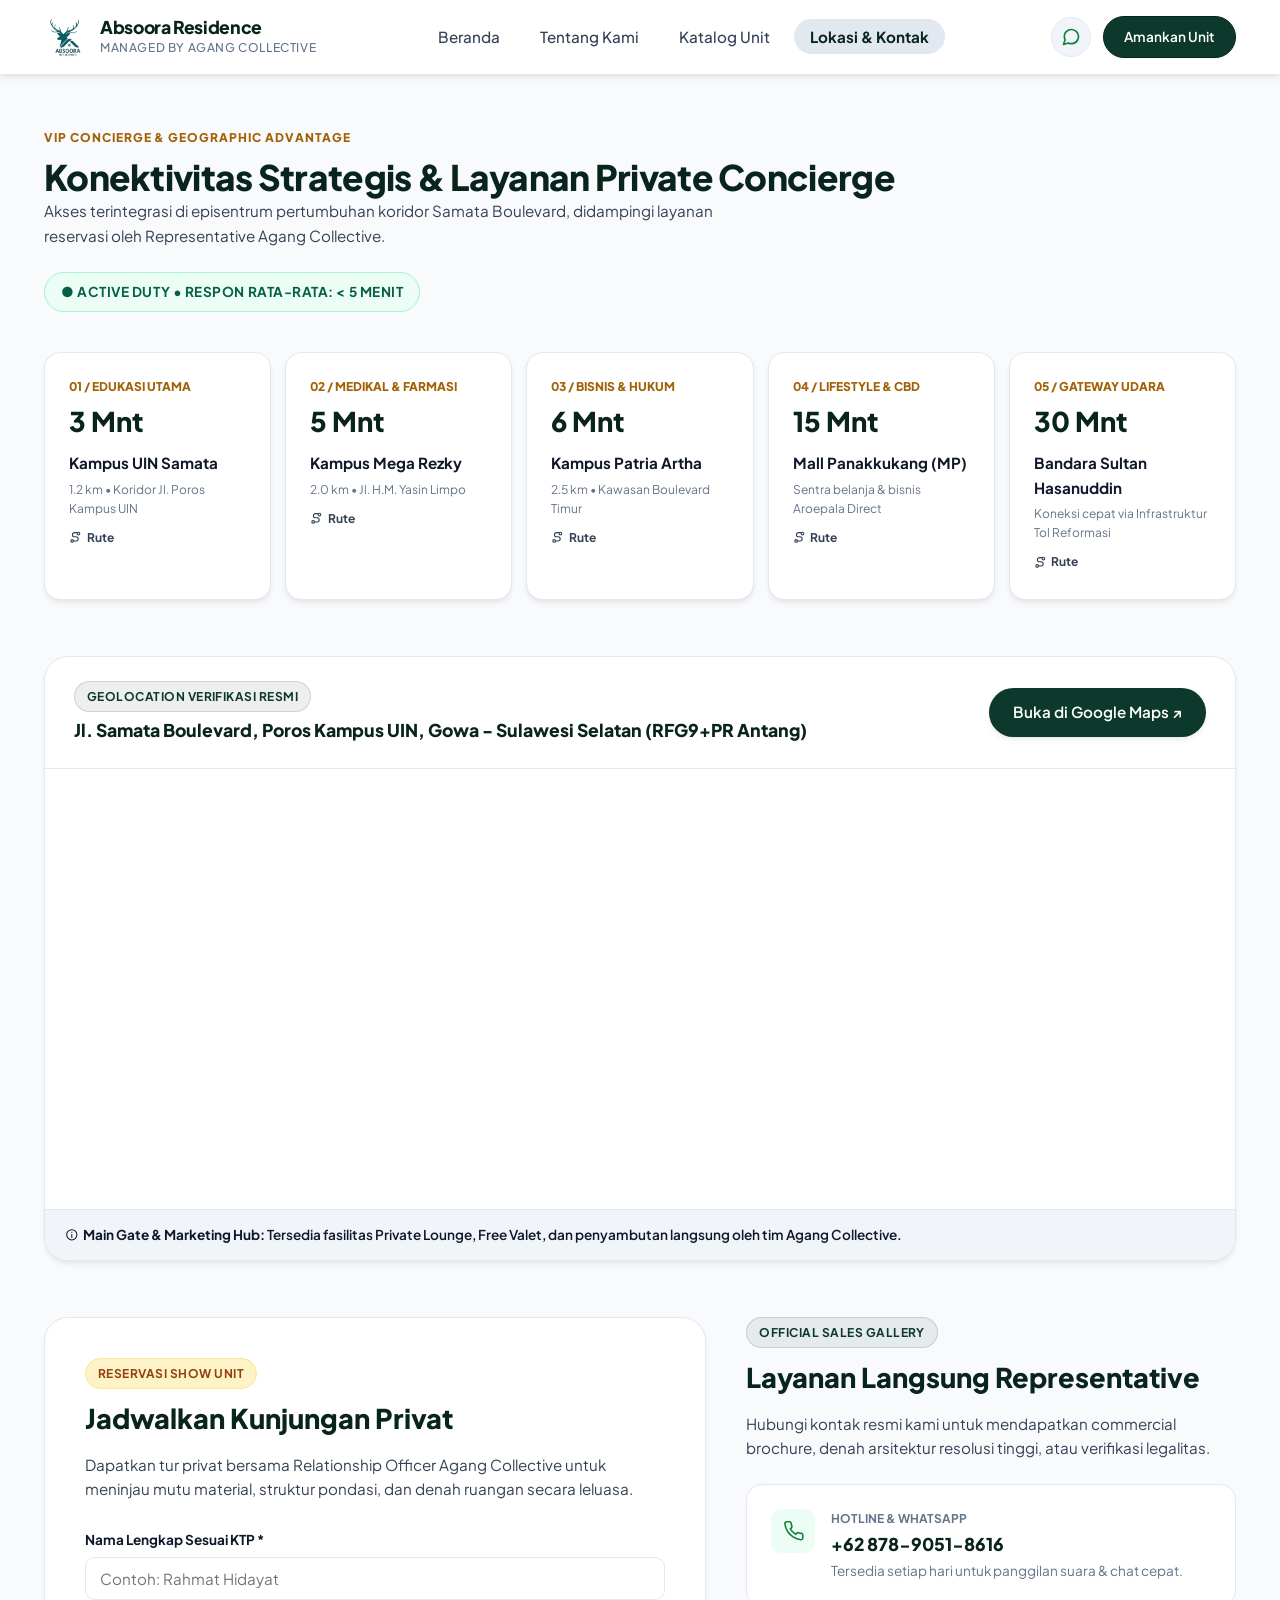
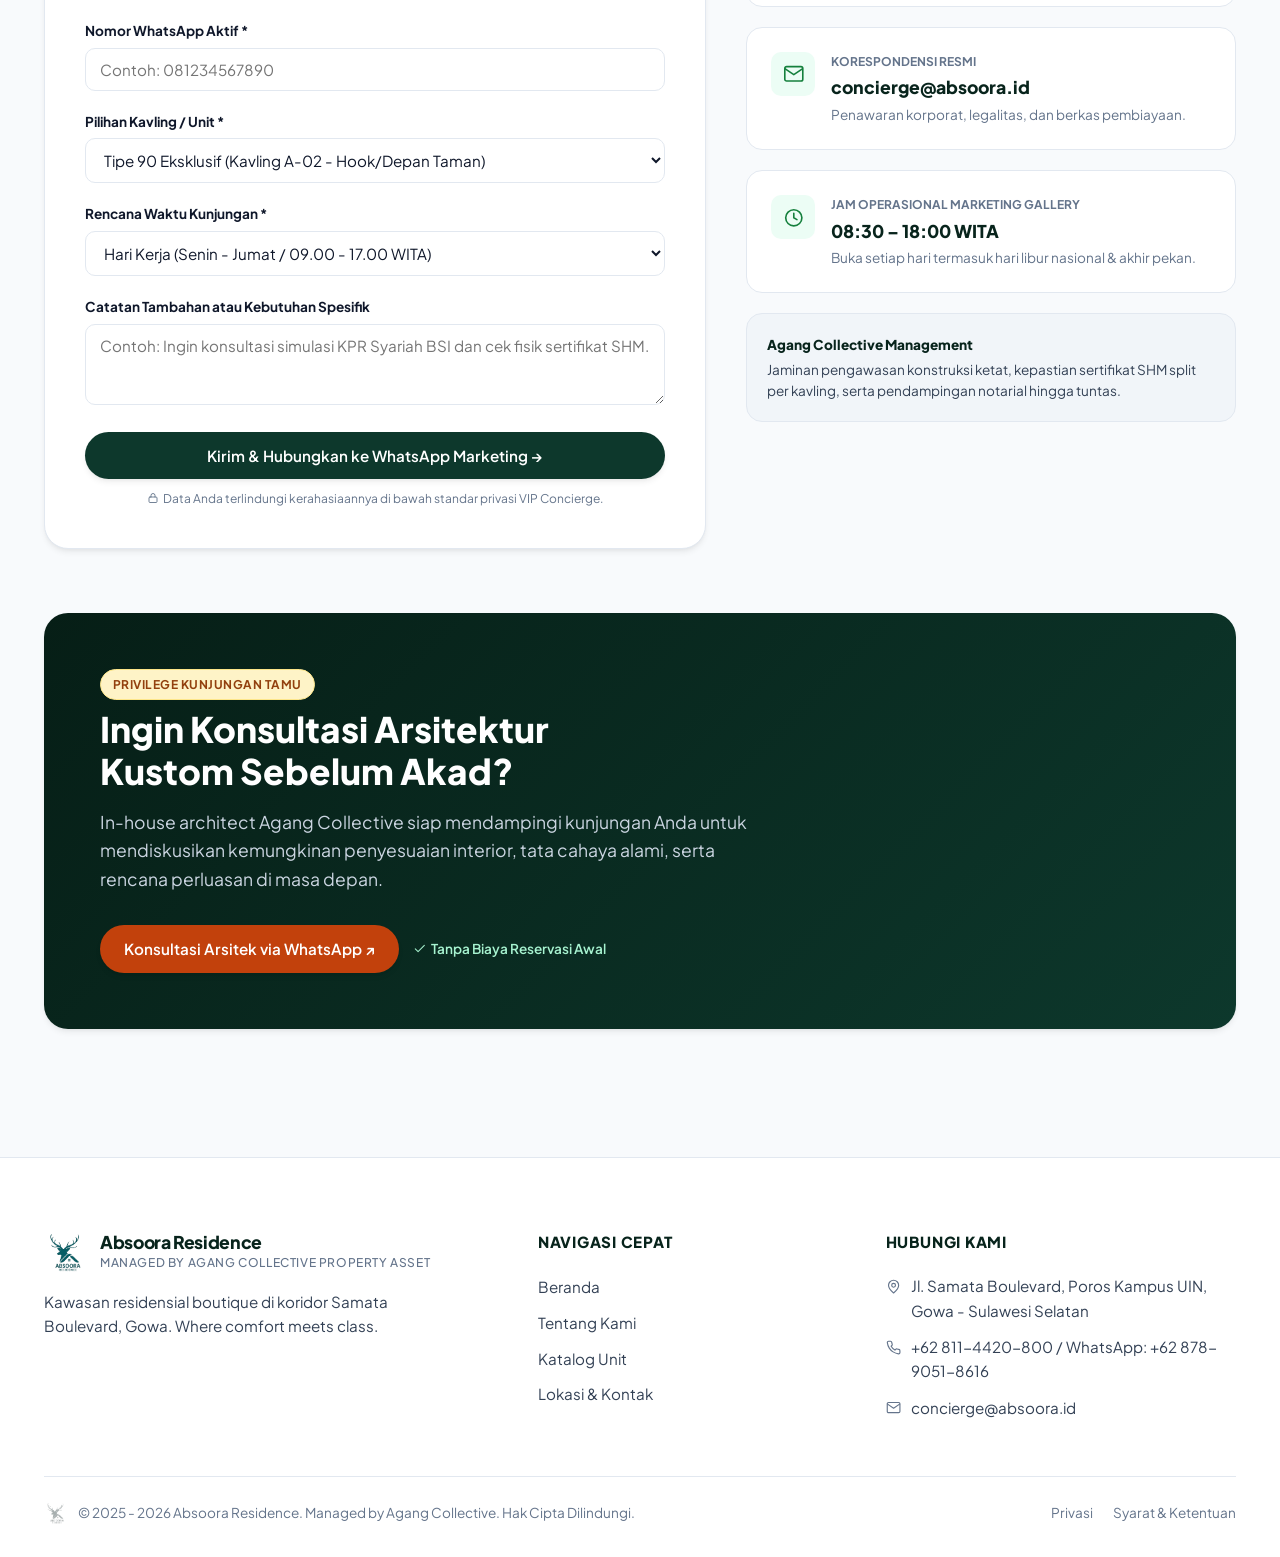
<file: lokasi-kontak.html>
<!DOCTYPE html>
<html lang="id">
<head>
  <meta charset="UTF-8">
  <meta name="viewport" content="width=device-width, initial-scale=1.0">
  <title>Lokasi & Kontak Concierge | Absoora Residence Samata Gowa</title>
  <meta name="description" content="Konektivitas strategis, petunjuk rute Google Maps, dan reservasi kunjungan private show unit Absoora Residence di Samata Boulevard bersama Concierge Agang Collective.">
  <link rel="icon" type="image/png" href="assets/images/logo.png">
  <link rel="stylesheet" href="assets/css/style.css">
</head>
<body>

  <!-- Site Header -->
  <header class="site-header">
    <div class="container header-container">
      <a href="index.html" class="header-brand">
        <img src="assets/images/logo.png" alt="Logo Absoora Residence" class="brand-logo-img">
        <div class="brand-info">
          <span class="brand-name">Absoora Residence</span>
          <span class="brand-sub">Managed by Agang Collective</span>
        </div>
      </a>

      <!-- Desktop & Mobile Navigation -->
      <nav class="header-nav" id="nav-menu-list">
        <ul class="nav-list">
          <li><a href="index.html" class="nav-link">Beranda</a></li>
          <li><a href="tentang-kami.html" class="nav-link">Tentang Kami</a></li>
          <li><a href="katalog-unit.html" class="nav-link">Katalog Unit</a></li>
          <li><a href="lokasi-kontak.html" class="nav-link active">Lokasi & Kontak</a></li>
        </ul>
      </nav>

      <!-- Header Action Buttons -->
      <div class="header-actions">
        <a href="https://wa.me/6287890518616?text=Halo%20kak,%20Saya%20ingin%20info%20lebih%20lanjut%20tentang%20Absoora%20Residence" target="_blank" rel="noopener noreferrer" class="btn-icon-wa" title="Chat WhatsApp Marketing">
          <svg width="20" height="20" viewBox="0 0 24 24" fill="none" stroke="currentColor" stroke-width="2" stroke-linecap="round" stroke-linejoin="round"><path d="M21 11.5a8.38 8.38 0 0 1-.9 3.8 8.5 8.5 0 0 1-7.6 4.7 8.38 8.38 0 0 1-3.8-.9L3 21l1.9-5.7a8.38 8.38 0 0 1-.9-3.8 8.5 8.5 0 0 1 4.7-7.6 8.38 8.38 0 0 1 3.8-.9h.5a8.48 8.48 0 0 1 8 8v.5z"/></svg>
        </a>
        <a href="https://wa.me/6287890518616?text=Halo%20kak,,%20saya%20ingin%20amankan%20rumah%20tipe%2090%20Absoora%20Residence" target="_blank" rel="noopener noreferrer" class="btn-header-cta">
          Amankan Unit
        </a>
        <button class="nav-toggle" id="nav-toggle-btn" aria-label="Toggle Menu">
          <span class="ico" data-icon="menu"></span>
        </button>
      </div>
    </div>
  </header>

  <main class="page-main">
    <div class="container">
      <!-- Top Title and Concierge Duty Badge -->
      <div class="location-top-bar">
        <div>
          <span class="section-tag">VIP Concierge & Geographic Advantage</span>
          <h1 class="section-title">Konektivitas Strategis & Layanan Private Concierge</h1>
          <p class="section-desc">
            Akses terintegrasi di episentrum pertumbuhan koridor Samata Boulevard, didampingi layanan reservasi oleh Representative Agang Collective.
          </p>
        </div>
        <div>
          <span style="padding: 8px 16px; font-size: var(--fs-sm)" class="badge badge-success">
            ● Active Duty • Respon Rata-rata: &lt; 5 Menit
          </span>
        </div>
      </div>

      <!-- 5 Commute / Transit Access Cards -->
      <div class="access-cards-grid">
        <a class="access-card" href="https://www.google.com/maps/dir/?api=1&origin=Kampus%202%20UIN%20Alauddin%20Makassar%20Samata&destination=-5.1714583%2C119.4711739&travelmode=driving" target="_blank" rel="noopener noreferrer" title="Buka rute dari Kampus 2 UIN Alauddin Makassar Samata ke Absoora Residence">
          <div class="access-card-num">01 / Edukasi Utama</div>
          <div class="access-card-time">3 Mnt</div>
          <div class="access-card-name">Kampus UIN Samata</div>
          <div class="access-card-desc">1.2 km • Koridor Jl. Poros Kampus UIN</div>
        <span class="commute-route-hint"><span class="ico" data-icon="route"></span>Rute</span></a>
        <a class="access-card" href="https://www.google.com/maps/dir/?api=1&origin=Universitas%20Mega%20Rezky%20Makassar&destination=-5.1714583%2C119.4711739&travelmode=driving" target="_blank" rel="noopener noreferrer" title="Buka rute dari Universitas Mega Rezky Makassar ke Absoora Residence">
          <div class="access-card-num">02 / Medikal & Farmasi</div>
          <div class="access-card-time">5 Mnt</div>
          <div class="access-card-name">Kampus Mega Rezky</div>
          <div class="access-card-desc">2.0 km • Jl. H.M. Yasin Limpo</div>
        <span class="commute-route-hint"><span class="ico" data-icon="route"></span>Rute</span></a>
        <a class="access-card" href="https://www.google.com/maps/dir/?api=1&origin=Universitas%20Patria%20Artha%20Makassar&destination=-5.1714583%2C119.4711739&travelmode=driving" target="_blank" rel="noopener noreferrer" title="Buka rute dari Universitas Patria Artha Makassar ke Absoora Residence">
          <div class="access-card-num">03 / Bisnis & Hukum</div>
          <div class="access-card-time">6 Mnt</div>
          <div class="access-card-name">Kampus Patria Artha</div>
          <div class="access-card-desc">2.5 km • Kawasan Boulevard Timur</div>
        <span class="commute-route-hint"><span class="ico" data-icon="route"></span>Rute</span></a>
        <a class="access-card" href="https://www.google.com/maps/dir/?api=1&origin=Mall%20Panakkukang%20Makassar&destination=-5.1714583%2C119.4711739&travelmode=driving" target="_blank" rel="noopener noreferrer" title="Buka rute dari Mall Panakkukang Makassar ke Absoora Residence">
          <div class="access-card-num">04 / Lifestyle & CBD</div>
          <div class="access-card-time">15 Mnt</div>
          <div class="access-card-name">Mall Panakkukang (MP)</div>
          <div class="access-card-desc">Sentra belanja & bisnis Aroepala Direct</div>
        <span class="commute-route-hint"><span class="ico" data-icon="route"></span>Rute</span></a>
        <a class="access-card" href="https://www.google.com/maps/dir/?api=1&origin=Bandara%20Sultan%20Hasanuddin%20Makassar&destination=-5.1714583%2C119.4711739&travelmode=driving" target="_blank" rel="noopener noreferrer" title="Buka rute dari Bandara Sultan Hasanuddin Makassar ke Absoora Residence">
          <div class="access-card-num">05 / Gateway Udara</div>
          <div class="access-card-time">30 Mnt</div>
          <div class="access-card-name">Bandara Sultan Hasanuddin</div>
          <div class="access-card-desc">Koneksi cepat via Infrastruktur Tol Reformasi</div>
        <span class="commute-route-hint"><span class="ico" data-icon="route"></span>Rute</span></a>
      </div>

      <!-- Map Display Section: Embed Interactive Maps & 'Buka di Google Maps' -->
      <div style="margin-bottom: 3.5rem" class="map-embed-wrapper">
        <div style="padding: 1.5rem 1.8rem; display: flex; justify-content: space-between; align-items: center; border-bottom: 1px solid var(--border-light); flex-wrap: wrap; gap: 1rem">
          <div>
            <span class="badge badge-dark">Geolocation Verifikasi Resmi</span>
            <div style="font-size: var(--fs-md); font-weight: 800; color: var(--color-primary-dark); margin-top: 4px">
              Jl. Samata Boulevard, Poros Kampus UIN, Gowa - Sulawesi Selatan (RFG9+PR Antang)
            </div>
          </div>
          <!-- Tombol 'Buka di Google Maps' menuju https://maps.app.goo.gl/V78zn9myAa6kSxkH8 -->
          <a href="https://maps.app.goo.gl/V78zn9myAa6kSxkH8" target="_blank" rel="noopener noreferrer" class="btn btn-primary-green">
            Buka di Google Maps ↗
          </a>
        </div>

        <!-- Embedded Interactive Google Maps -->
        <iframe style="height: 440px"
          class="map-iframe"
         
          src="https://maps.google.com/maps?q=-5.1731788,119.4695516&hl=id&z=15&output=embed"
          allowfullscreen=""
          loading="lazy"
          referrerpolicy="no-referrer-when-downgrade"
          title="Peta Lokasi Absoora Residence Samata">
        </iframe>

        <div style="background-color: var(--color-bg-surface)" class="map-floating-bar">
          <div class="map-bar-text">
            <span class="ico" data-icon="info"></span><strong>Main Gate & Marketing Hub:</strong> Tersedia fasilitas Private Lounge, Free Valet, dan penyambutan langsung oleh tim Agang Collective.
          </div>
        </div>
      </div>

      <!-- Form & Direct Contact Channels Split Grid -->
      <div class="location-content-split">
        <!-- Left: Private Tour Booking Form -->
        <div class="booking-form-card">
          <span class="badge badge-warning">Reservasi Show Unit</span>
          <h2 class="block-heading">
            Jadwalkan Kunjungan Privat
          </h2>
          <p style="font-size: var(--fs-base); color: var(--color-text-body); margin-bottom: 1.75rem">
            Dapatkan tur privat bersama Relationship Officer Agang Collective untuk meninjau mutu material, struktur pondasi, dan denah ruangan secara leluasa.
          </p>

          <form id="contact-booking-form">
            <div class="form-group">
              <label for="input-name" class="form-label">Nama Lengkap Sesuai KTP *</label>
              <input type="text" id="input-name" class="form-input" placeholder="Contoh: Rahmat Hidayat" required>
            </div>

            <div class="form-group">
              <label for="input-phone" class="form-label">Nomor WhatsApp Aktif *</label>
              <input type="tel" id="input-phone" class="form-input" placeholder="Contoh: 081234567890" required>
            </div>

            <div class="form-group">
              <label for="input-unit" class="form-label">Pilihan Kavling / Unit *</label>
              <select id="input-unit" class="form-select">
                <option value="Tipe 90 Eksklusif (Kavling A-02)">Tipe 90 Eksklusif (Kavling A-02 - Hook/Depan Taman)</option>
                <option value="Tipe 90 Eksklusif (Kavling B-05)">Tipe 90 Eksklusif (Kavling B-05 - Posisi Prima)</option>
                <option value="Konsultasi Umum Kawasan">Konsultasi Umum Kawasan Absoora</option>
              </select>
            </div>

            <div class="form-group">
              <label for="input-time" class="form-label">Rencana Waktu Kunjungan *</label>
              <select id="input-time" class="form-select">
                <option value="Hari Kerja (Senin - Jumat / 09.00 - 17.00 WITA)">Hari Kerja (Senin - Jumat / 09.00 - 17.00 WITA)</option>
                <option value="Akhir Pekan (Sabtu - Minggu / 10.00 - 17.30 WITA)">Akhir Pekan (Sabtu - Minggu / 10.00 - 17.30 WITA)</option>
                <option value="Jadwal Fleksibel / Hubungi Dulu">Jadwal Fleksibel / Hubungi Dulu</option>
              </select>
            </div>

            <div class="form-group">
              <label for="input-notes" class="form-label">Catatan Tambahan atau Kebutuhan Spesifik</label>
              <textarea id="input-notes" class="form-textarea" rows="3" placeholder="Contoh: Ingin konsultasi simulasi KPR Syariah BSI dan cek fisik sertifikat SHM."></textarea>
            </div>

            <!-- Tombol 'Kirim & Hubungkan ke WhatsApp Marketing' sesuai link yang diminta -->
            <button style="width: 100%; padding: 14px 20px; font-size: var(--fs-base)" type="submit" class="btn btn-primary-green">
              Kirim & Hubungkan ke WhatsApp Marketing →
            </button>
            <div style="font-size: var(--fs-xs); color: var(--color-text-muted); text-align: center; margin-top: 10px">
              <span class="ico" data-icon="lock"></span>Data Anda terlindungi kerahasiaannya di bawah standar privasi VIP Concierge.
            </div>
          </form>
        </div>

        <!-- Right: Official Sales Gallery Direct Channels -->
        <div>
          <span class="badge badge-dark">Official Sales Gallery</span>
          <h2 class="block-heading">
            Layanan Langsung Representative
          </h2>
          <p style="font-size: var(--fs-base); color: var(--color-text-body); margin-bottom: 1.5rem">
            Hubungi kontak resmi kami untuk mendapatkan commercial brochure, denah arsitektur resolusi tinggi, atau verifikasi legalitas.
          </p>

          <div class="direct-channels-list">
            <!-- Channel 1: Phone -->
            <div class="channel-card">
              <div class="channel-icon"><span class="ico" data-icon="phone"></span></div>
              <div>
                <div class="eyebrow-label">Hotline & WhatsApp</div>
                <div class="channel-value">+62 878-9051-8616</div>
                <div class="text-note">Tersedia setiap hari untuk panggilan suara & chat cepat.</div>
              </div>
            </div>

            <!-- Channel 2: Email -->
            <div class="channel-card">
              <div class="channel-icon"><span class="ico" data-icon="mail"></span></div>
              <div>
                <div class="eyebrow-label">Korespondensi Resmi</div>
                <div class="channel-value">concierge@absoora.id</div>
                <div class="text-note">Penawaran korporat, legalitas, dan berkas pembiayaan.</div>
              </div>
            </div>

            <!-- Channel 3: Operating Hours -->
            <div class="channel-card">
              <div class="channel-icon"><span class="ico" data-icon="clock"></span></div>
              <div>
                <div class="eyebrow-label">Jam Operasional Marketing Gallery</div>
                <div class="channel-value">08:30 – 18:00 WITA</div>
                <div class="text-note">Buka setiap hari termasuk hari libur nasional & akhir pekan.</div>
              </div>
            </div>

            <!-- Developer highlight box -->
            <div style="background-color: var(--color-bg-surface); border: 1px solid var(--border-light); border-radius: var(--radius-lg); padding: 1.25rem">
              <div style="font-size: var(--fs-sm); font-weight: 800; color: var(--color-primary-dark); margin-bottom: 4px">
                Agang Collective Management
              </div>
              <p style="font-size: var(--fs-sm); color: var(--color-text-body); line-height: 1.5">
                Jaminan pengawasan konstruksi ketat, kepastian sertifikat SHM split per kavling, serta pendampingan notarial hingga tuntas.
              </p>
            </div>
          </div>
        </div>
      </div>

      <!-- Bottom Architectural Consultation Banner -->
      <div class="pre-footer-banner mt-64">
        <div class="pre-footer-content">
          <span class="badge badge-warning">Privilege Kunjungan Tamu</span>
          <h2 class="pre-footer-title">Ingin Konsultasi Arsitektur Kustom Sebelum Akad?</h2>
          <p class="pre-footer-desc">
            In-house architect Agang Collective siap mendampingi kunjungan Anda untuk mendiskusikan kemungkinan penyesuaian interior, tata cahaya alami, serta rencana perluasan di masa depan.
          </p>
          <div class="pre-footer-actions">
            <a href="https://wa.me/6287890518616?text=Halo%20kak,%20Saya%20ingin%20konsultasi%20arsitektur%20kustom%20Absoora%20Residence" target="_blank" rel="noopener noreferrer" class="btn btn-primary-orange">
              Konsultasi Arsitek via WhatsApp ↗
            </a>
            <div style="display: flex; align-items: center; color: var(--color-mint-soft); font-size: var(--fs-sm); font-weight: 600">
              <span class="ico" data-icon="check"></span>Tanpa Biaya Reservasi Awal
            </div>
          </div>
        </div>
      </div>
    </div>
  </main>

  <!-- Site Footer -->
  <footer class="site-footer">
    <div class="container">
      <div class="footer-grid">
        <!-- Col 1: Brand Info -->
        <div>
          <div class="header-brand mb-16">
            <img src="assets/images/logo.png" alt="Logo Absoora" class="brand-logo-img">
            <div class="brand-info">
              <span class="brand-name">Absoora Residence</span>
              <span class="brand-sub">Managed by Agang Collective Property Asset</span>
            </div>
          </div>
          <p class="footer-blurb">
            Kawasan residensial boutique di koridor Samata Boulevard, Gowa. Where comfort meets class.
          </p>
        </div>

        <!-- Col 2: Navigasi Cepat -->
        <div>
          <h4 class="footer-col-title">Navigasi Cepat</h4>
          <ul class="footer-links-list">
            <li><a href="index.html" class="footer-link">Beranda</a></li>
            <li><a href="tentang-kami.html" class="footer-link">Tentang Kami</a></li>
            <li><a href="katalog-unit.html" class="footer-link">Katalog Unit</a></li>
            <li><a href="lokasi-kontak.html" class="footer-link">Lokasi & Kontak</a></li>
          </ul>
        </div>

        <!-- Col 3: Hubungi Kami -->
        <div>
          <h4 class="footer-col-title">Hubungi Kami</h4>
          <div class="footer-contact-items">
            <div class="footer-contact-row">
              <span><span class="ico" data-icon="pin"></span></span>
              <span>Jl. Samata Boulevard, Poros Kampus UIN, Gowa - Sulawesi Selatan</span>
            </div>
            <div class="footer-contact-row">
              <span><span class="ico" data-icon="phone"></span></span>
              <span>+62 811-4420-800 / WhatsApp: +62 878-9051-8616</span>
            </div>
            <div class="footer-contact-row">
              <span><span class="ico" data-icon="mail"></span></span>
              <span>concierge@absoora.id</span>
            </div>
          </div>
        </div>
      </div>

      <!-- Footer Bottom Bar with Watermark kecil -->
      <div class="footer-bottom-bar">
        <div class="footer-watermark-wrap">
          <img src="assets/images/logo.png" alt="Watermark Absoora Residence" class="footer-watermark-logo" title="Absoora Residence Watermark">
          <span>© 2025 - 2026 Absoora Residence. Managed by Agang Collective. Hak Cipta Dilindungi.</span>
        </div>
        <div class="footer-legal-links">
          <a href="legal.html#privasi">Privasi</a>
          <a href="legal.html#syarat">Syarat &amp; Ketentuan</a>
        </div>
      </div>
    </div>
  </footer>

  <script src="assets/js/main.js"></script>
</body>
</html>
</file>
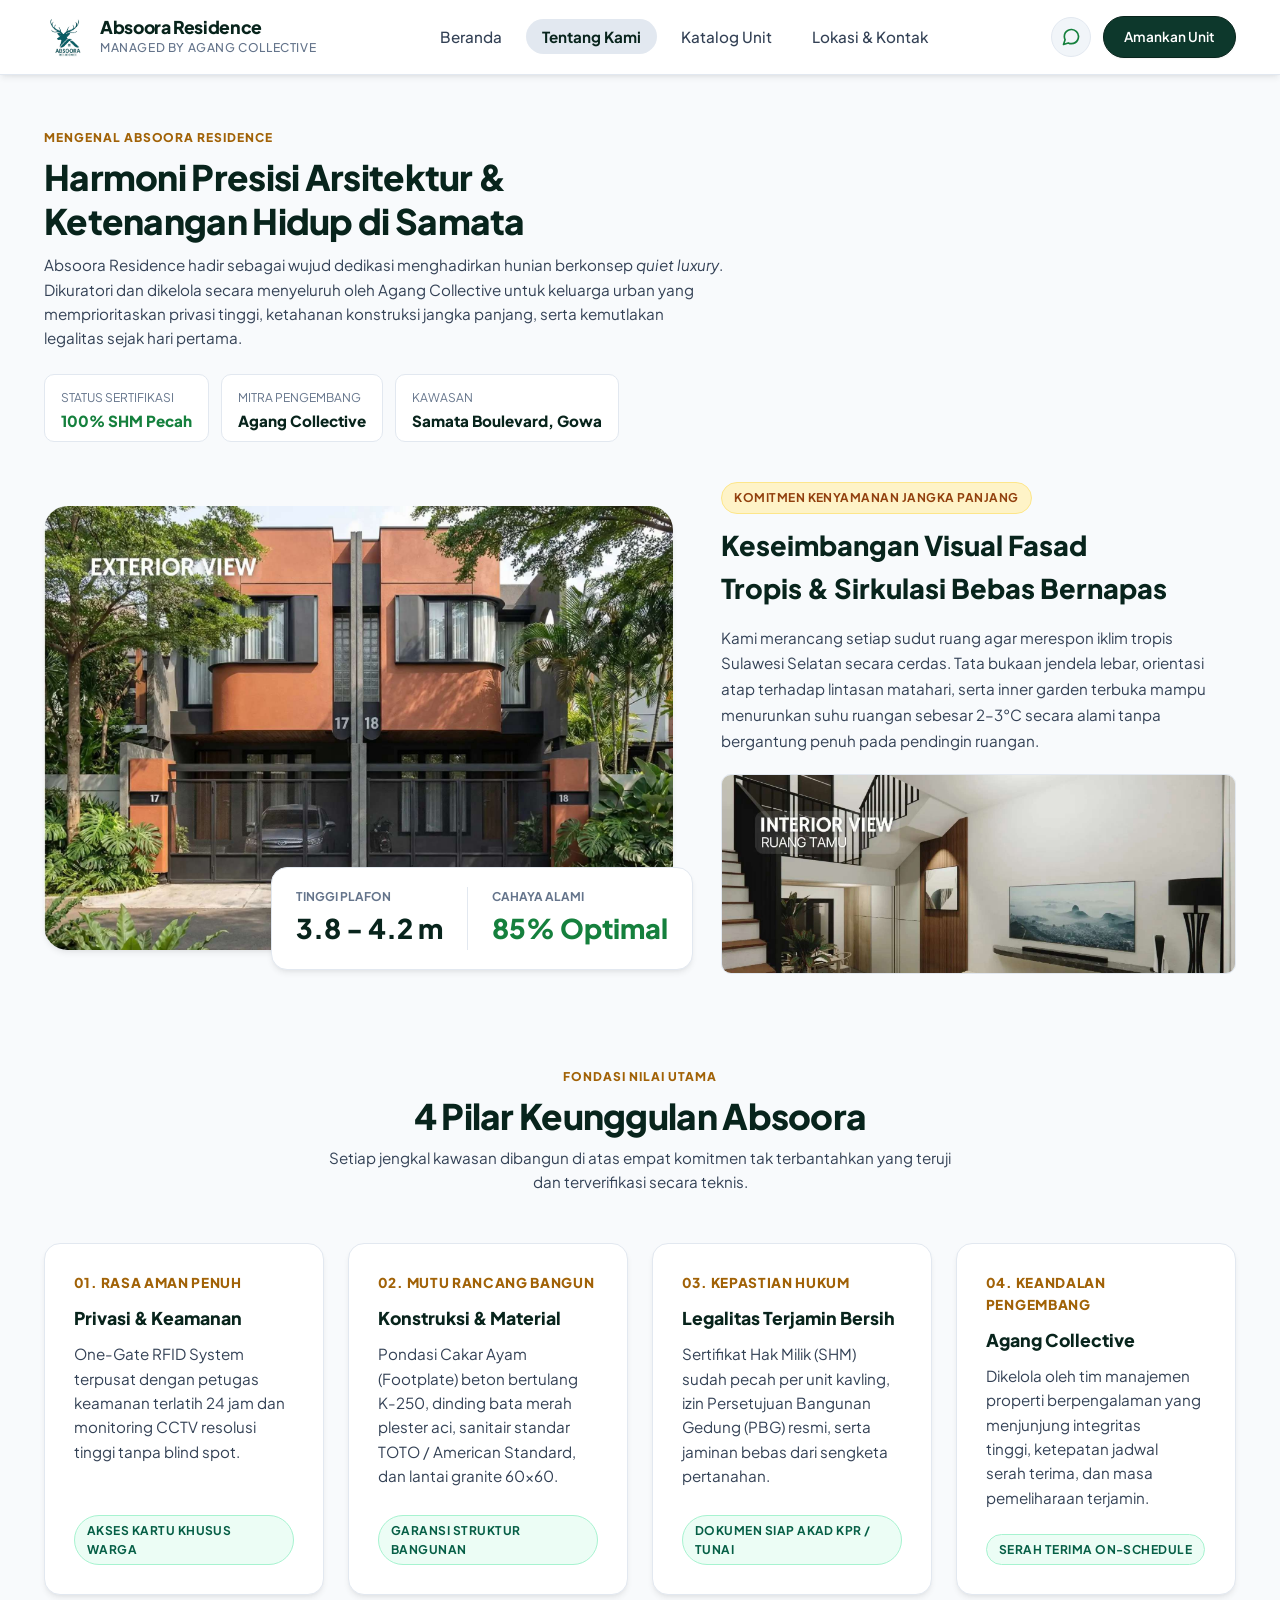
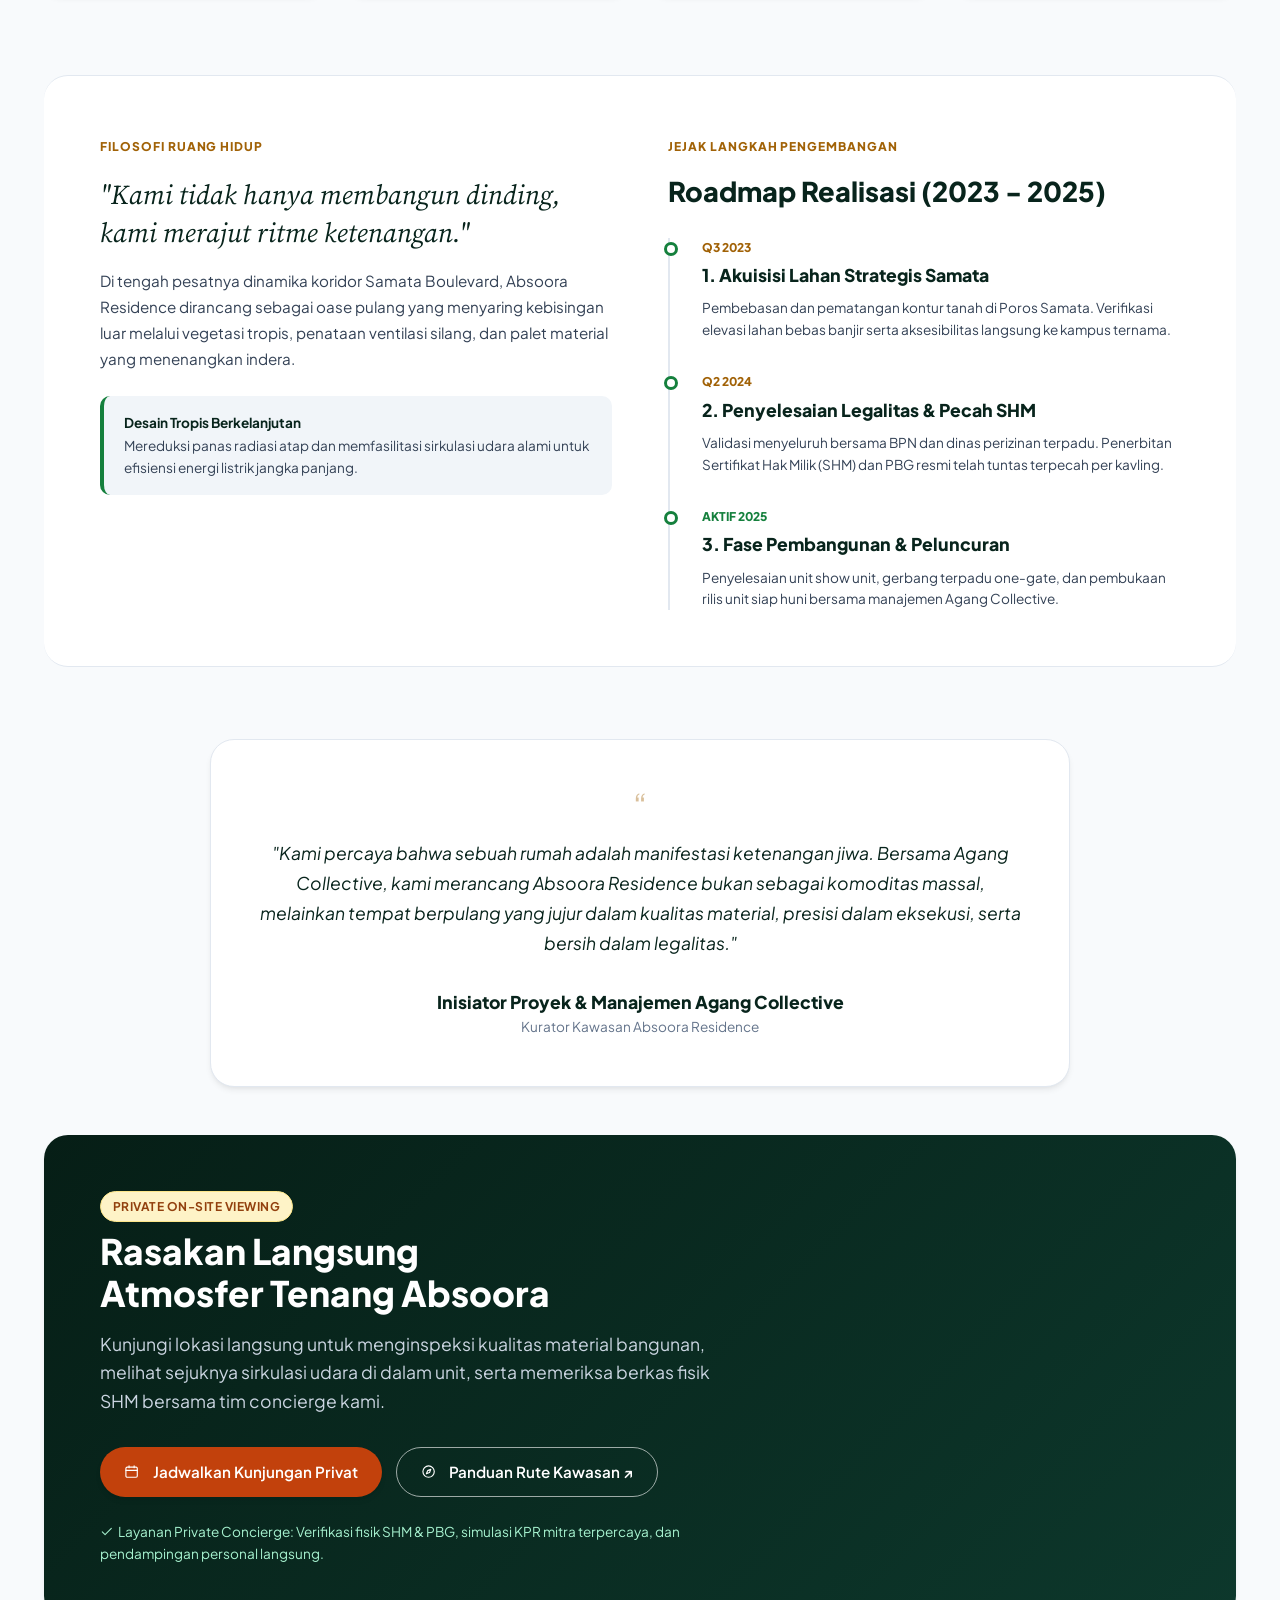
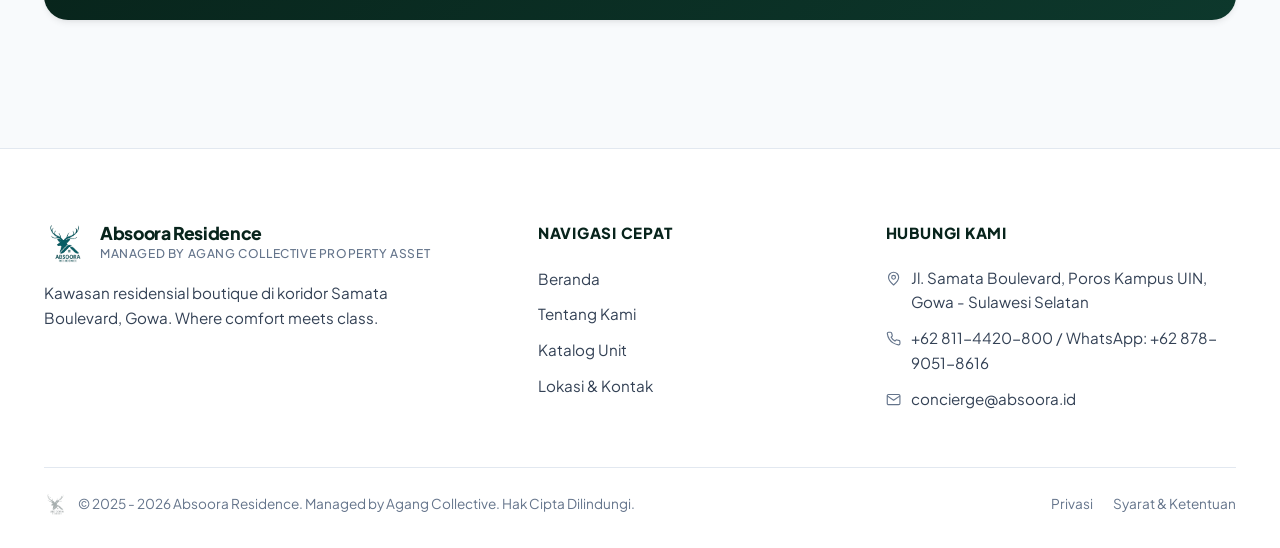
<file: tentang-kami.html>
<!DOCTYPE html>
<html lang="id">
<head>
  <meta charset="UTF-8">
  <meta name="viewport" content="width=device-width, initial-scale=1.0">
  <title>Tentang Kami | Absoora Residence Samata - Managed by Agang Collective</title>
  <meta name="description" content="Kisah, filosofi ruang hidup, 4 pilar mutu konstruksi, serta kepastian legalitas SHM Absoora Residence yang dikuratori oleh Agang Collective.">
  <link rel="icon" type="image/png" href="assets/images/logo.png">
  <link rel="stylesheet" href="assets/css/style.css">
</head>
<body>

  <!-- Site Header -->
  <header class="site-header">
    <div class="container header-container">
      <a href="index.html" class="header-brand">
        <img src="assets/images/logo.png" alt="Logo Absoora Residence" class="brand-logo-img">
        <div class="brand-info">
          <span class="brand-name">Absoora Residence</span>
          <span class="brand-sub">Managed by Agang Collective</span>
        </div>
      </a>

      <!-- Desktop & Mobile Navigation -->
      <nav class="header-nav" id="nav-menu-list">
        <ul class="nav-list">
          <li><a href="index.html" class="nav-link">Beranda</a></li>
          <li><a href="tentang-kami.html" class="nav-link active">Tentang Kami</a></li>
          <li><a href="katalog-unit.html" class="nav-link">Katalog Unit</a></li>
          <li><a href="lokasi-kontak.html" class="nav-link">Lokasi & Kontak</a></li>
        </ul>
      </nav>

      <!-- Header Action Buttons -->
      <div class="header-actions">
        <a href="https://wa.me/6287890518616?text=Halo%20kak,%20Saya%20ingin%20info%20lebih%20lanjut%20tentang%20Absoora%20Residence" target="_blank" rel="noopener noreferrer" class="btn-icon-wa" title="Chat WhatsApp Marketing">
          <svg width="20" height="20" viewBox="0 0 24 24" fill="none" stroke="currentColor" stroke-width="2" stroke-linecap="round" stroke-linejoin="round"><path d="M21 11.5a8.38 8.38 0 0 1-.9 3.8 8.5 8.5 0 0 1-7.6 4.7 8.38 8.38 0 0 1-3.8-.9L3 21l1.9-5.7a8.38 8.38 0 0 1-.9-3.8 8.5 8.5 0 0 1 4.7-7.6 8.38 8.38 0 0 1 3.8-.9h.5a8.48 8.48 0 0 1 8 8v.5z"/></svg>
        </a>
        <a href="https://wa.me/6287890518616?text=Halo%20kak,,%20saya%20ingin%20amankan%20rumah%20tipe%2090%20Absoora%20Residence" target="_blank" rel="noopener noreferrer" class="btn-header-cta">
          Amankan Unit
        </a>
        <button class="nav-toggle" id="nav-toggle-btn" aria-label="Toggle Menu">
          <span class="ico" data-icon="menu"></span>
        </button>
      </div>
    </div>
  </header>

  <main class="page-main">
    <div class="container">
      <!-- Top Section: Philosophy & Story Intro -->
      <div>
        <span class="section-tag">Mengenal Absoora Residence</span>
        <h1 style="max-width: 800px" class="section-title">
          Harmoni Presisi Arsitektur & Ketenangan Hidup di Samata
        </h1>
        <p class="section-desc mt-10">
          Absoora Residence hadir sebagai wujud dedikasi menghadirkan hunian berkonsep <em>quiet luxury</em>. Dikuratori dan dikelola secara menyeluruh oleh Agang Collective untuk keluarga urban yang memprioritaskan privasi tinggi, ketahanan konstruksi jangka panjang, serta kemutlakan legalitas sejak hari pertama.
        </p>

        <!-- Akreditasi & Wilayah Badges -->
        <div style="display: flex; gap: 12px; margin-top: 1.5rem; flex-wrap: wrap">
          <div class="meta-chip">
            <span class="stat-label">Status Sertifikasi</span>
            <div style="font-size: var(--fs-base); font-weight: 800; color: var(--color-emerald)">100% SHM Pecah</div>
          </div>
          <div class="meta-chip">
            <span class="stat-label">Mitra Pengembang</span>
            <div class="card-heading">Agang Collective</div>
          </div>
          <div class="meta-chip">
            <span class="stat-label">Kawasan</span>
            <div class="card-heading">Samata Boulevard, Gowa</div>
          </div>
        </div>
      </div>

      <!-- Media & Performance Panel -->
      <div class="story-intro-grid">
        <div class="story-media-stack">
          <div class="story-media-main">
            <img src="assets/images/hero-front.jpg" alt="Eksterior Absoora Residence">
          </div>
          <div class="story-metrics-floater">
            <div>
              <div class="eyebrow-label">Tinggi Plafon</div>
              <div style="font-size: var(--fs-xl); font-weight: 800; color: var(--color-primary-dark)">3.8 - 4.2 m</div>
            </div>
            <div style="border-left: 1px solid var(--border-light); padding-left: 1.5rem">
              <div class="eyebrow-label">Cahaya Alami</div>
              <div style="font-size: var(--fs-xl); font-weight: 800; color: var(--color-emerald)">85% Optimal</div>
            </div>
          </div>
        </div>

        <div>
          <div class="badge badge-warning">Komitmen Kenyamanan Jangka Panjang</div>
          <h2 style="font-size: var(--fs-xl); font-weight: 800; color: var(--color-primary-dark); margin: 10px 0 14px 0">
            Keseimbangan Visual Fasad Tropis & Sirkulasi Bebas Bernapas
          </h2>
          <p style="font-size: var(--fs-base); color: var(--color-text-body); line-height: 1.7; margin-bottom: 1.25rem">
            Kami merancang setiap sudut ruang agar merespon iklim tropis Sulawesi Selatan secara cerdas. Tata bukaan jendela lebar, orientasi atap terhadap lintasan matahari, serta inner garden terbuka mampu menurunkan suhu ruangan sebesar 2–3°C secara alami tanpa bergantung penuh pada pendingin ruangan.
          </p>
          <div style="border-radius: var(--radius-md); overflow: hidden; border: 1px solid var(--border-light); max-height: 200px">
            <img style="width: 100%; height: 100%; object-fit: cover" src="assets/images/living-room.jpg" alt="Interior Bernapas Bebas Absoora">
          </div>
        </div>
      </div>

      <!-- 4 Pillars Section -->
      <div style="margin-top: 5.5rem">
        <div style="text-align: center; max-width: 650px; margin: 0 auto 3rem auto">
          <span class="section-tag">Fondasi Nilai Utama</span>
          <h2 class="section-title">4 Pilar Keunggulan Absoora</h2>
          <p style="margin: 8px auto 0 auto" class="section-desc">
            Setiap jengkal kawasan dibangun di atas empat komitmen tak terbantahkan yang teruji dan terverifikasi secara teknis.
          </p>
        </div>

        <div class="pillars-grid">
          <!-- Pilar 1 -->
          <div class="pillar-card">
            <div>
              <div class="pillar-num">01. Rasa Aman Penuh</div>
              <h3 class="pillar-title">Privasi & Keamanan</h3>
              <p class="pillar-text">
                One-Gate RFID System terpusat dengan petugas keamanan terlatih 24 jam dan monitoring CCTV resolusi tinggi tanpa blind spot.
              </p>
            </div>
            <span class="badge badge-success self-start">Akses Kartu Khusus Warga</span>
          </div>

          <!-- Pilar 2 -->
          <div class="pillar-card">
            <div>
              <div class="pillar-num">02. Mutu Rancang Bangun</div>
              <h3 class="pillar-title">Konstruksi & Material</h3>
              <p class="pillar-text">
                Pondasi Cakar Ayam (Footplate) beton bertulang K-250, dinding bata merah plester aci, sanitair standar TOTO / American Standard, dan lantai granite 60×60.
              </p>
            </div>
            <span class="badge badge-success self-start">Garansi Struktur Bangunan</span>
          </div>

          <!-- Pilar 3 -->
          <div class="pillar-card">
            <div>
              <div class="pillar-num">03. Kepastian Hukum</div>
              <h3 class="pillar-title">Legalitas Terjamin Bersih</h3>
              <p class="pillar-text">
                Sertifikat Hak Milik (SHM) sudah pecah per unit kavling, izin Persetujuan Bangunan Gedung (PBG) resmi, serta jaminan bebas dari sengketa pertanahan.
              </p>
            </div>
            <span class="badge badge-success self-start">Dokumen Siap Akad KPR / Tunai</span>
          </div>

          <!-- Pilar 4 -->
          <div class="pillar-card">
            <div>
              <div class="pillar-num">04. Keandalan Pengembang</div>
              <h3 class="pillar-title">Agang Collective</h3>
              <p class="pillar-text">
                Dikelola oleh tim manajemen properti berpengalaman yang menjunjung integritas tinggi, ketepatan jadwal serah terima, dan masa pemeliharaan terjamin.
              </p>
            </div>
            <span class="badge badge-success self-start">Serah Terima On-Schedule</span>
          </div>
        </div>
      </div>

      <!-- Philosophy & Project Timeline Grid -->
      <div style="margin-top: 5rem; border-radius: var(--radius-xl); padding: 3.5rem" class="timeline-section">
        <div class="timeline-grid">
          <!-- Left: Philosophy -->
          <div>
            <span class="section-tag">Filosofi Ruang Hidup</span>
            <blockquote style="font-family: var(--font-serif); font-size: var(--fs-xl); font-style: italic; color: var(--color-primary-dark); line-height: 1.4; margin: 12px 0 16px 0">
              "Kami tidak hanya membangun dinding, kami merajut ritme ketenangan."
            </blockquote>
            <p style="font-size: var(--fs-base); color: var(--color-text-body); line-height: 1.7; margin-bottom: 1.5rem">
              Di tengah pesatnya dinamika koridor Samata Boulevard, Absoora Residence dirancang sebagai oase pulang yang menyaring kebisingan luar melalui vegetasi tropis, penataan ventilasi silang, dan palet material yang menenangkan indera.
            </p>
            <div style="background-color: var(--color-bg-surface); padding: 16px 20px; border-radius: var(--radius-md); border-left: 4px solid var(--color-emerald)">
              <div style="font-size: var(--fs-sm); font-weight: 700; color: var(--color-primary-dark)">Desain Tropis Berkelanjutan</div>
              <div style="font-size: var(--fs-sm); color: var(--color-text-body); margin-top: 2px">
                Mereduksi panas radiasi atap dan memfasilitasi sirkulasi udara alami untuk efisiensi energi listrik jangka panjang.
              </div>
            </div>
          </div>

          <!-- Right: Development Roadmap Timeline -->
          <div>
            <span class="section-tag">Jejak Langkah Pengembangan</span>
            <h3 style="font-size: var(--fs-xl); font-weight: 800; color: var(--color-primary-dark); margin-top: 6px">
              Roadmap Realisasi (2023 - 2025)
            </h3>

            <div class="timeline-list">
              <!-- Milestone 1 -->
              <div class="timeline-node">
                <div class="timeline-date">Q3 2023</div>
                <h4 class="timeline-node-title">1. Akuisisi Lahan Strategis Samata</h4>
                <p class="body-sm">
                  Pembebasan dan pematangan kontur tanah di Poros Samata. Verifikasi elevasi lahan bebas banjir serta aksesibilitas langsung ke kampus ternama.
                </p>
              </div>

              <!-- Milestone 2 -->
              <div class="timeline-node">
                <div class="timeline-date">Q2 2024</div>
                <h4 class="timeline-node-title">2. Penyelesaian Legalitas & Pecah SHM</h4>
                <p class="body-sm">
                  Validasi menyeluruh bersama BPN dan dinas perizinan terpadu. Penerbitan Sertifikat Hak Milik (SHM) dan PBG resmi telah tuntas terpecah per kavling.
                </p>
              </div>

              <!-- Milestone 3 -->
              <div class="timeline-node">
                <div style="color: var(--color-emerald)" class="timeline-date">Aktif 2025</div>
                <h4 class="timeline-node-title">3. Fase Pembangunan &amp; Peluncuran</h4>
                <p class="body-sm">
                  Penyelesaian unit show unit, gerbang terpadu one-gate, dan pembukaan rilis unit siap huni bersama manajemen Agang Collective.
                </p>
              </div>
            </div>
          </div>
        </div>
      </div>

      <!-- Leadership / Initiator Testimonial Card -->
      <div class="testimonial-card-wrap">
        <div class="quote-icon">“</div>
        <p class="quote-text">
          "Kami percaya bahwa sebuah rumah adalah manifestasi ketenangan jiwa. Bersama Agang Collective, kami merancang Absoora Residence bukan sebagai komoditas massal, melainkan tempat berpulang yang jujur dalam kualitas material, presisi dalam eksekusi, serta bersih dalam legalitas."
        </p>
        <div class="quote-author-name">Inisiator Proyek & Manajemen Agang Collective</div>
        <div class="quote-author-title">Kurator Kawasan Absoora Residence</div>
      </div>

      <!-- Pre-Footer CTA Banner with buttons: 'Jadwalkan Kunjungan Privat' and 'Panduan Rute Kawasan' -->
      <div class="pre-footer-banner">
        <div class="pre-footer-content">
          <span class="badge badge-warning">Private On-Site Viewing</span>
          <h2 class="pre-footer-title">Rasakan Langsung Atmosfer Tenang Absoora</h2>
          <p class="pre-footer-desc">
            Kunjungi lokasi langsung untuk menginspeksi kualitas material bangunan, melihat sejuknya sirkulasi udara di dalam unit, serta memeriksa berkas fisik SHM bersama tim concierge kami.
          </p>
          <div class="pre-footer-actions">
            <!-- Tombol 'Jadwalkan Kunjungan Privat' -> http://wa.me/6287890518616?text=Halo%20kak,%20ingin%20Survei%20Lokasi%20rumah%20Absoora%20Residence%20bersama%20kakak -->
            <a href="http://wa.me/6287890518616?text=Halo%20kak,%20ingin%20Survei%20Lokasi%20rumah%20Absoora%20Residence%20bersama%20kakak" target="_blank" rel="noopener noreferrer" class="btn btn-primary-orange">
              <span class="ico" data-icon="calendar"></span>Jadwalkan Kunjungan Privat
            </a>
            <!-- Tombol 'Panduan Rute Samata' diganti jadi 'Panduan Rute Kawasan' langsung ke Google Maps http://maps.app.goo.gl/XWc7GPPQwYAimfMd9?g_st=ic -->
            <a href="http://maps.app.goo.gl/XWc7GPPQwYAimfMd9?g_st=ic" target="_blank" rel="noopener noreferrer" class="btn btn-outline-white">
              <span class="ico" data-icon="compass"></span>Panduan Rute Kawasan ↗
            </a>
          </div>
          <div class="note-on-dark">
            <span class="ico" data-icon="check"></span>Layanan Private Concierge: Verifikasi fisik SHM & PBG, simulasi KPR mitra terpercaya, dan pendampingan personal langsung.
          </div>
        </div>
      </div>
    </div>
  </main>

  <!-- Site Footer -->
  <footer class="site-footer">
    <div class="container">
      <div class="footer-grid">
        <!-- Col 1: Brand Info -->
        <div>
          <div class="header-brand mb-16">
            <img src="assets/images/logo.png" alt="Logo Absoora" class="brand-logo-img">
            <div class="brand-info">
              <span class="brand-name">Absoora Residence</span>
              <span class="brand-sub">Managed by Agang Collective Property Asset</span>
            </div>
          </div>
          <p class="footer-blurb">
            Kawasan residensial boutique di koridor Samata Boulevard, Gowa. Where comfort meets class.
          </p>
        </div>

        <!-- Col 2: Navigasi Cepat -->
        <div>
          <h4 class="footer-col-title">Navigasi Cepat</h4>
          <ul class="footer-links-list">
            <li><a href="index.html" class="footer-link">Beranda</a></li>
            <li><a href="tentang-kami.html" class="footer-link">Tentang Kami</a></li>
            <li><a href="katalog-unit.html" class="footer-link">Katalog Unit</a></li>
            <li><a href="lokasi-kontak.html" class="footer-link">Lokasi & Kontak</a></li>
          </ul>
        </div>

        <!-- Col 3: Hubungi Kami -->
        <div>
          <h4 class="footer-col-title">Hubungi Kami</h4>
          <div class="footer-contact-items">
            <div class="footer-contact-row">
              <span><span class="ico" data-icon="pin"></span></span>
              <span>Jl. Samata Boulevard, Poros Kampus UIN, Gowa - Sulawesi Selatan</span>
            </div>
            <div class="footer-contact-row">
              <span><span class="ico" data-icon="phone"></span></span>
              <span>+62 811-4420-800 / WhatsApp: +62 878-9051-8616</span>
            </div>
            <div class="footer-contact-row">
              <span><span class="ico" data-icon="mail"></span></span>
              <span>concierge@absoora.id</span>
            </div>
          </div>
        </div>
      </div>

      <!-- Footer Bottom Bar with Watermark kecil -->
      <div class="footer-bottom-bar">
        <div class="footer-watermark-wrap">
          <img src="assets/images/logo.png" alt="Watermark Absoora Residence" class="footer-watermark-logo" title="Absoora Residence Watermark">
          <span>© 2025 - 2026 Absoora Residence. Managed by Agang Collective. Hak Cipta Dilindungi.</span>
        </div>
        <div class="footer-legal-links">
          <a href="legal.html#privasi">Privasi</a>
          <a href="legal.html#syarat">Syarat &amp; Ketentuan</a>
        </div>
      </div>
    </div>
  </footer>

  <script src="assets/js/main.js"></script>
</body>
</html>
</file>
<file: assets/css/style.css>
/* ==========================================================================
   Absoora Residence - Premium Real Estate Stylesheet
   Designed for Agang Collective
   ========================================================================== */

@import url('https://fonts.googleapis.com/css2?family=Plus+Jakarta+Sans:ital,wght@0,300;0,400;0,500;0,600;0,700;0,800;1,400;1,600&family=Source+Serif+4:ital,opsz,wght@0,8..60,400..700;1,8..60,400&display=swap');

:root {
  --color-primary-dark: #08241c;
  --color-primary: #0d382c;
  --color-primary-hover: #124a3a;
  --color-forest: #0f4838;
  --color-emerald: #15803d;
  --color-emerald-light: #22c55e;
  --color-mint-bg: #ecfdf5;
  --color-mint-border: #a7f3d0;
  --color-accent-amber: #a16207;
  --color-accent-orange: #f97316;
  --color-accent-btn: #c2410c;
  --color-accent-btn-hover: #9a3412;

  --color-bg-base: #f8fafc;
  --color-bg-white: #ffffff;
  --color-bg-surface: #f1f5f9;
  --color-bg-dark-card: #0c2d23;

  --color-text-main: #0f172a;
  --color-text-body: #334155;
  --color-text-muted: #64748b;
  --color-text-light: #94a3b8;
  --color-text-white: #ffffff;

  --border-light: #e2e8f0;
  --border-medium: #cbd5e1;

  /* ---- Type scale (9 steps) ---- */
  --fs-xs: 0.75rem;
  --fs-sm: 0.85rem;
  --fs-base: 0.95rem;
  --fs-md: 1.1rem;
  --fs-lg: 1.35rem;
  --fs-xl: 1.7rem;
  --fs-2xl: 2.2rem;
  --fs-3xl: 2.6rem;
  --fs-4xl: 3rem;

  /* ---- Extended palette ---- */
  --color-white: #ffffff;
  --color-danger: #b91c1c;
  --color-mint-soft: #a7f3d0;
  --color-mint-100: #d1fae5;
  --color-mint-800: #166534;
  --color-mint-900: #065f46;
  --color-text-on-dark-dim: #cbd5e1;
  --color-warn-bg: #fef3c7;
  --color-warn-border: #fde68a;
  --color-warn-text: #92400e;
  --color-orange-bg: #fff7ed;
  --color-orange-border: #ffedd5;
  --color-slate-800: #0f2d3d;
  --color-deep-1: #061e16;
  --color-deep-2: #09261e;
  --color-deep-3: #0a2d23;

  /* ---- Elevation ---- */
  --shadow-focus: 0 0 0 3px rgba(21, 128, 61, 0.18);

  --radius-sm: 6px;
  --radius-md: 10px;
  --radius-lg: 16px;
  --radius-xl: 24px;
  --radius-full: 9999px;

  --shadow-sm: 0 1px 2px 0 rgba(0, 0, 0, 0.05);
  --shadow-md: 0 4px 6px -1px rgba(0, 0, 0, 0.07), 0 2px 4px -2px rgba(0, 0, 0, 0.05);
  --shadow-lg: 0 10px 25px -3px rgba(0, 0, 0, 0.08), 0 4px 8px -2px rgba(0, 0, 0, 0.04);
  --shadow-xl: 0 20px 35px -5px rgba(0, 0, 0, 0.12), 0 8px 12px -3px rgba(0, 0, 0, 0.06);

  --font-main: 'Plus Jakarta Sans', system-ui, -apple-system, sans-serif;
  --font-serif: 'Source Serif 4', Georgia, serif;
  --container-max: 1240px;
}

*, *::before, *::after {
  box-sizing: border-box;
  margin: 0;
  padding: 0;
}

html {
  scroll-behavior: smooth;
  font-size: 16px;
  background-color: var(--color-bg-base);
  color: var(--color-text-body);
  font-family: var(--font-main);
  -webkit-font-smoothing: antialiased;
}

body {
  min-height: 100vh;
  display: flex;
  flex-direction: column;
  line-height: 1.6;
}

img {
  max-width: 100%;
  height: auto;
  display: block;
}

a {
  color: inherit;
  text-decoration: none;
  transition: all 0.2s ease;
}

button, input, select, textarea {
  font-family: inherit;
}

.container {
  width: 100%;
  max-width: var(--container-max);
  margin-left: auto;
  margin-right: auto;
  padding-left: 1.5rem;
  padding-right: 1.5rem;
}

/* ==========================================================================
   Inline SVG icons (replaces emoji glyphs)
   ========================================================================== */

.ico {
  display: inline-flex;
  align-items: center;
  justify-content: center;
  width: 1em;
  height: 1em;
  flex-shrink: 0;
  vertical-align: -0.125em;
  color: inherit;
  margin-right: 0.35em;
}

/* Containers that already space children with flex gap, or hold the icon alone */
.footer-contact-row .ico,
.commute-route-hint .ico,
.benefit-check .ico,
.channel-icon .ico,
.nav-toggle .ico,
.media-specs-overlay .ico {
  margin-right: 0;
}

.ico svg {
  width: 100%;
  height: 100%;
  display: block;
  fill: none;
  stroke: currentColor;
  stroke-width: 1.8;
  stroke-linecap: round;
  stroke-linejoin: round;
}

.ico-lg {
  width: 1.25em;
  height: 1.25em;
  vertical-align: middle;
}

.footer-contact-row .ico {
  margin-top: 0.22em;
  color: var(--color-text-muted);
}

.benefit-check .ico {
  stroke-width: 2.6;
}

/* ==========================================================================
   Navigation Bar
   ========================================================================== */

.site-header {
  position: sticky;
  top: 0;
  z-index: 1000;
  background-color: rgba(255, 255, 255, 0.95);
  backdrop-filter: blur(10px);
  border-bottom: 1px solid var(--border-light);
  box-shadow: var(--shadow-md);
}

.header-container {
  display: flex;
  align-items: center;
  justify-content: space-between;
  height: 74px;
}

.header-brand {
  display: flex;
  align-items: center;
  gap: 12px;
}

.brand-logo-img {
  width: 44px;
  height: 44px;
  object-fit: contain;
}

.brand-info {
  display: flex;
  flex-direction: column;
}

.brand-name {
  font-size: var(--fs-md);
  font-weight: 800;
  color: var(--color-primary-dark);
  letter-spacing: -0.02em;
  line-height: 1.2;
}

.brand-sub {
  font-size: var(--fs-xs);
  font-weight: 500;
  color: var(--color-text-muted);
  text-transform: uppercase;
  letter-spacing: 0.05em;
}

.header-nav {
  display: flex;
  align-items: center;
}

.nav-list {
  display: flex;
  align-items: center;
  list-style: none;
  gap: 8px;
}

.nav-link {
  font-size: var(--fs-base);
  font-weight: 500;
  color: var(--color-text-body);
  padding: 8px 16px;
  border-radius: var(--radius-full);
  transition: all 0.2s ease;
}

.nav-link:hover {
  color: var(--color-primary);
  background-color: var(--color-bg-surface);
}

/* Active navigation state: BOLD as requested */
.nav-link.active {
  font-weight: 700;
  color: var(--color-primary-dark);
  background-color: var(--border-light);
}

.header-actions {
  display: flex;
  align-items: center;
  gap: 12px;
}

.btn-icon-wa {
  display: flex;
  align-items: center;
  justify-content: center;
  width: 40px;
  height: 40px;
  border-radius: var(--radius-full);
  background-color: var(--color-bg-surface);
  color: var(--color-emerald);
  border: 1px solid var(--border-light);
  transition: all 0.2s ease;
}

.btn-icon-wa:hover {
  background-color: var(--color-mint-100);
  color: var(--color-mint-800);
  transform: translateY(-1px);
}

.btn-header-cta {
  display: inline-flex;
  align-items: center;
  justify-content: center;
  gap: 8px;
  background-color: var(--color-primary);
  color: var(--color-white);
  padding: 9px 20px;
  font-size: var(--fs-sm);
  font-weight: 600;
  border-radius: var(--radius-full);
  border: 1px solid var(--color-primary-dark);
  transition: all 0.2s ease;
  box-shadow: var(--shadow-sm);
}

.btn-header-cta:hover {
  background-color: var(--color-primary-hover);
  box-shadow: var(--shadow-md);
  transform: translateY(-1px);
}

.nav-toggle {
  display: none;
  background: none;
  border: none;
  font-size: var(--fs-xl);
  color: var(--color-text-main);
  cursor: pointer;
  padding: 4px;
}

/* ==========================================================================
   Buttons & Badges
   ========================================================================== */

.btn {
  display: inline-flex;
  align-items: center;
  justify-content: center;
  gap: 8px;
  font-weight: 600;
  padding: 12px 24px;
  border-radius: var(--radius-full);
  border: none;
  cursor: pointer;
  transition: all 0.2s ease;
  font-size: var(--fs-base);
  text-align: center;
}

/* Short, fixed-width labels only — long button labels must stay wrappable
   so they don't force horizontal overflow on narrow screens. */
.btn-header-cta,
.sticky-bar-actions .btn,
.map-floating-bar .btn,
.pre-footer-actions .btn {
  white-space: nowrap;
}

.btn-primary-orange {
  background-color: var(--color-accent-btn);
  color: var(--color-white);
  box-shadow: var(--shadow-md);
}

.btn-primary-orange:hover {
  background-color: var(--color-accent-btn-hover);
  box-shadow: var(--shadow-lg);
  transform: translateY(-1px);
}

.btn-primary-green {
  background-color: var(--color-primary);
  color: var(--color-white);
  box-shadow: var(--shadow-md);
}

.btn-primary-green:hover {
  background-color: var(--color-primary-hover);
  box-shadow: var(--shadow-lg);
  transform: translateY(-1px);
}

.btn-outline-white {
  background-color: transparent;
  color: var(--color-white);
  border: 1.5px solid rgba(255, 255, 255, 0.6);
}

.btn-outline-white:hover {
  background-color: rgba(255, 255, 255, 0.15);
  border-color: var(--color-white);
}

.btn-white {
  background-color: var(--color-white);
  color: var(--color-primary-dark);
  box-shadow: var(--shadow-md);
}

.btn-white:hover {
  background-color: var(--color-bg-base);
  transform: translateY(-1px);
  box-shadow: var(--shadow-md);
}

.btn-secondary {
  background-color: var(--color-bg-surface);
  color: var(--color-text-main);
  border: 1px solid var(--border-light);
}

.btn-secondary:hover {
  background-color: var(--border-light);
  color: var(--color-primary-dark);
}

/* Badges */
.badge {
  display: inline-flex;
  align-items: center;
  gap: 6px;
  padding: 5px 12px;
  font-size: var(--fs-xs);
  font-weight: 700;
  text-transform: uppercase;
  letter-spacing: 0.04em;
  border-radius: var(--radius-full);
}

.badge-warning {
  background-color: var(--color-warn-bg);
  color: var(--color-warn-text);
  border: 1px solid var(--color-warn-border);
}

.badge-success {
  background-color: var(--color-mint-bg);
  color: var(--color-mint-900);
  border: 1px solid var(--color-mint-border);
}

.badge-dark {
  background-color: rgba(13, 56, 44, 0.08);
  color: var(--color-primary);
  border: 1px solid rgba(13, 56, 44, 0.15);
}

.badge-white {
  background-color: rgba(255, 255, 255, 0.15);
  color: var(--color-white);
  backdrop-filter: blur(4px);
  border: 1px solid rgba(255, 255, 255, 0.25);
}

/* Section Header standard */
.section-tag {
  display: inline-block;
  font-size: var(--fs-xs);
  font-weight: 800;
  color: var(--color-accent-amber);
  text-transform: uppercase;
  letter-spacing: 0.08em;
  margin-bottom: 8px;
}

.section-title {
  font-family: var(--font-main);
  font-size: var(--fs-2xl);
  font-weight: 800;
  color: var(--color-primary-dark);
  letter-spacing: -0.02em;
  line-height: 1.25;
}

.section-desc {
  font-size: var(--fs-base);
  color: var(--color-text-body);
  max-width: 680px;
}

/* ==========================================================================
   Hero Section (Dark Emerald Theme)
   ========================================================================== */

.hero-section {
  background: linear-gradient(145deg, var(--color-deep-1) 0%, var(--color-primary) 60%, var(--color-deep-3) 100%);
  color: var(--color-white);
  padding: 4.5rem 0 3.5rem 0;
  position: relative;
  overflow: hidden;
}

.hero-section::before {
  content: '';
  position: absolute;
  top: -20%;
  right: -10%;
  width: 600px;
  height: 600px;
  border-radius: 50%;
  background: radial-gradient(circle, rgba(34, 197, 94, 0.1) 0%, transparent 70%);
  pointer-events: none;
}

.hero-grid {
  display: grid;
  grid-template-columns: 1.2fr 0.8fr;
  gap: 3rem;
  align-items: center;
}

.hero-badges {
  display: flex;
  flex-wrap: wrap;
  gap: 10px;
  margin-bottom: 1.5rem;
}

.hero-eyebrow {
  font-size: var(--fs-xs);
  font-weight: 700;
  letter-spacing: 0.14em;
  text-transform: uppercase;
  color: var(--color-mint-soft);
  margin-bottom: 1.25rem;
}

.hero-title {
  font-family: var(--font-serif);
  font-size: var(--fs-4xl);
  font-weight: 600;
  line-height: 1.12;
  letter-spacing: -0.012em;
  color: var(--color-white);
  margin-bottom: 2.5rem;
  max-width: 22ch;
  text-wrap: balance;
}

.hero-desc {
  font-size: var(--fs-md);
  color: var(--color-text-on-dark-dim);
  line-height: 1.7;
  margin-bottom: 2rem;
  max-width: 54ch;
  text-wrap: pretty;
}

.hero-ctas {
  display: flex;
  flex-wrap: wrap;
  gap: 14px;
}

/* Floating Price Card */
.hero-price-card {
  background: rgba(255, 255, 255, 0.08);
  backdrop-filter: blur(16px);
  border: 1px solid rgba(255, 255, 255, 0.15);
  border-radius: var(--radius-xl);
  padding: 2.2rem;
  box-shadow: var(--shadow-xl);
}

.price-card-label {
  font-size: var(--fs-xs);
  font-weight: 700;
  letter-spacing: 0.08em;
  color: var(--color-text-light);
  text-transform: uppercase;
  margin-bottom: 6px;
}

.price-card-amount {
  font-size: var(--fs-3xl);
  font-weight: 800;
  color: var(--color-white);
  line-height: 1.1;
  margin-bottom: 6px;
}

.price-card-sub {
  font-size: var(--fs-sm);
  color: var(--color-mint-soft);
  font-weight: 500;
  margin-bottom: 1.8rem;
}

.price-status-grid {
  display: grid;
  grid-template-columns: 1fr 1fr;
  gap: 12px;
  border-top: 1px solid rgba(255, 255, 255, 0.15);
  padding-top: 1.5rem;
}

.status-cell {
  background: rgba(0, 0, 0, 0.2);
  border-radius: var(--radius-md);
  padding: 10px 14px;
  border: 1px solid rgba(255, 255, 255, 0.08);
}

.status-label {
  font-size: var(--fs-xs);
  color: var(--color-text-light);
  text-transform: uppercase;
}

.status-value {
  font-size: var(--fs-base);
  font-weight: 700;
  color: var(--color-white);
}

/* Alert Notification Bar under Hero */
.hero-alert-bar {
  background-color: var(--color-deep-1);
  border-top: 1px solid rgba(255, 255, 255, 0.08);
  border-bottom: 1px solid var(--border-light);
  padding: 12px 0;
  font-size: var(--fs-sm);
}

.alert-bar-inner {
  display: flex;
  align-items: center;
  justify-content: space-between;
  gap: 1rem;
  flex-wrap: wrap;
}

.alert-message {
  display: flex;
  align-items: center;
  gap: 8px;
  color: var(--color-bg-surface);
  font-weight: 500;
}

.alert-tags {
  display: flex;
  gap: 8px;
}

.unit-tag {
  background-color: var(--color-emerald);
  color: var(--color-white);
  padding: 3px 10px;
  border-radius: var(--radius-full);
  font-size: var(--fs-xs);
  font-weight: 700;
}

/* ==========================================================================
   4 Pillars / Value Propositions Cards
   ========================================================================== */

.section-pillars {
  padding: 5rem 0;
  background-color: var(--color-bg-base);
}

.pillars-header {
  display: flex;
  justify-content: space-between;
  align-items: flex-end;
  margin-bottom: 3rem;
  gap: 2rem;
  flex-wrap: wrap;
}

.pillars-grid {
  display: grid;
  grid-template-columns: repeat(4, 1fr);
  gap: 1.5rem;
}

.pillar-card {
  background-color: var(--color-white);
  border: 1px solid var(--border-light);
  border-radius: var(--radius-lg);
  padding: 1.8rem;
  display: flex;
  flex-direction: column;
  justify-content: space-between;
  transition: all 0.25s ease;
  box-shadow: var(--shadow-md);
}

.pillar-card:hover {
  transform: translateY(-4px);
  box-shadow: var(--shadow-md);
  border-color: var(--color-mint-border);
}

.pillar-num {
  font-size: var(--fs-sm);
  font-weight: 800;
  color: var(--color-accent-amber);
  margin-bottom: 10px;
  text-transform: uppercase;
  letter-spacing: 0.05em;
}

.pillar-title {
  font-size: var(--fs-md);
  font-weight: 800;
  color: var(--color-primary-dark);
  margin-bottom: 10px;
}

.pillar-text {
  font-size: var(--fs-base);
  color: var(--color-text-body);
  line-height: 1.6;
  margin-bottom: 1.5rem;
}

.pillar-link {
  font-size: var(--fs-sm);
  font-weight: 700;
  color: var(--color-primary);
  display: inline-flex;
  align-items: center;
  gap: 6px;
}

.pillar-link:hover {
  color: var(--color-accent-btn);
}

/* ==========================================================================
   Main Unit Highlight Section (Tipe 90)
   ========================================================================== */

.section-unit-highlight {
  padding: 4.5rem 0;
  background-color: var(--color-white);
  border-top: 1px solid var(--border-light);
  border-bottom: 1px solid var(--border-light);
}

.unit-showcase-grid {
  display: grid;
  grid-template-columns: 1fr 1fr;
  gap: 3.5rem;
  align-items: center;
}

.showcase-media {
  display: flex;
  flex-direction: column;
  gap: 12px;
}

.media-main-wrap {
  position: relative;
  border-radius: var(--radius-xl);
  overflow: hidden;
  box-shadow: var(--shadow-md);
  aspect-ratio: 16 / 11;
  background-color: var(--color-primary);
}

.media-main-wrap img {
  width: 100%;
  height: 100%;
  object-fit: cover;
  transition: transform 0.4s ease;
}

.media-main-wrap:hover img {
  transform: scale(1.02);
}

.media-tag-overlay {
  position: absolute;
  top: 16px;
  left: 16px;
}

.media-specs-overlay {
  position: absolute;
  bottom: 16px;
  left: 16px;
  right: 16px;
  background: rgba(13, 56, 44, 0.85);
  backdrop-filter: blur(8px);
  border: 1px solid rgba(255, 255, 255, 0.2);
  border-radius: var(--radius-md);
  padding: 10px 16px;
  color: var(--color-white);
  display: flex;
  justify-content: space-between;
  align-items: center;
  font-size: var(--fs-sm);
}

.media-thumbs {
  display: grid;
  grid-template-columns: repeat(3, 1fr);
  gap: 12px;
}

.media-thumb-btn {
  border-radius: var(--radius-md);
  overflow: hidden;
  aspect-ratio: 16 / 10;
  border: 2px solid transparent;
  cursor: pointer;
  padding: 0;
  background: none;
  transition: all 0.2s ease;
}

.media-thumb-btn img {
  width: 100%;
  height: 100%;
  object-fit: cover;
}

.media-thumb-btn:hover {
  border-color: var(--color-emerald);
  transform: translateY(-2px);
}

/* Showcase Details Column */
.showcase-details {
  display: flex;
  flex-direction: column;
  gap: 1.5rem;
}

.unit-promo-price-box {
  background-color: var(--color-bg-base);
  border: 1px solid var(--border-light);
  border-radius: var(--radius-lg);
  padding: 1.5rem;
}

.promo-label {
  font-size: var(--fs-xs);
  font-weight: 700;
  color: var(--color-accent-amber);
  letter-spacing: 0.08em;
  text-transform: uppercase;
}

.promo-price-row {
  display: flex;
  align-items: baseline;
  gap: 12px;
  margin: 4px 0;
}

.promo-price,
.catalog-price {
  font-size: var(--fs-2xl);
  font-weight: 800;
  color: var(--color-primary-dark);
}

.original-price {
  font-size: var(--fs-md);
  color: var(--color-text-muted);
  text-decoration: line-through;
}

.promo-note {
  font-size: var(--fs-xs);
  font-weight: 700;
  color: var(--color-emerald);
  letter-spacing: 0.05em;
}

.promo-benefits-grid {
  display: grid;
  grid-template-columns: 1fr 1fr;
  gap: 10px;
}

.benefit-item {
  display: flex;
  align-items: center;
  gap: 8px;
  font-size: var(--fs-sm);
  font-weight: 600;
  color: var(--color-text-main);
}

.benefit-check {
  color: var(--color-emerald);
  font-weight: 800;
}

.bonus-pills {
  display: flex;
  gap: 10px;
  flex-wrap: wrap;
}

.bonus-pill {
  background-color: var(--color-orange-bg);
  border: 1px solid var(--color-orange-border);
  color: var(--color-accent-btn);
  padding: 6px 14px;
  border-radius: var(--radius-full);
  font-size: var(--fs-sm);
  font-weight: 700;
}

.material-specs-grid {
  display: grid;
  grid-template-columns: repeat(3, 1fr);
  gap: 1rem;
  margin-top: 1rem;
}

.material-spec-card {
  background-color: var(--color-bg-surface);
  border-radius: var(--radius-md);
  padding: 12px 14px;
  border: 1px solid var(--border-light);
}

.material-spec-title {
  font-size: var(--fs-xs);
  font-weight: 700;
  color: var(--color-text-muted);
  text-transform: uppercase;
  margin-bottom: 2px;
}

.material-spec-val {
  font-size: var(--fs-sm);
  font-weight: 700;
  color: var(--color-primary-dark);
}

/* ==========================================================================
   Map & Connectivity Section
   ========================================================================== */

.section-connectivity {
  padding: 5rem 0;
  background-color: var(--color-bg-base);
}

.connectivity-grid {
  display: grid;
  grid-template-columns: 0.9fr 1.1fr;
  gap: 3rem;
  align-items: center;
  margin-top: 2.5rem;
}

.commute-cards-list {
  display: flex;
  flex-direction: column;
  gap: 12px;
}

.commute-card {
  background-color: var(--color-white);
  border: 1px solid var(--border-light);
  border-radius: var(--radius-md);
  padding: 1rem 1.4rem;
  display: flex;
  align-items: center;
  gap: 1.2rem;
  transition: all 0.2s ease;
  text-align: left;
  width: 100%;
}

a.commute-card:hover,
a.commute-card:focus-visible {
  border-color: var(--color-emerald);
  transform: translateX(4px);
  box-shadow: var(--shadow-md);
  outline: none;
}

.commute-card:hover {
  border-color: var(--color-emerald);
  transform: translateX(4px);
  box-shadow: var(--shadow-md);
}

.commute-info {
  flex: 1;
  min-width: 0;
}

.commute-route-hint {
  display: inline-flex;
  align-items: center;
  gap: 5px;
  font-size: var(--fs-xs);
  font-weight: 700;
  color: var(--color-text-body);
  white-space: nowrap;
  transition: color 0.2s ease;
}

.commute-route-hint .ico {
  width: 1.05em;
  height: 1.05em;
}

.commute-route-hint .ico svg {
  stroke-width: 2.1;
}

.access-card .commute-route-hint {
  margin-top: 10px;
}

a.commute-card:hover .commute-route-hint {
  color: var(--color-emerald);
}

.commute-time-badge {
  background-color: var(--color-primary);
  color: var(--color-white);
  font-size: var(--fs-md);
  font-weight: 800;
  padding: 6px 12px;
  border-radius: var(--radius-md);
  white-space: nowrap;
}

.commute-info h4 {
  font-size: var(--fs-base);
  font-weight: 700;
  color: var(--color-text-main);
  line-height: 1.3;
}

.commute-info p {
  font-size: var(--fs-sm);
  color: var(--color-text-muted);
}

.map-embed-wrapper {
  background-color: var(--color-white);
  border: 1px solid var(--border-light);
  border-radius: var(--radius-xl);
  overflow: hidden;
  box-shadow: var(--shadow-md);
  position: relative;
}

.map-iframe {
  width: 100%;
  height: 420px;
  border: none;
  display: block;
}

.map-floating-bar {
  display: flex;
  justify-content: space-between;
  align-items: center;
  padding: 14px 20px;
  background-color: var(--color-white);
  border-top: 1px solid var(--border-light);
}

.map-bar-text {
  font-size: var(--fs-sm);
  font-weight: 600;
  color: var(--color-text-main);
}

/* ==========================================================================
   Pre-Footer Call to Action Banner
   ========================================================================== */

.pre-footer-banner {
  background: linear-gradient(135deg, var(--color-deep-1) 0%, var(--color-primary) 100%);
  color: var(--color-white);
  border-radius: var(--radius-xl);
  padding: 3.5rem;
  margin: 3rem auto;
  position: relative;
  overflow: hidden;
  box-shadow: var(--shadow-md);
}

.pre-footer-content {
  max-width: 650px;
  position: relative;
  z-index: 2;
}

.pre-footer-title {
  font-size: var(--fs-2xl);
  font-weight: 800;
  line-height: 1.2;
  margin: 8px 0 16px 0;
  color: var(--color-white);
}

.pre-footer-desc {
  font-size: var(--fs-md);
  color: var(--color-text-on-dark-dim);
  margin-bottom: 2rem;
  line-height: 1.6;
}

.pre-footer-actions {
  display: flex;
  gap: 14px;
  flex-wrap: wrap;
}

/* ==========================================================================
   Detail Unit Page Styles (Gallery, Blueprint, Calculator, Sticky Bar)
   ========================================================================== */

.breadcrumbs {
  display: flex;
  align-items: center;
  gap: 8px;
  font-size: var(--fs-sm);
  color: var(--color-text-muted);
  margin-bottom: 1rem;
}

.breadcrumbs a:hover {
  color: var(--color-primary);
}

.detail-unit-hero {
  padding: 2.5rem 0 3.5rem 0;
  background-color: var(--color-white);
}

/* 4-pane Asymmetrical Collage Grid */
.detail-gallery-grid {
  display: grid;
  grid-template-columns: 1.3fr 0.9fr;
  grid-template-rows: 240px 240px;
  gap: 16px;
  margin-top: 2rem;
  border-radius: var(--radius-xl);
  overflow: hidden;
}

.gallery-pane {
  position: relative;
  overflow: hidden;
  cursor: pointer;
  background-color: var(--color-text-main);
}

.gallery-pane img {
  width: 100%;
  height: 100%;
  object-fit: cover;
  transition: transform 0.4s ease, filter 0.3s ease;
}

.gallery-pane:hover img {
  transform: scale(1.03);
  filter: brightness(1.05);
}

.gallery-pane-main {
  grid-row: span 2;
}

.gallery-subgrid-bottom {
  display: grid;
  grid-template-columns: 1fr 1fr;
  gap: 16px;
}

.pane-badge-top {
  position: absolute;
  top: 14px;
  left: 14px;
  z-index: 2;
}

.pane-caption-bottom {
  position: absolute;
  bottom: 0;
  left: 0;
  right: 0;
  background: linear-gradient(
    to top,
    rgba(0, 0, 0, 0.88) 0%,
    rgba(0, 0, 0, 0.62) 42%,
    rgba(0, 0, 0, 0.24) 72%,
    transparent 100%
  );
  padding: 52px 58px 16px 16px;
  color: var(--color-white);
  z-index: 2;
  pointer-events: none;
}

.pane-caption-title {
  font-size: var(--fs-base);
  font-weight: 700;
}

.pane-caption-sub {
  font-size: var(--fs-xs);
  color: var(--color-text-on-dark-dim);
}

.pane-expand-icon {
  position: absolute;
  bottom: 14px;
  right: 14px;
  width: 36px;
  height: 36px;
  background: rgba(255, 255, 255, 0.85);
  border-radius: var(--radius-full);
  display: flex;
  align-items: center;
  justify-content: center;
  color: var(--color-primary-dark);
  font-weight: 700;
  box-shadow: var(--shadow-md);
  z-index: 3;
}

/* Floorplan Card inside detail page */
.floorplan-card-item {
  position: relative;
  background-color: var(--color-slate-800);
  border-radius: var(--radius-md);
  overflow: hidden;
  cursor: pointer;
}

.floorplan-card-item img {
  width: 100%;
  height: 100%;
  object-fit: cover;
  opacity: 0.85;
}

.floorplan-overlay-btn {
  position: absolute;
  inset: 0;
  display: flex;
  flex-direction: column;
  align-items: center;
  justify-content: center;
  background: rgba(13, 56, 44, 0.6);
  backdrop-filter: blur(2px);
  color: var(--color-white);
  text-align: center;
  padding: 1rem;
  transition: background 0.2s ease;
}

.floorplan-overlay-btn:hover {
  background: rgba(13, 56, 44, 0.8);
}

/* Quick Metrics Row */
.metrics-badges-bar {
  display: grid;
  grid-template-columns: repeat(8, 1fr);
  gap: 10px;
  margin: 2.5rem 0;
}

.metric-pill {
  background-color: var(--color-bg-surface);
  border: 1px solid var(--border-light);
  border-radius: var(--radius-md);
  padding: 10px 8px;
  text-align: center;
}

.metric-pill-label {
  font-size: var(--fs-xs);
  font-weight: 600;
  color: var(--color-text-muted);
  text-transform: uppercase;
}

.metric-pill-val {
  font-size: var(--fs-base);
  font-weight: 800;
  color: var(--color-primary-dark);
}

/* Detailed Structural Cards (3 Columns) */
.specs-three-columns {
  display: grid;
  grid-template-columns: repeat(3, 1fr);
  gap: 1.5rem;
  margin-top: 2rem;
}

.specs-column-card {
  background-color: var(--color-white);
  border: 1px solid var(--border-light);
  border-radius: var(--radius-lg);
  padding: 1.8rem;
  box-shadow: var(--shadow-md);
}

.specs-column-title {
  font-size: var(--fs-md);
  font-weight: 800;
  color: var(--color-primary-dark);
  margin-bottom: 4px;
}

.specs-column-sub {
  font-size: var(--fs-sm);
  color: var(--color-text-muted);
  margin-bottom: 1.5rem;
}

.specs-items-list {
  display: flex;
  flex-direction: column;
  gap: 12px;
}

.specs-row {
  border-bottom: 1px dashed var(--border-light);
  padding-bottom: 8px;
}

.specs-row-title {
  font-size: var(--fs-xs);
  font-weight: 700;
  color: var(--color-text-muted);
  text-transform: uppercase;
}

.specs-row-desc {
  font-size: var(--fs-sm);
  font-weight: 600;
  color: var(--color-text-main);
}

/* ==========================================================================
   Interactive KPR Calculator (Developer Magnet Slider)
   ========================================================================== */

.section-kpr-calculator {
  padding: 5rem 0 7.5rem 0;
  background-color: var(--color-bg-base);
  border-top: 1px solid var(--border-light);
}

.kpr-calc-container {
  display: grid;
  grid-template-columns: 1.15fr 0.85fr;
  gap: 2.5rem;
  margin-top: 2.5rem;
}

.calc-controls-card {
  background-color: var(--color-white);
  border: 1px solid var(--border-light);
  border-radius: var(--radius-xl);
  padding: 2.5rem;
  box-shadow: var(--shadow-md);
}

.calc-group {
  margin-bottom: 2rem;
}

.calc-group-header {
  display: flex;
  justify-content: space-between;
  align-items: baseline;
  margin-bottom: 1rem;
}

.calc-label {
  font-size: var(--fs-base);
  font-weight: 700;
  color: var(--color-primary-dark);
}

.calc-current-val {
  font-size: var(--fs-lg);
  font-weight: 800;
  color: var(--color-emerald);
}

/* Custom Magnet Slider */
.magnet-slider {
  -webkit-appearance: none;
  appearance: none;
  width: 100%;
  height: 8px;
  border-radius: var(--radius-full);
  outline: none;
  margin: 1rem 0;
  background: linear-gradient(to right, var(--color-emerald) 0%, var(--color-emerald) 0%, var(--border-light) 0%, var(--border-light) 100%);
  cursor: pointer;
}

.magnet-slider::-webkit-slider-thumb {
  -webkit-appearance: none;
  appearance: none;
  width: 26px;
  height: 26px;
  border-radius: 50%;
  background: var(--color-white);
  border: 3px solid var(--color-emerald);
  box-shadow: var(--shadow-md);
  cursor: grab;
  transition: transform 0.15s ease, box-shadow 0.15s ease;
}

.magnet-slider::-webkit-slider-thumb:hover {
  transform: scale(1.15);
  box-shadow: var(--shadow-md);
}

.magnet-slider::-webkit-slider-thumb:active {
  cursor: grabbing;
}

.magnet-slider::-moz-range-thumb {
  width: 26px;
  height: 26px;
  border-radius: 50%;
  background: var(--color-white);
  border: 3px solid var(--color-emerald);
  box-shadow: var(--shadow-md);
  cursor: grab;
}

/* Quick Snap Pill Buttons */
.slider-snap-btns {
  display: flex;
  gap: 8px;
  margin-top: 10px;
}

.snap-btn {
  flex: 1;
  padding: 8px 6px;
  font-size: var(--fs-xs);
  font-weight: 600;
  background-color: var(--color-bg-surface);
  border: 1px solid var(--border-light);
  border-radius: var(--radius-md);
  color: var(--color-text-body);
  cursor: pointer;
  transition: all 0.2s ease;
  text-align: center;
}

.snap-btn:hover {
  border-color: var(--color-emerald);
  color: var(--color-primary-dark);
}

.snap-btn.active {
  background-color: var(--color-primary);
  color: var(--color-white);
  border-color: var(--color-primary-dark);
  box-shadow: var(--shadow-sm);
}

/* Calculator Summary Box */
.calc-summary-card {
  background: linear-gradient(145deg, var(--color-deep-2) 0%, var(--color-primary) 100%);
  color: var(--color-white);
  border-radius: var(--radius-xl);
  padding: 2.5rem;
  display: flex;
  flex-direction: column;
  justify-content: space-between;
  box-shadow: var(--shadow-md);
}

.summary-hero-amount {
  font-size: var(--fs-3xl);
  font-weight: 800;
  color: var(--color-white);
  line-height: 1.1;
  margin: 8px 0 16px 0;
}

.summary-rows-list {
  display: flex;
  flex-direction: column;
  gap: 12px;
  border-top: 1px solid rgba(255, 255, 255, 0.15);
  border-bottom: 1px solid rgba(255, 255, 255, 0.15);
  padding: 1.5rem 0;
  margin-bottom: 2rem;
}

.summary-row {
  display: flex;
  justify-content: space-between;
  font-size: var(--fs-sm);
}

.summary-row-label {
  color: var(--color-text-on-dark-dim);
}

.summary-row-val {
  font-weight: 700;
  color: var(--color-white);
}

.btn-wa-kpr {
  width: 100%;
  background-color: var(--color-emerald-light);
  color: var(--color-deep-1);
  font-weight: 800;
  padding: 14px 20px;
  border-radius: var(--radius-full);
  display: flex;
  align-items: center;
  justify-content: center;
  gap: 10px;
  box-shadow: var(--shadow-lg);
  transition: all 0.2s ease;
}

.btn-wa-kpr:hover {
  background-color: var(--color-emerald);
  color: var(--color-white);
  transform: translateY(-2px);
  box-shadow: var(--shadow-lg);
}

/* Sticky Bottom Bar for Detail Page */
.detail-sticky-bar {
  position: fixed;
  bottom: 0;
  left: 0;
  right: 0;
  z-index: 990;
  background-color: rgba(255, 255, 255, 0.95);
  backdrop-filter: blur(10px);
  border-top: 1px solid var(--border-light);
  box-shadow: var(--shadow-lg);
  padding: 12px 0;
}

.sticky-bar-inner {
  display: flex;
  align-items: center;
  justify-content: space-between;
  gap: 1rem;
}

.sticky-bar-info {
  display: flex;
  align-items: center;
  gap: 1.5rem;
}

.sticky-price {
  font-size: var(--fs-lg);
  font-weight: 800;
  color: var(--color-primary-dark);
}

.sticky-badge {
  font-size: var(--fs-xs);
  color: var(--color-text-muted);
}

.sticky-bar-actions {
  display: flex;
  align-items: center;
  gap: 12px;
}

/* ==========================================================================
   Lightbox Popup Modal
   ========================================================================== */

.lightbox-modal {
  position: fixed;
  inset: 0;
  z-index: 10000;
  background-color: rgba(6, 20, 16, 0.92);
  backdrop-filter: blur(8px);
  display: flex;
  align-items: center;
  justify-content: center;
  opacity: 0;
  visibility: hidden;
  transition: opacity 0.3s ease, visibility 0.3s ease;
}

.lightbox-modal.active {
  opacity: 1;
  visibility: visible;
}

.lightbox-stage {
  position: relative;
  max-width: 90vw;
  max-height: 85vh;
  display: flex;
  flex-direction: column;
  align-items: center;
}

.lightbox-image-wrap {
  position: relative;
  max-width: 1000px;
  max-height: 75vh;
  border-radius: var(--radius-lg);
  overflow: hidden;
  box-shadow: var(--shadow-xl);
}

.lightbox-image-wrap img {
  max-width: 100%;
  max-height: 75vh;
  object-fit: contain;
  display: block;
}

.lightbox-nav-btn {
  position: absolute;
  top: 50%;
  transform: translateY(-50%);
  width: 52px;
  height: 52px;
  border-radius: 50%;
  background: rgba(255, 255, 255, 0.9);
  color: var(--color-primary-dark);
  border: none;
  font-size: var(--fs-xl);
  font-weight: bold;
  display: flex;
  align-items: center;
  justify-content: center;
  cursor: pointer;
  box-shadow: var(--shadow-lg);
  transition: all 0.2s ease;
  z-index: 10;
}

.lightbox-nav-btn:hover {
  background: var(--color-white);
  transform: translateY(-50%) scale(1.1);
}

.lightbox-btn-prev {
  left: -70px;
}

.lightbox-btn-next {
  right: -70px;
}

.lightbox-btn-close {
  position: absolute;
  top: 20px;
  right: 25px;
  background: rgba(255, 255, 255, 0.15);
  border: 1px solid rgba(255, 255, 255, 0.3);
  color: var(--color-white);
  width: 44px;
  height: 44px;
  border-radius: 50%;
  font-size: var(--fs-xl);
  display: flex;
  align-items: center;
  justify-content: center;
  cursor: pointer;
  transition: all 0.2s ease;
  z-index: 100;
}

.lightbox-btn-close:hover {
  background: rgba(255, 255, 255, 0.3);
  transform: scale(1.1);
}

.lightbox-caption-bar {
  margin-top: 14px;
  text-align: center;
  color: var(--color-white);
}

.lightbox-caption-bar h3 {
  font-size: var(--fs-md);
  font-weight: 700;
}

.lightbox-caption-bar p {
  font-size: var(--fs-sm);
  color: var(--color-text-on-dark-dim);
}

.lightbox-counter {
  font-size: var(--fs-xs);
  color: var(--color-text-light);
  margin-top: 4px;
}

/* ==========================================================================
   Katalog Unit Page
   ========================================================================== */

.catalog-header-metrics {
  display: flex;
  gap: 2rem;
  align-items: center;
}

.metric-item-block {
  text-align: right;
}

.metric-label {
  font-size: var(--fs-xs);
  color: var(--color-text-muted);
  text-transform: uppercase;
}

.metric-num {
  font-size: var(--fs-xl);
  font-weight: 800;
  color: var(--color-primary-dark);
}

.catalog-card {
  background-color: var(--color-white);
  border: 1px solid var(--border-light);
  border-radius: var(--radius-xl);
  overflow: hidden;
  box-shadow: var(--shadow-md);
  margin-top: 2rem;
  transition: all 0.25s ease;
}

.catalog-card-grid {
  display: grid;
  grid-template-columns: 1.1fr 1fr;
}

.catalog-card-media {
  position: relative;
  min-height: 380px;
  background-color: var(--color-text-main);
}

.catalog-card-media img {
  width: 100%;
  height: 100%;
  object-fit: cover;
}

.catalog-card-content {
  padding: 2.5rem;
  display: flex;
  flex-direction: column;
  justify-content: space-between;
}

.catalog-pills {
  display: flex;
  gap: 8px;
  margin-bottom: 12px;
}

.catalog-title {
  font-size: var(--fs-xl);
  font-weight: 800;
  color: var(--color-primary-dark);
}

.catalog-subtitle {
  font-size: var(--fs-base);
  color: var(--color-text-muted);
  margin-bottom: 1.25rem;
}

.catalog-price-card {
  background-color: var(--color-bg-surface);
  border-radius: var(--radius-md);
  padding: 1.2rem;
  margin-bottom: 1.5rem;
}

.catalog-specs-row {
  display: grid;
  grid-template-columns: repeat(4, 1fr);
  gap: 10px;
  margin-bottom: 1.5rem;
}

.catalog-spec-cell {
  background: var(--color-white);
  border: 1px solid var(--border-light);
  border-radius: var(--radius-sm);
  padding: 8px 10px;
  text-align: center;
}

.catalog-actions-row {
  display: flex;
  gap: 12px;
}

/* Savings Box */
.savings-box {
  background-color: var(--color-white);
  border: 1px solid var(--border-light);
  border-radius: var(--radius-xl);
  padding: 2.5rem;
  margin-top: 2rem;
  box-shadow: var(--shadow-md);
}

.savings-grid {
  display: grid;
  grid-template-columns: repeat(6, 1fr);
  gap: 12px;
  margin-top: 1.5rem;
}

.saving-item-card {
  background-color: var(--color-bg-surface);
  border: 1px solid var(--border-light);
  border-radius: var(--radius-md);
  padding: 12px;
  text-align: center;
}

.saving-item-name {
  font-size: var(--fs-sm);
  font-weight: 700;
  color: var(--color-emerald);
}

.saving-item-sub {
  font-size: var(--fs-xs);
  color: var(--color-text-muted);
}

/* ==========================================================================
   Lokasi & Kontak Page
   ========================================================================== */

.location-top-bar {
  display: flex;
  justify-content: space-between;
  align-items: flex-end;
  margin-bottom: 2.5rem;
  flex-wrap: wrap;
  gap: 1.5rem;
}

.access-cards-grid {
  display: grid;
  grid-template-columns: repeat(5, 1fr);
  gap: 14px;
  margin-bottom: 3.5rem;
}

.access-card {
  background-color: var(--color-white);
  border: 1px solid var(--border-light);
  border-radius: var(--radius-lg);
  padding: 1.5rem;
  transition: all 0.25s ease;
  box-shadow: var(--shadow-md);
}

.access-card:hover {
  transform: translateY(-4px);
  border-color: var(--color-emerald);
  box-shadow: var(--shadow-md);
}

.access-card-num {
  font-size: var(--fs-xs);
  font-weight: 800;
  color: var(--color-accent-amber);
  text-transform: uppercase;
}

.access-card-time {
  font-size: var(--fs-xl);
  font-weight: 800;
  color: var(--color-primary-dark);
  margin: 4px 0 8px 0;
}

.access-card-name {
  font-size: var(--fs-base);
  font-weight: 700;
  color: var(--color-text-main);
  margin-bottom: 4px;
}

.access-card-desc {
  font-size: var(--fs-xs);
  color: var(--color-text-muted);
}

/* Map & Form Split Grid */
.location-content-split {
  display: grid;
  grid-template-columns: 1.15fr 0.85fr;
  gap: 2.5rem;
  margin-top: 2.5rem;
}

.booking-form-card {
  background-color: var(--color-white);
  border: 1px solid var(--border-light);
  border-radius: var(--radius-xl);
  padding: 2.5rem;
  box-shadow: var(--shadow-md);
}

.form-group {
  margin-bottom: 1.25rem;
}

.form-label {
  display: block;
  font-size: var(--fs-sm);
  font-weight: 700;
  color: var(--color-text-main);
  margin-bottom: 6px;
}

.form-input, .form-select, .form-textarea {
  width: 100%;
  padding: 11px 14px;
  border: 1px solid var(--border-light);
  border-radius: var(--radius-md);
  font-size: var(--fs-base);
  color: var(--color-text-main);
  background-color: var(--color-white);
  transition: border-color 0.2s ease, box-shadow 0.2s ease;
}

.form-input:focus, .form-select:focus, .form-textarea:focus {
  outline: none;
  border-color: var(--color-emerald);
  box-shadow: var(--shadow-focus);
}

.direct-channels-list {
  display: flex;
  flex-direction: column;
  gap: 1.25rem;
  margin-top: 1.5rem;
}

.channel-card {
  background-color: var(--color-white);
  border: 1px solid var(--border-light);
  border-radius: var(--radius-lg);
  padding: 1.5rem;
  display: flex;
  align-items: flex-start;
  gap: 1rem;
}

.channel-icon {
  width: 44px;
  height: 44px;
  border-radius: var(--radius-md);
  background-color: var(--color-mint-bg);
  color: var(--color-emerald);
  display: flex;
  align-items: center;
  justify-content: center;
  font-size: var(--fs-lg);
  flex-shrink: 0;
}

/* ==========================================================================
   Tentang Kami Page
   ========================================================================== */

.story-intro-grid {
  display: grid;
  grid-template-columns: 1.1fr 0.9fr;
  gap: 3rem;
  align-items: center;
  margin-top: 2.5rem;
}

.story-media-stack {
  position: relative;
}

.story-media-main {
  border-radius: var(--radius-xl);
  overflow: hidden;
  box-shadow: var(--shadow-md);
}

.story-metrics-floater {
  position: absolute;
  bottom: -20px;
  right: -20px;
  background-color: var(--color-white);
  border: 1px solid var(--border-light);
  border-radius: var(--radius-lg);
  padding: 1.2rem 1.5rem;
  box-shadow: var(--shadow-md);
  display: flex;
  gap: 1.5rem;
}

/* Timeline */
.timeline-section {
  padding: 4.5rem 0;
  background-color: var(--color-white);
  border-top: 1px solid var(--border-light);
  border-bottom: 1px solid var(--border-light);
}

.timeline-grid {
  display: grid;
  grid-template-columns: 1fr 1fr;
  gap: 3.5rem;
}

.timeline-list {
  display: flex;
  flex-direction: column;
  gap: 2rem;
  border-left: 2px solid var(--border-light);
  padding-left: 2rem;
  margin-top: 1.5rem;
}

.timeline-node {
  position: relative;
}

.timeline-node::before {
  content: '';
  position: absolute;
  left: -2.4rem;
  top: 4px;
  width: 14px;
  height: 14px;
  border-radius: 50%;
  background-color: var(--color-white);
  border: 3px solid var(--color-emerald);
}

.timeline-date {
  font-size: var(--fs-xs);
  font-weight: 800;
  color: var(--color-accent-amber);
  text-transform: uppercase;
}

.timeline-node-title {
  font-size: var(--fs-md);
  font-weight: 800;
  color: var(--color-primary-dark);
  margin: 4px 0 8px 0;
}

/* Testimonial Card */
.testimonial-card-wrap {
  max-width: 860px;
  margin: 4.5rem auto 2rem auto;
  background-color: var(--color-white);
  border: 1px solid var(--border-light);
  border-radius: var(--radius-xl);
  padding: 3rem;
  text-align: center;
  box-shadow: var(--shadow-md);
  position: relative;
}

.quote-icon {
  font-size: var(--fs-2xl);
  color: var(--color-accent-amber);
  opacity: 0.4;
  line-height: 1;
  margin-bottom: 1rem;
}

.quote-text {
  font-size: var(--fs-md);
  font-style: italic;
  line-height: 1.7;
  color: var(--color-primary-dark);
  margin-bottom: 1.8rem;
}

.quote-author-name {
  font-size: var(--fs-md);
  font-weight: 800;
  color: var(--color-primary-dark);
}

.quote-author-title {
  font-size: var(--fs-sm);
  color: var(--color-text-muted);
}

/* ==========================================================================
   Site Footer
   ========================================================================== */

.site-footer {
  background-color: var(--color-white);
  border-top: 1px solid var(--border-light);
  padding: 4.5rem 0 2rem 0;
  margin-top: auto;
  position: relative;
}

.footer-grid {
  display: grid;
  grid-template-columns: 1.5fr 1fr 1.2fr;
  gap: 3.5rem;
  margin-bottom: 3.5rem;
}

.footer-col-title {
  font-size: var(--fs-base);
  font-weight: 800;
  color: var(--color-primary-dark);
  margin-bottom: 1.25rem;
  text-transform: uppercase;
  letter-spacing: 0.05em;
}

.footer-links-list {
  list-style: none;
  display: flex;
  flex-direction: column;
  gap: 10px;
}

.footer-link {
  font-size: var(--fs-base);
  color: var(--color-text-body);
  transition: color 0.2s ease;
}

.footer-link:hover {
  color: var(--color-primary);
  text-decoration: underline;
}

.footer-contact-items {
  display: flex;
  flex-direction: column;
  gap: 12px;
  font-size: var(--fs-base);
  color: var(--color-text-body);
}

.footer-contact-row {
  display: flex;
  align-items: flex-start;
  gap: 10px;
}

/* Footer Bottom Bar with Watermark */
.footer-bottom-bar {
  border-top: 1px solid var(--border-light);
  padding-top: 1.5rem;
  display: flex;
  align-items: center;
  justify-content: space-between;
  font-size: var(--fs-sm);
  color: var(--color-text-muted);
  flex-wrap: wrap;
  gap: 1rem;
}

.footer-watermark-wrap {
  display: flex;
  align-items: center;
  gap: 10px;
}

.footer-watermark-logo {
  height: 24px;
  width: auto;
  opacity: 0.45;
  filter: grayscale(80%);
  transition: opacity 0.2s ease, filter 0.2s ease;
}

.footer-watermark-logo:hover {
  opacity: 0.85;
  filter: grayscale(0%);
}

.footer-legal-links {
  display: flex;
  gap: 1.25rem;
}

.footer-legal-links a:hover {
  color: var(--color-primary);
}

/* ==========================================================================
   Legal / Policy Pages
   ========================================================================== */

.legal-hero {
  padding: 3rem 0 2rem 0;
  background-color: var(--color-white);
  border-bottom: 1px solid var(--border-light);
}

.legal-layout {
  display: grid;
  grid-template-columns: 220px 1fr;
  gap: 3.5rem;
  align-items: start;
  padding: 3rem 0 5rem 0;
}

.legal-toc {
  position: sticky;
  top: 96px;
  display: flex;
  flex-direction: column;
  gap: 4px;
}

.legal-toc-title {
  font-size: var(--fs-xs);
  font-weight: 800;
  letter-spacing: 0.08em;
  text-transform: uppercase;
  color: var(--color-text-muted);
  margin-bottom: 8px;
}

.legal-toc a {
  font-size: var(--fs-sm);
  font-weight: 600;
  color: var(--color-text-body);
  padding: 7px 12px;
  border-left: 2px solid var(--border-light);
  border-radius: 0 var(--radius-sm) var(--radius-sm) 0;
}

.legal-toc a:hover {
  color: var(--color-primary-dark);
  background-color: var(--color-bg-surface);
}

.legal-toc a.is-active {
  color: var(--color-primary-dark);
  font-weight: 800;
  border-left-color: var(--color-emerald);
  background-color: var(--color-mint-bg);
}

.legal-doc {
  max-width: 720px;
}

.legal-doc section + section {
  margin-top: 4rem;
  padding-top: 3rem;
  border-top: 1px solid var(--border-light);
  scroll-margin-top: 96px;
}

.legal-doc h1 {
  font-size: var(--fs-2xl);
  font-weight: 800;
  color: var(--color-primary-dark);
  letter-spacing: -0.02em;
  line-height: 1.2;
}

.legal-doc h2 {
  font-size: var(--fs-xl);
  font-weight: 800;
  color: var(--color-primary-dark);
  margin-bottom: 6px;
}

.legal-updated {
  font-size: var(--fs-sm);
  color: var(--color-text-muted);
  margin-bottom: 1.5rem;
}

.legal-doc h3 {
  font-size: var(--fs-md);
  font-weight: 800;
  color: var(--color-primary-dark);
  margin: 2rem 0 6px 0;
  letter-spacing: -0.01em;
}

.legal-doc p,
.legal-doc li {
  font-size: var(--fs-base);
  line-height: 1.75;
  color: var(--color-text-body);
}

.legal-doc ul,
.legal-doc ol {
  margin: 8px 0 0 1.25rem;
  display: flex;
  flex-direction: column;
  gap: 6px;
}

.legal-callout {
  background-color: var(--color-bg-surface);
  border-left: 3px solid var(--color-emerald);
  border-radius: 0 var(--radius-md) var(--radius-md) 0;
  padding: 1rem 1.25rem;
  margin-top: 1.5rem;
  font-size: var(--fs-sm);
  color: var(--color-text-body);
}

.legal-table {
  width: 100%;
  border-collapse: collapse;
  margin-top: 1rem;
  font-size: var(--fs-sm);
}

.legal-table th,
.legal-table td {
  text-align: left;
  padding: 10px 12px;
  border-bottom: 1px solid var(--border-light);
  vertical-align: top;
}

.legal-table th {
  font-size: var(--fs-xs);
  font-weight: 800;
  text-transform: uppercase;
  letter-spacing: 0.05em;
  color: var(--color-text-muted);
  border-bottom: 1px solid var(--border-medium);
}

@media (max-width: 900px) {
  .legal-layout {
    grid-template-columns: 1fr;
    gap: 2rem;
  }
  .legal-toc {
    position: static;
    flex-direction: row;
    flex-wrap: wrap;
    gap: 8px;
  }
  .legal-toc-title {
    display: none;
  }
  .legal-toc a {
    border-left: none;
    border: 1px solid var(--border-light);
    border-radius: var(--radius-full);
    padding: 6px 14px;
    font-size: var(--fs-sm);
  }
}

/* ==========================================================================
   Responsive Breakpoints
   ========================================================================== */

@media (max-width: 1024px) {
  .hero-grid {
    grid-template-columns: 1fr;
    gap: 2.5rem;
  }
  .pillars-grid {
    grid-template-columns: repeat(2, 1fr);
  }
  .unit-showcase-grid {
    grid-template-columns: 1fr;
  }
  .connectivity-grid {
    grid-template-columns: 1fr;
  }
  .access-cards-grid {
    grid-template-columns: repeat(3, 1fr);
  }
  .metrics-badges-bar {
    grid-template-columns: repeat(4, 1fr);
  }
  .specs-three-columns {
    grid-template-columns: 1fr;
  }
  .kpr-calc-container {
    grid-template-columns: 1fr;
  }
  .savings-grid {
    grid-template-columns: repeat(3, 1fr);
  }
  .catalog-card-grid {
    grid-template-columns: 1fr;
  }
  .location-content-split {
    grid-template-columns: 1fr;
  }
  .timeline-grid {
    grid-template-columns: 1fr;
  }
  .footer-grid {
    grid-template-columns: 1fr 1fr;
  }
}

@media (max-width: 768px) {
  .nav-toggle {
    display: block;
  }
  .header-nav {
    position: absolute;
    top: 74px;
    left: 0;
    right: 0;
    background-color: var(--color-white);
    border-bottom: 1px solid var(--border-light);
    padding: 1.5rem;
    box-shadow: var(--shadow-md);
    display: none;
  }
  .header-nav.nav-open {
    display: block;
  }
  .nav-list {
    flex-direction: column;
    align-items: stretch;
    gap: 10px;
  }
  .nav-link {
    text-align: center;
  }
  .header-actions .btn-header-cta {
    display: none;
  }
  .hero-title {
    font-size: var(--fs-2xl);
  }
  .hero-subtitle {
    font-size: var(--fs-lg);
  }
  .pillars-grid {
    grid-template-columns: 1fr;
  }
  .access-cards-grid {
    grid-template-columns: 1fr;
  }
  .metrics-badges-bar {
    grid-template-columns: repeat(2, 1fr);
  }
  .savings-grid {
    grid-template-columns: repeat(2, 1fr);
  }
  .detail-gallery-grid {
    grid-template-columns: 1fr;
    grid-template-rows: auto;
  }
  .gallery-pane-main {
    aspect-ratio: 16 / 10;
  }
  .lightbox-btn-prev {
    left: 10px;
  }
  .lightbox-btn-next {
    right: 10px;
  }
  .footer-grid {
    grid-template-columns: 1fr;
    gap: 2rem;
  }
  .sticky-bar-inner {
    flex-direction: column;
    align-items: stretch;
  }
  .sticky-bar-actions {
    width: 100%;
  }
  .sticky-bar-actions .btn {
    flex: 1;
  }
}

/* ==========================================================================
   Shared utility classes (extracted from former inline styles)
   ========================================================================== */

.footer-blurb {
  font-size: var(--fs-base);
  color: var(--color-text-body);
  line-height: 1.6;
  max-width: 360px;
}

.text-note { font-size: var(--fs-sm); color: var(--color-text-muted); }
.stat-label { font-size: var(--fs-xs); color: var(--color-text-muted); text-transform: uppercase; }
.stat-value { font-size: var(--fs-md); font-weight: 800; color: var(--color-primary-dark); }

.meta-chip {
  background: var(--color-white);
  border: 1px solid var(--border-light);
  padding: 8px 16px;
  border-radius: var(--radius-md);
}

.page-main { padding: 3rem 0 5rem 0; }

.mt-8  { margin-top: 8px; }
.mt-10 { margin-top: 10px; }
.mt-16 { margin-top: 1rem; }
.mb-16 { margin-bottom: 1rem; }
.self-start { align-self: flex-start; }

/* ---- second extraction pass ---- */
.card-heading { font-size: var(--fs-base); font-weight: 800; color: var(--color-primary-dark); }
.eyebrow-label { font-size: var(--fs-xs); font-weight: 700; color: var(--color-text-muted); text-transform: uppercase; }
.meta-xs { font-size: var(--fs-xs); color: var(--color-text-muted); }
.body-sm { font-size: var(--fs-sm); color: var(--color-text-body); }
.strong-dark { color: var(--color-primary-dark); font-weight: 700; }
.spec-footnote { margin-top: 1.25rem; font-size: var(--fs-xs); color: var(--color-emerald); font-weight: 700; }
.channel-value { font-size: var(--fs-md); font-weight: 800; color: var(--color-primary-dark); margin: 2px 0; }
.block-heading { font-size: var(--fs-xl); font-weight: 800; color: var(--color-primary-dark); margin: 8px 0 12px 0; }
.pane-badge-dark { background: rgba(0, 0, 0, 0.6); color: var(--color-white); }
.note-on-dark { margin-top: 1.5rem; font-size: var(--fs-sm); color: var(--color-mint-soft); }
.mt-64 { margin-top: 4rem; }
.col-38 { width: 38%; }

/* ==========================================================================
   Text wrapping
   Ragged-right on purpose: justified text needs hyphenation to avoid rivers,
   and Indonesian hyphenation dictionaries are unreliable in browsers.
   `pretty` keeps the last line from being a lone word instead.
   ========================================================================== */

p, li, dd { text-wrap: pretty; }
h1, h2, h3, h4 { text-wrap: balance; }

/* ==========================================================================
   Touch ergonomics
   44px minimum targets (WCAG 2.5.5 / Apple HIG). Keyed on viewport width
   AND on pointer type, so a tablet in landscape gets them too while a
   mouse-driven desktop keeps its compact chrome.
   ========================================================================== */

@media (max-width: 1024px), (pointer: coarse) {
  .nav-toggle,
  .btn-icon-wa,
  .pane-expand-icon,
  .lightbox-btn-prev,
  .lightbox-btn-next {
    width: 44px;
    height: 44px;
    display: inline-flex;
    align-items: center;
    justify-content: center;
  }

  .nav-link,
  .footer-link,
  .pillar-link,
  .footer-legal-links a,
  .legal-toc a,
  .snap-btn,
  .breadcrumbs a,
  td a {
    min-height: 44px;
    display: inline-flex;
    align-items: center;
  }

  .legal-toc a { padding: 12px; }

  .btn,
  .btn-header-cta {
    min-height: 46px;
    display: inline-flex;
    align-items: center;
    justify-content: center;
  }

  /* Wider expand button needs more room so the caption never runs under it. */
  .pane-caption-bottom { padding-right: 68px; }

  .form-input,
  .form-select,
  .form-textarea {
    min-height: 48px;
    font-size: 16px;
  }

  /* Widen the slider's hit area without thickening the 8px track. */
  .magnet-slider {
    height: 44px;
    padding: 18px 0;
    background-clip: content-box;
  }
}

/* ==========================================================================
   Type ladder below the hero
   On a phone the section headings used to match the hero at 35px, so nothing
   read as more important than anything else. Each step now drops one level.
   ========================================================================== */

@media (max-width: 900px) {
  /* Full-width rows so the whole line is tappable, not just the words. */
  .nav-link,
  .footer-link,
  .pillar-link { width: 100%; }

  .section-title,
  .pre-footer-title,
  .promo-price,
  .catalog-price { font-size: var(--fs-xl); }

  .price-card-amount,
  .summary-hero-amount { font-size: var(--fs-2xl); }

  .hero-title { font-size: var(--fs-3xl); }
}

@media (max-width: 640px) {
  /* A nowrap button cannot shrink below its text, so on a 360px screen the
     CTA ran past the edge. Let it fill the row and wrap its label instead. */
  .material-specs-grid { grid-template-columns: repeat(2, 1fr); }

  .pre-footer-actions,
  .map-floating-bar { flex-wrap: wrap; }

  .pre-footer-actions .btn,
  .map-floating-bar .btn {
    flex: 1 1 100%;
    justify-content: center;
    white-space: normal;
    text-align: center;
  }

  .hero-title { font-size: var(--fs-2xl); }
  .hero-eyebrow { font-size: 0.72rem; letter-spacing: 0.1em; }
  .section-title { line-height: 1.3; }

  .price-card-amount,
  .summary-hero-amount { font-size: var(--fs-xl); }
}

/* ==========================================================================
   Detail page: gallery + sticky bar on phones
   The sub-gallery stayed two-up after the grid collapsed, leaving each tile
   ~160px wide with captions running outside it. The action row also refused
   to wrap because its buttons were nowrap, so the second one hung offscreen.
   ========================================================================== */

@media (max-width: 768px) {
  /* The catalog card kept its 1.1fr/1fr split on phones, squeezing the photo
     into a ~170px slot and pushing the card past the screen at 320px. */
  .catalog-card-grid { grid-template-columns: 1fr; }

  /* Grid items default to min-width:auto and refuse to shrink under their
     content, which kept the card 18px wider than a 320px screen. */
  .catalog-card-grid > * { min-width: 0; }

  .catalog-card-media {
    min-height: 0;
    aspect-ratio: 16 / 11;
  }

  .gallery-subgrid-bottom { grid-template-columns: 1fr; }
  .gallery-subgrid-bottom > * { aspect-ratio: 16 / 10; }

  .sticky-bar-actions { flex-wrap: wrap; }

  .sticky-bar-actions .btn {
    flex: 1 1 100%;
    justify-content: center;
    white-space: normal;
    text-align: center;
  }
}

/* The story panel floats over its image from the right, which pushes it off
   the left edge once the column is narrower than the card. Let it sit below
   the image instead of overlapping it. */
@media (max-width: 768px) {
  /* This two-column intro never collapsed, so on a phone the text column
     started past the right edge and the panel hung off the left. */
  .story-intro-grid { grid-template-columns: 1fr; gap: 2rem; }

  .story-metrics-floater {
    position: static;
    inset: auto;
    width: 100%;
    margin-top: 1.25rem;
    justify-content: space-between;
    gap: 1rem;
  }
}

/* Very narrow phones (<=380px): every padding and gap is rem-based, so
   dropping the root size shrinks the chrome proportionally instead of
   hand-tuning a dozen cards that only fit at 320px. */
@media (max-width: 380px) {
  html { font-size: 15px; }
  .container { padding-left: 1rem; padding-right: 1rem; }

  .calc-controls-card,
  .calc-summary-card { padding: 1.5rem; }

  .material-specs-grid { grid-template-columns: 1fr; }
}
</file>
